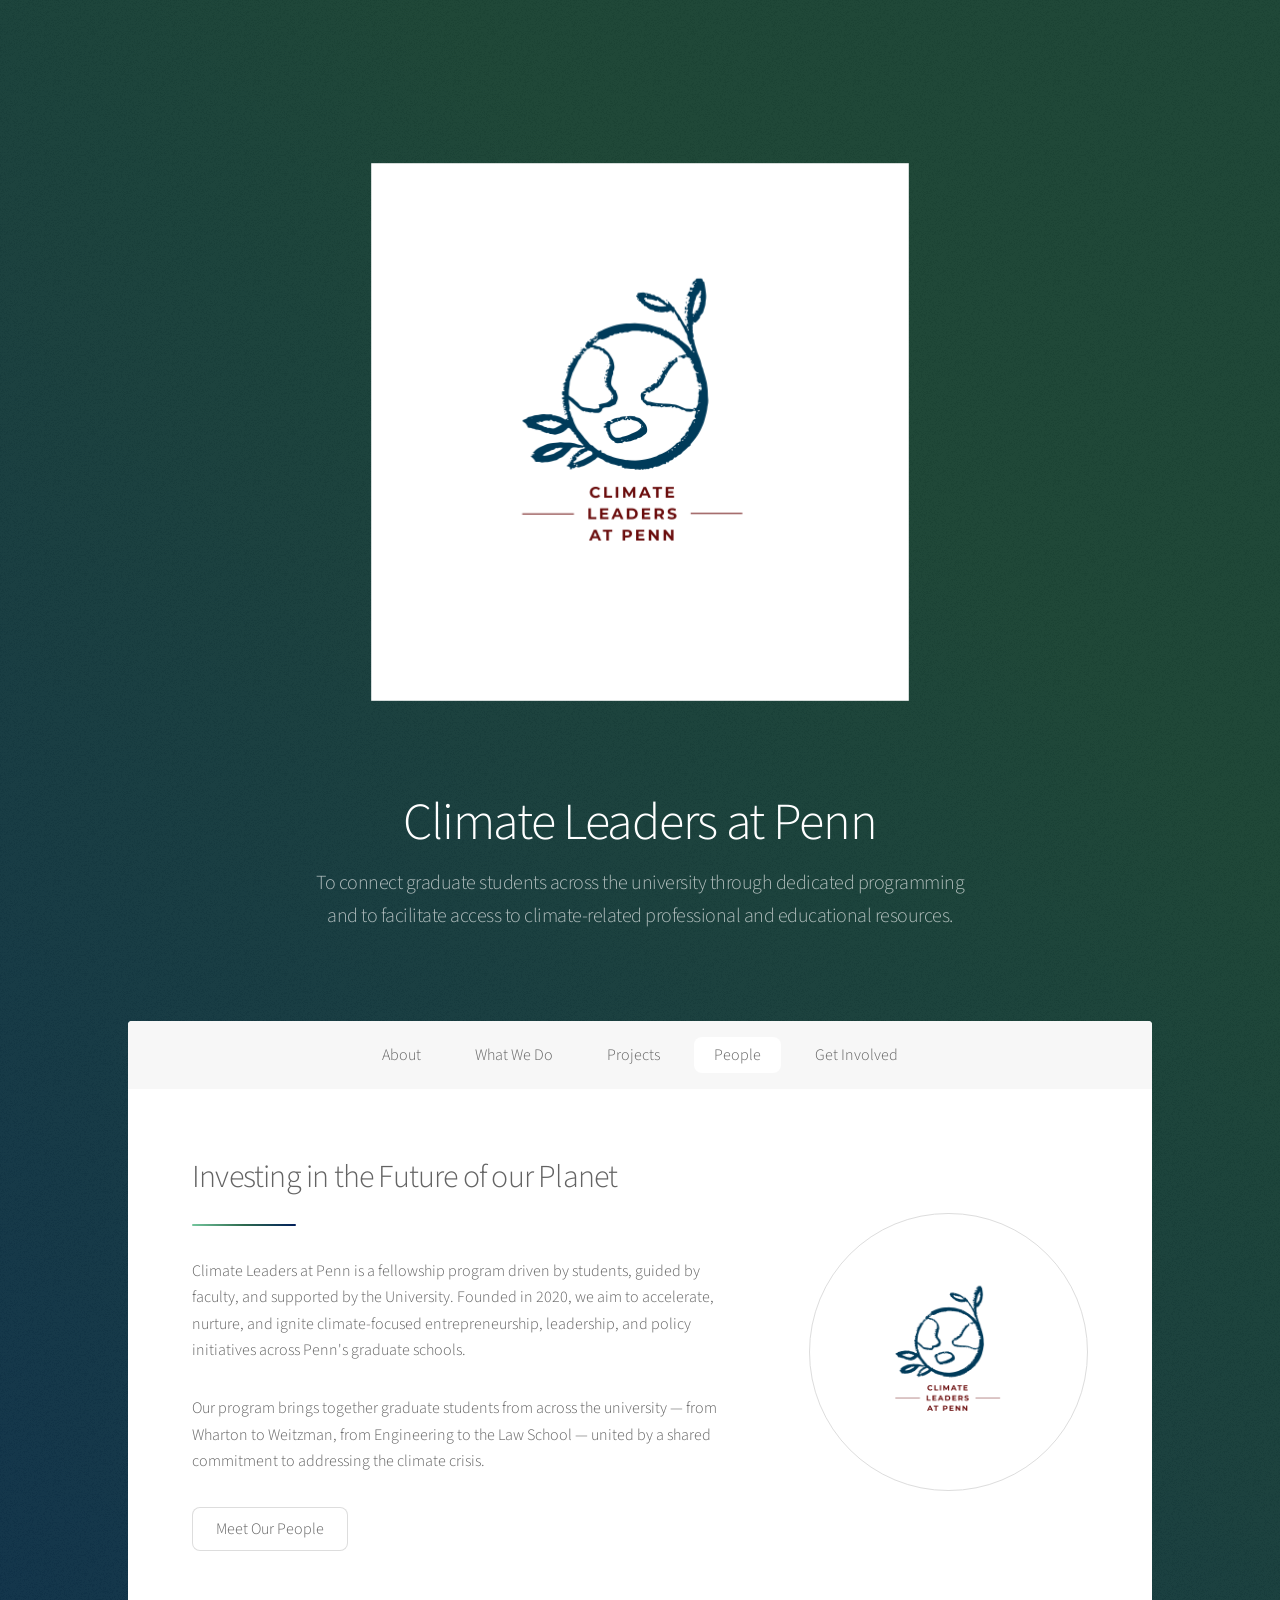
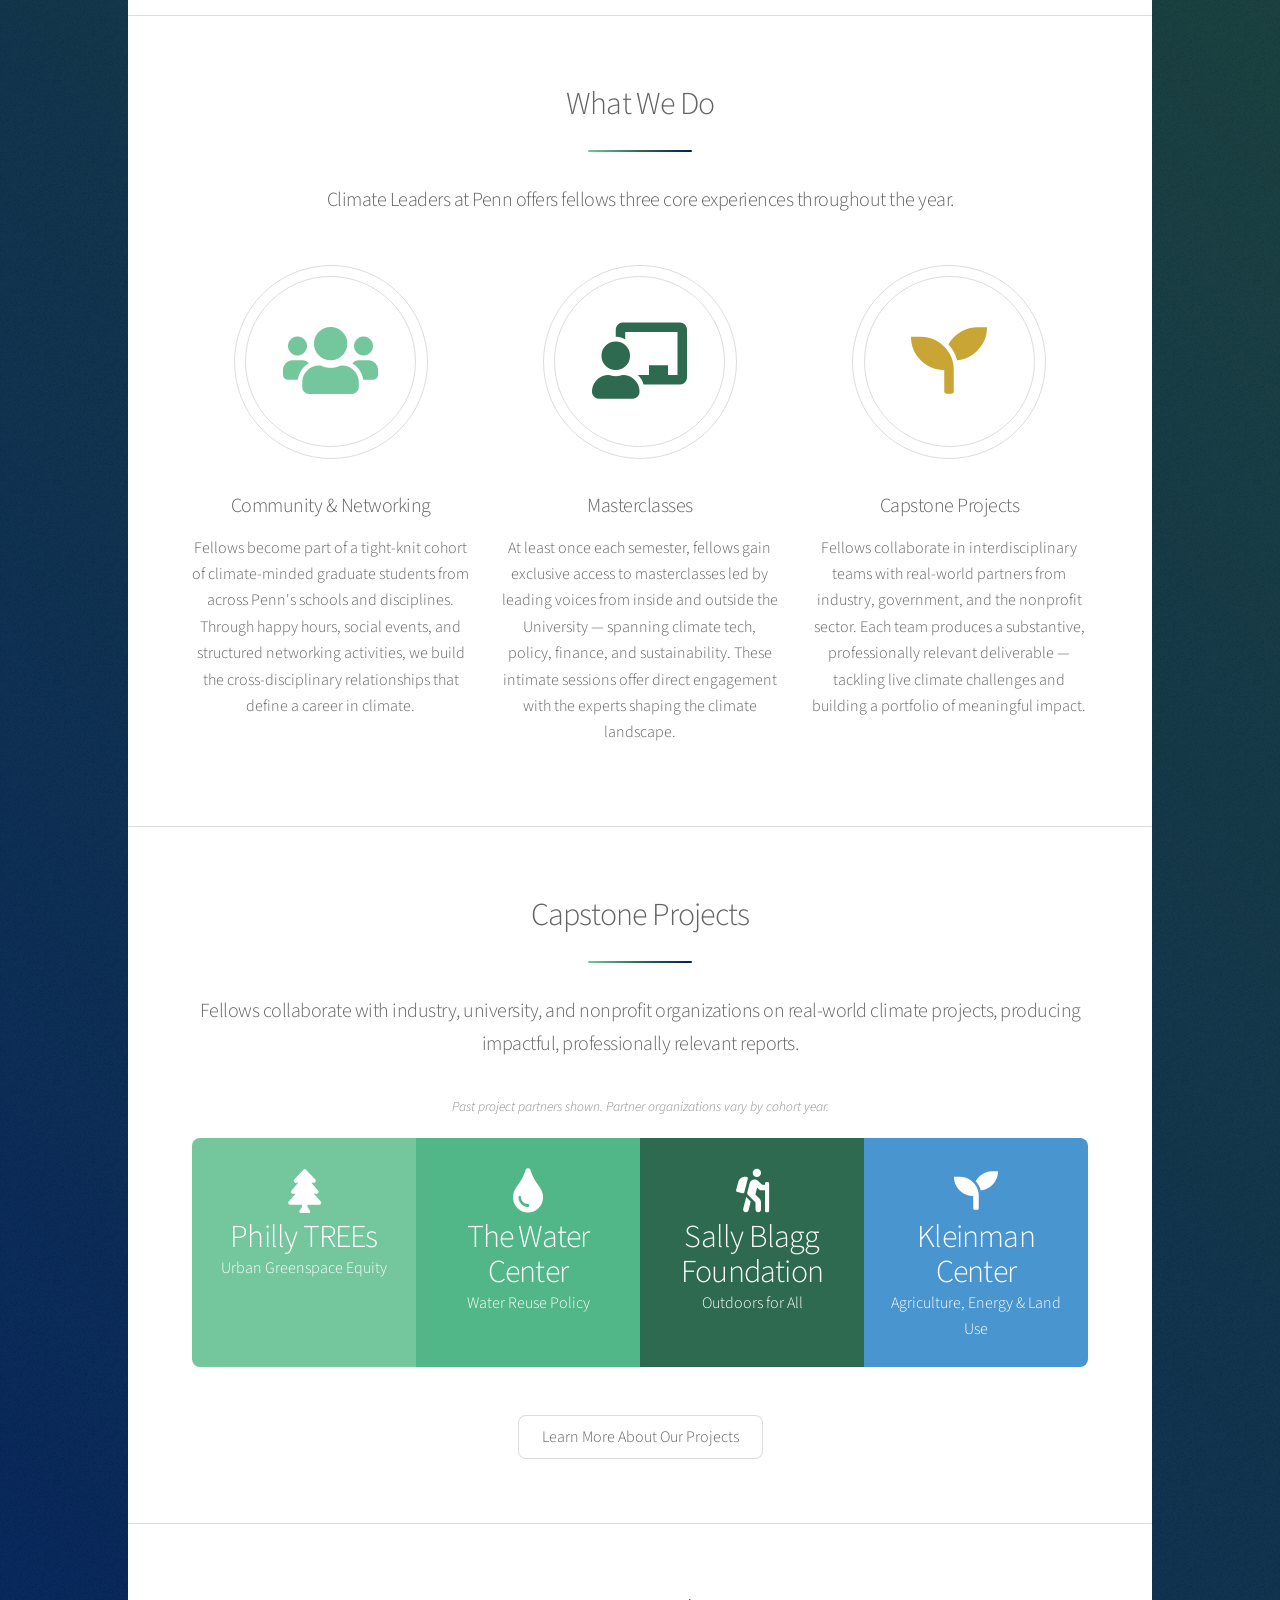
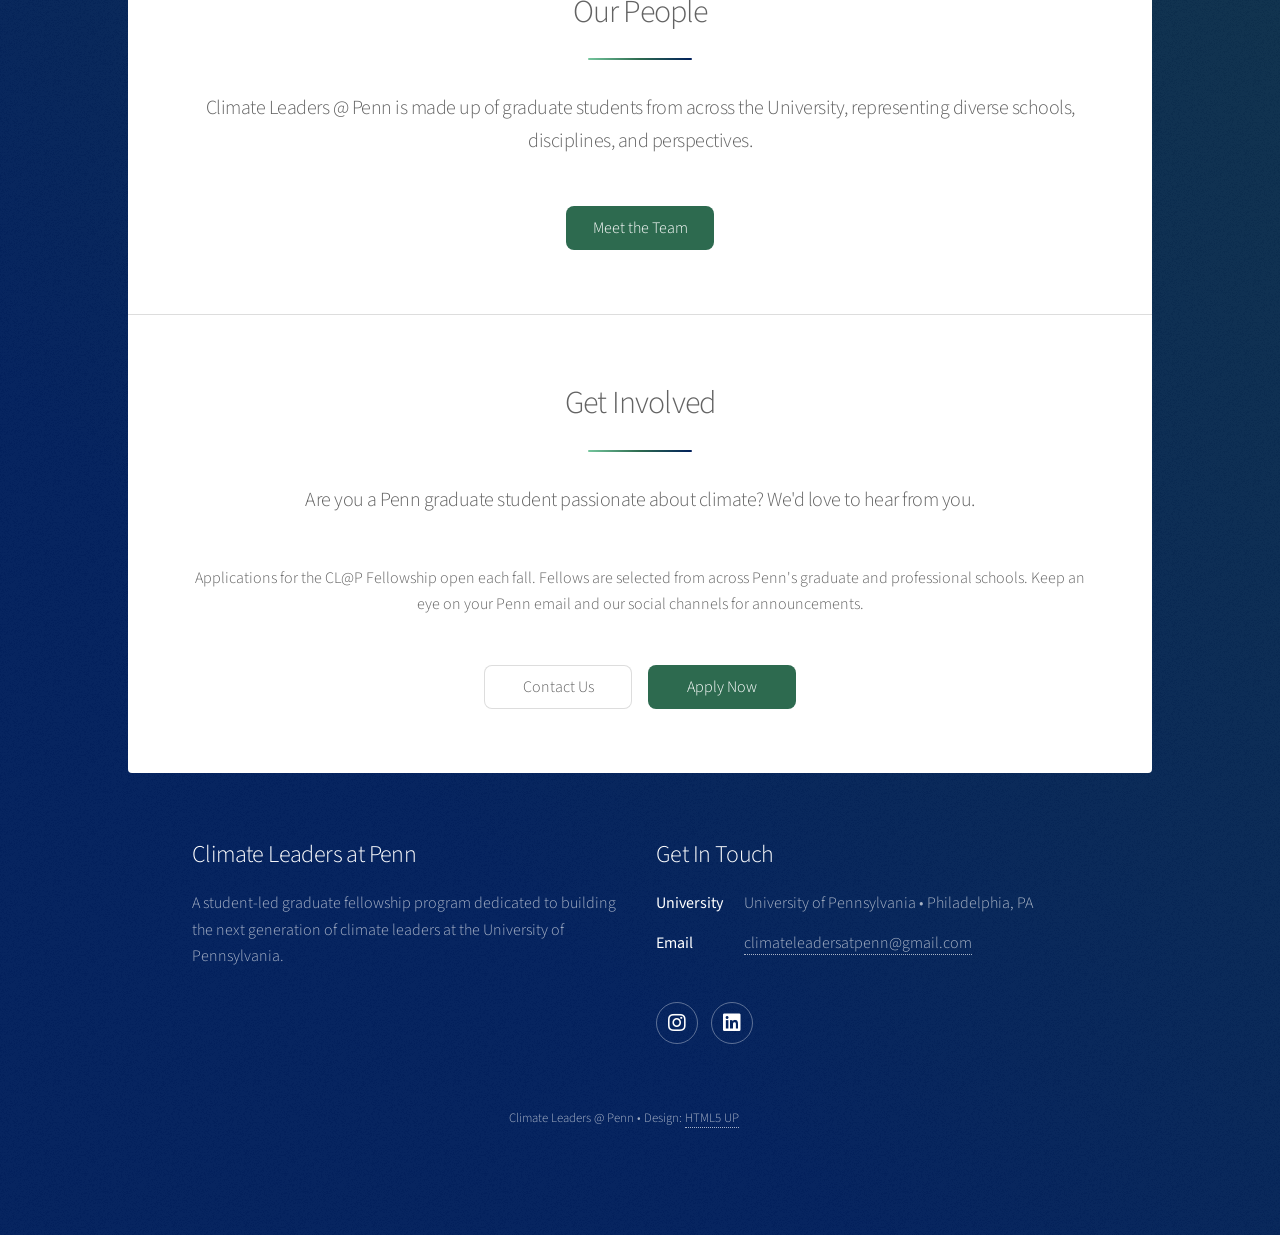
<file: index.html>
<!DOCTYPE HTML>
<html>
	<head>
		<title>Climate Leaders @ Penn</title>
		<meta charset="utf-8" />
		<meta name="viewport" content="width=device-width, initial-scale=1, user-scalable=no" />

		<!-- Favicon -->
		<link rel="icon" type="image/png" href="images/logos/Logo_Climate%20Leaders%20at%20Penn%20%281%29.png" />

		<!-- Open Graph (social sharing preview) -->
		<meta property="og:title" content="Climate Leaders @ Penn" />
		<meta property="og:description" content="A student-led graduate fellowship program dedicated to building the next generation of climate leaders at the University of Pennsylvania." />
		<meta property="og:image" content="images/logos/Logo_Climate%20Leaders%20at%20Penn%20%281%29.png" />
		<meta property="og:type" content="website" />
		<!-- TODO: add your live URL below when the site is deployed -->
		<!-- <meta property="og:url" content="https://yoursite.com" /> -->

		<link rel="stylesheet" href="assets/css/main.css" />
		<noscript><link rel="stylesheet" href="assets/css/noscript.css" /></noscript>
	</head>
	<body class="is-preload">

		<!-- Wrapper -->
		<div id="wrapper">

			<!-- Header -->
			<header id="header" class="alt">
				<span class="logo"><img src="images/logos/Logo_Climate Leaders at Penn (1).png" alt="Climate Leaders @ Penn Logo" style="width: 80%; height: 80%; object-fit: contain; border-radius: 0; transform: scale(0.80);"/></span>
				<h1>Climate Leaders at Penn</h1>
				<p>To connect graduate students across the university through dedicated programming<br />
				and to facilitate access to climate-related professional and educational resources.</p>
			</header>

			<!-- Nav -->
			<nav id="nav">
				<ul>
					<li><a href="#about" class="active">About</a></li>
					<li><a href="#what-we-do">What We Do</a></li>
					<li><a href="#projects">Projects</a></li>
					<li><a href="#people">People</a></li>
					<li><a href="#get-involved">Get Involved</a></li>
				</ul>
			</nav>

			<!-- Main -->
			<div id="main">

				<!-- About -->
				<section id="about" class="main">
					<div class="spotlight">
						<div class="content">
							<header class="major">
								<h2>Investing in the Future of our Planet</h2>
							</header>
							<p>Climate Leaders at Penn is a fellowship program driven by students, guided by faculty, 
							and supported by the University. Founded in 2020, we aim to accelerate, nurture, and 
							ignite climate-focused entrepreneurship, leadership, and policy initiatives across 
							Penn's graduate schools.</p>
							<p>Our program brings together graduate students from across the university — from 
							Wharton to Weitzman, from Engineering to the Law School — united by a shared 
							commitment to addressing the climate crisis.</p>
							<ul class="actions">
								<li><a href="people.html" class="button">Meet Our People</a></li>
							</ul>
						</div>
						<span class="image"><img src="/images/logos/Transparent_Logo_Penn Climate Leaders.png" alt="" /></span>
					</div>
				</section>

				<!-- What We Do -->
				<section id="what-we-do" class="main special">
					<header class="major">
						<h2>What We Do</h2>
						<p>Climate Leaders at Penn offers fellows three core experiences throughout the year.</p>
					</header>
					<ul class="features">
						<li>
							<span class="icon solid major style1 fa-users"></span>
							<h3>Community & Networking</h3>
							<p>Fellows become part of a tight-knit cohort of climate-minded graduate students 
							from across Penn's schools and disciplines. Through happy hours, social events, 
							and structured networking activities, we build the cross-disciplinary relationships 
							that define a career in climate.</p>
						</li>
						<li>
							<span class="icon solid major style3 fa-chalkboard-teacher"></span>
							<h3>Masterclasses</h3>
							<p>At least once each semester, fellows gain exclusive access to masterclasses 
							led by leading voices from inside and outside the University — spanning climate 
							tech, policy, finance, and sustainability. These intimate sessions offer direct 
							engagement with the experts shaping the climate landscape.</p>
						</li>
						<li>
							<span class="icon solid major style5 fa-seedling"></span>
							<h3>Capstone Projects</h3>
							<p>Fellows collaborate in interdisciplinary teams with real-world partners from 
							industry, government, and the nonprofit sector. Each team produces a substantive, 
							professionally relevant deliverable — tackling live climate challenges and building 
							a portfolio of meaningful impact.</p>
						</li>
					</ul>
				</section>

				<!-- Projects -->
				<section id="projects" class="main special">
					<header class="major">
						<h2>Capstone Projects</h2>
						<p>Fellows collaborate with industry, university, and nonprofit organizations 
						on real-world climate projects, producing impactful, professionally relevant reports.</p>
					</header>
					<p style="text-align: center; font-size: 0.85em; color: #888; font-style: italic; margin-top: -1em; margin-bottom: 1.5em;">
						Past project partners shown. Partner organizations vary by cohort year.
					</p>
					<ul class="statistics">
						<li class="style1">
							<span class="icon solid fa-tree"></span>
							<strong>Philly TREEs</strong> Urban Greenspace Equity
						</li>
						<li class="style2">
							<span class="icon solid fa-tint"></span>
							<strong>The Water Center</strong> Water Reuse Policy
						</li>
						<li class="style3">
							<span class="icon solid fa-hiking"></span>
							<strong>Sally Blagg Foundation</strong> Outdoors for All
						</li>
						<li class="style4">
							<span class="icon solid fa-seedling"></span>
							<strong>Kleinman Center</strong> Agriculture, Energy & Land Use
						</li>
					</ul>
					
					<footer class="major">
						<ul class="actions special">
							<li><a href="projects.html" class="button">Learn More About Our Projects</a></li>
						</ul>
					</footer>
				</section>

				<!-- People -->
				<section id="people" class="main special">
					<header class="major">
						<h2>Our People</h2>
						<p>Climate Leaders @ Penn is made up of graduate students from across the University, 
						representing diverse schools, disciplines, and perspectives.</p>
					</header>
					<footer class="major">
						<ul class="actions special">
							<li><a href="people.html" class="button primary">Meet the Team</a></li>
						</ul>
					</footer>
				</section>

				<!-- Get Involved -->
				<section id="get-involved" class="main special">
					<header class="major">
						<h2>Get Involved</h2>
						<p>Are you a Penn graduate student passionate about climate? We'd love to hear from you.</p>
					</header>
					<p>Applications for the CL@P Fellowship open each fall. Fellows are selected from 
					across Penn's graduate and professional schools. Keep an eye on your Penn email 
					and our social channels for announcements.</p>
					<footer class="major">
						<ul class="actions special">
							<li><a href="mailto:climateleadersatpenn@gmail.com" class="button">Contact Us</a></li>
							<li><a href="https://docs.google.com/forms/d/e/1FAIpQLScOTftXTuz4ESFOkREMDlf5i7E2rI-2eneLniFfNboWiPlpFA/viewform?usp=header" class="button primary" target="_blank">Apply Now</a></li>
						</ul>
					</footer>
				</section>

			</div>

			<!-- Footer -->
			<footer id="footer">
				<section>
					<h2>Climate Leaders at Penn</h2>
					<p>A student-led graduate fellowship program dedicated to building 
					the next generation of climate leaders at the University of Pennsylvania.</p>
				</section>
				<section>
					<h2>Get In Touch</h2>
					<dl class="alt">
						<dt>University</dt>
						<dd>University of Pennsylvania &bull; Philadelphia, PA</dd>
						<dt>Email</dt>
						<dd><a href="mailto:climateleadersatpenn@gmail.com">climateleadersatpenn@gmail.com</a></dd>
					</dl>
					<ul class="icons">
						<li><a href="https://www.instagram.com/climateleadersatpenn/" class="icon brands fa-instagram alt"><span class="label">Instagram</span></a></li>
						<li><a href="https://www.linkedin.com/company/climate-leaders-penn/" class="icon brands fa-linkedin alt"><span class="label">LinkedIn</span></a></li>
					</ul>
				</section>
				<p class="copyright">Climate Leaders @ Penn &bull; Design: <a href="https://html5up.net">HTML5 UP</a></p>
			</footer>

		</div>

		<!-- Scripts -->
		<script src="assets/js/jquery.min.js"></script>
		<script src="assets/js/jquery.scrollex.min.js"></script>
		<script src="assets/js/jquery.scrolly.min.js"></script>
		<script src="assets/js/browser.min.js"></script>
		<script src="assets/js/breakpoints.min.js"></script>
		<script src="assets/js/util.js"></script>
		<script src="assets/js/main.js"></script>

	</body>
</html>
</file>
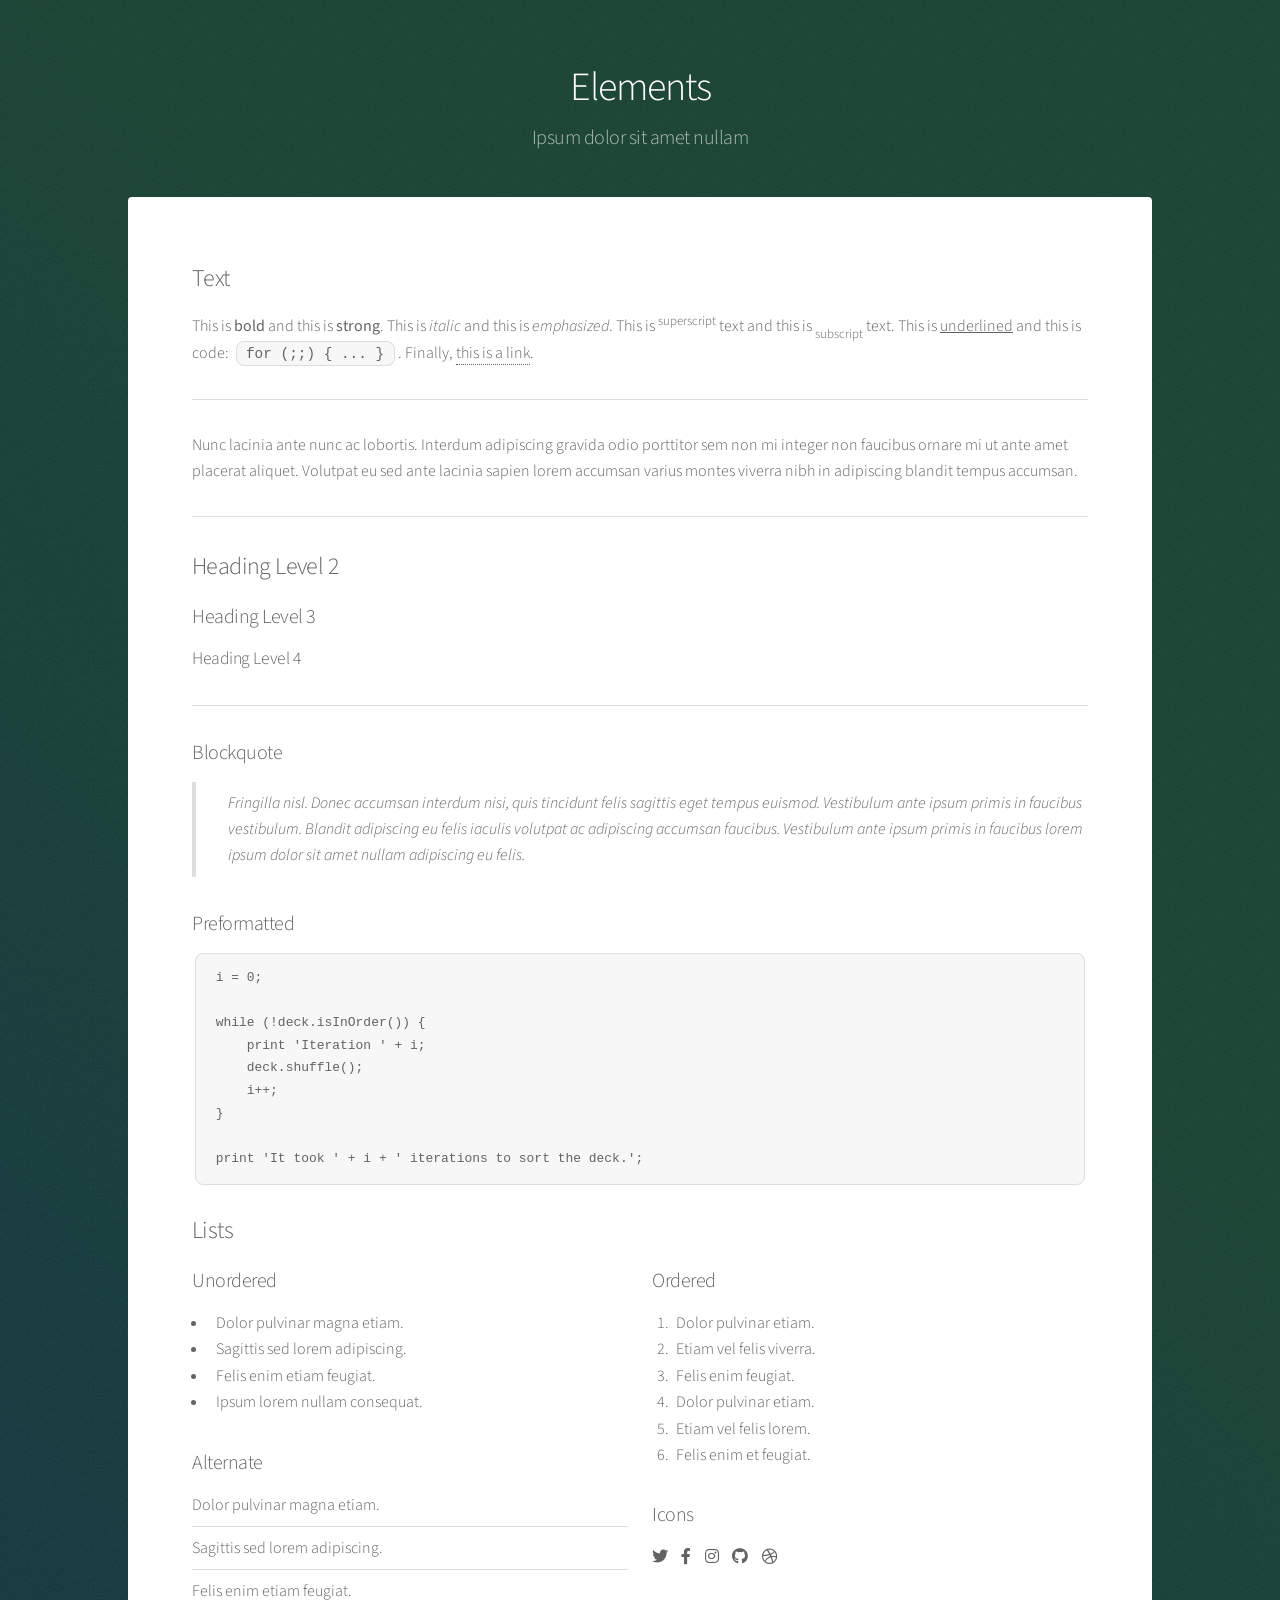
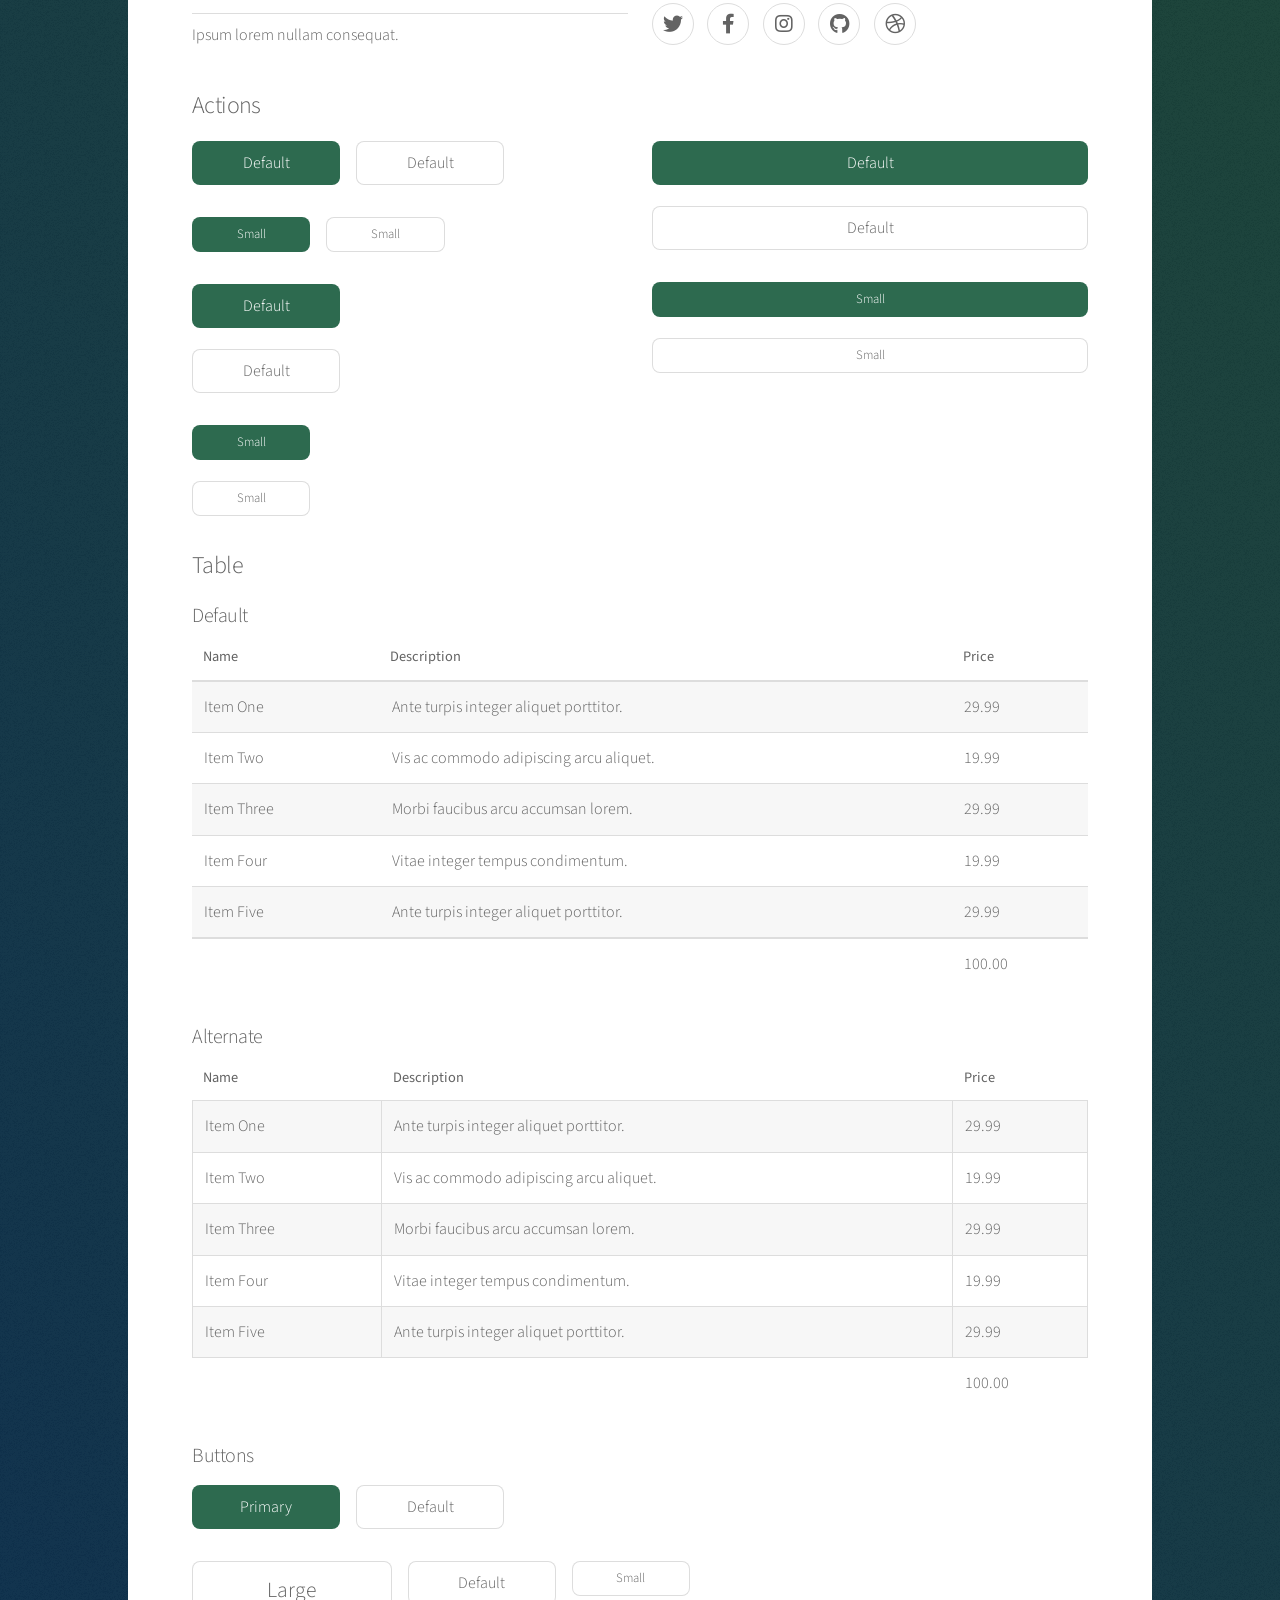
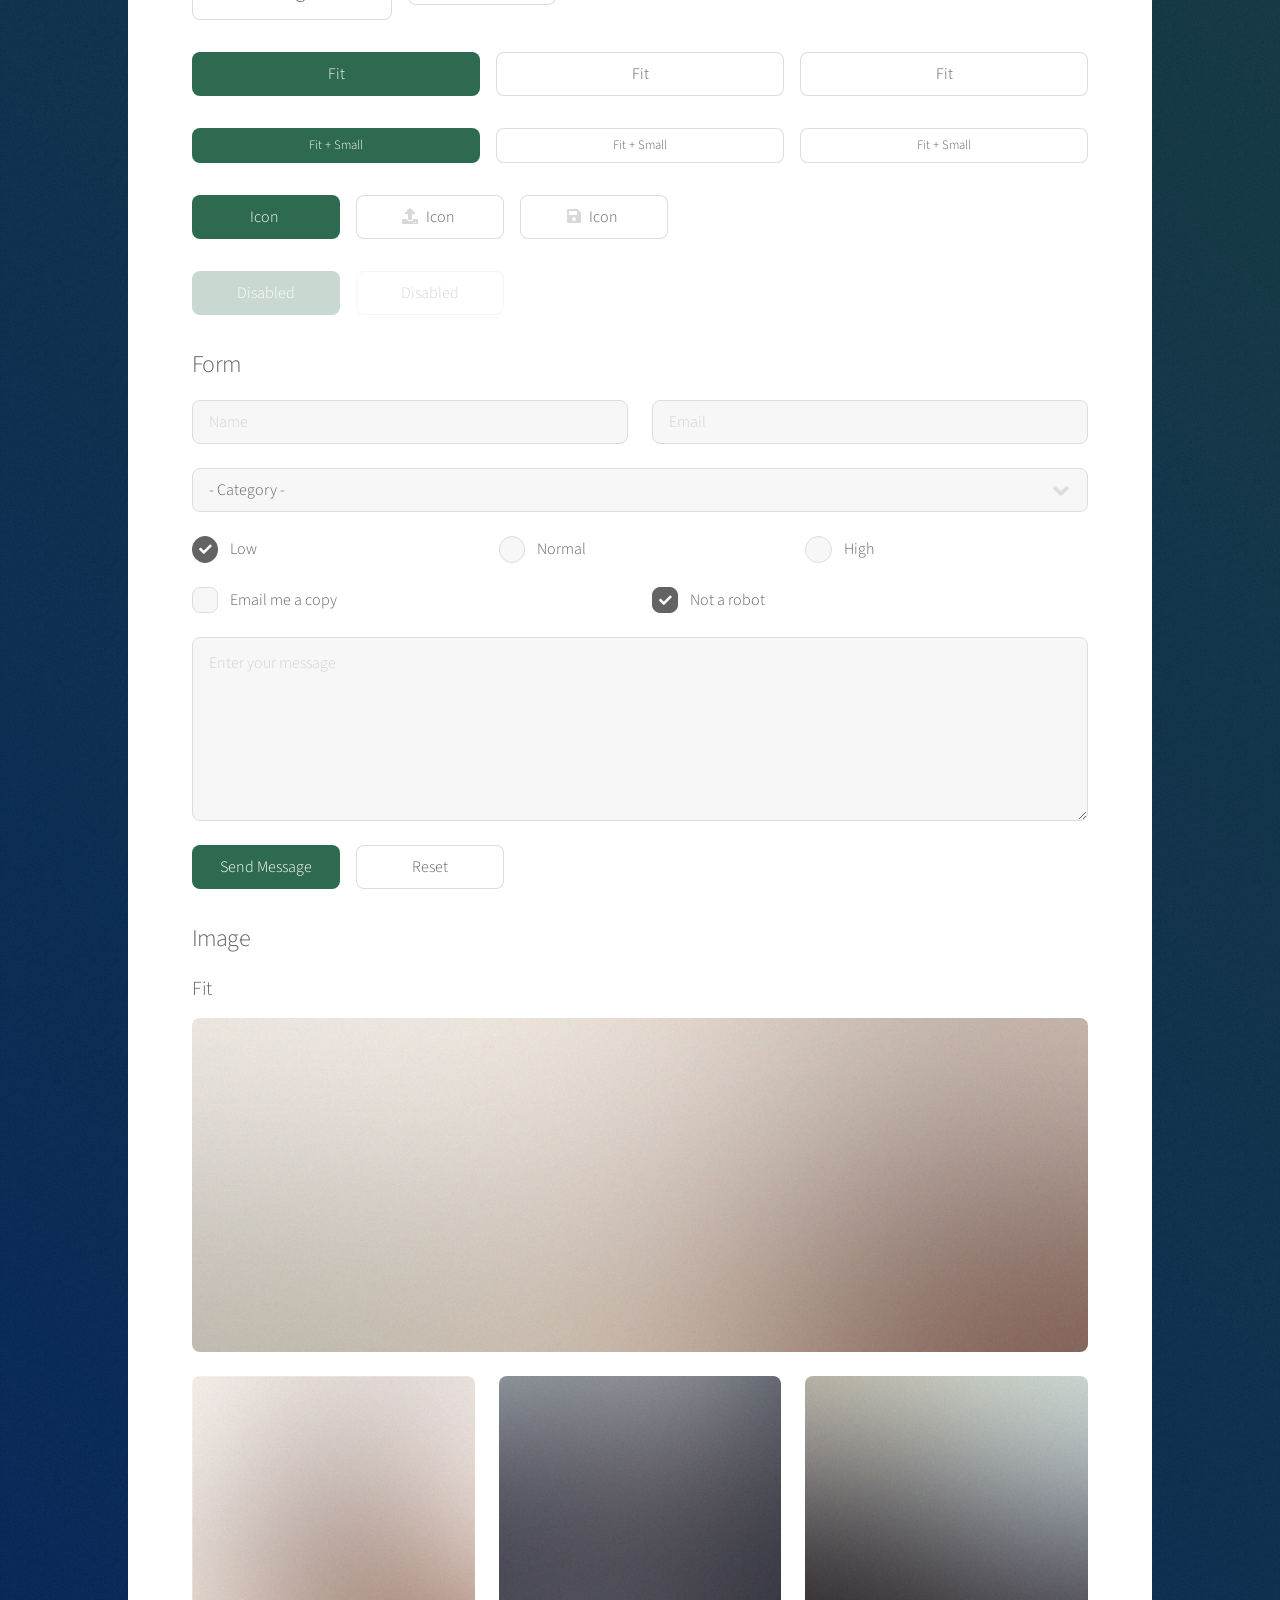
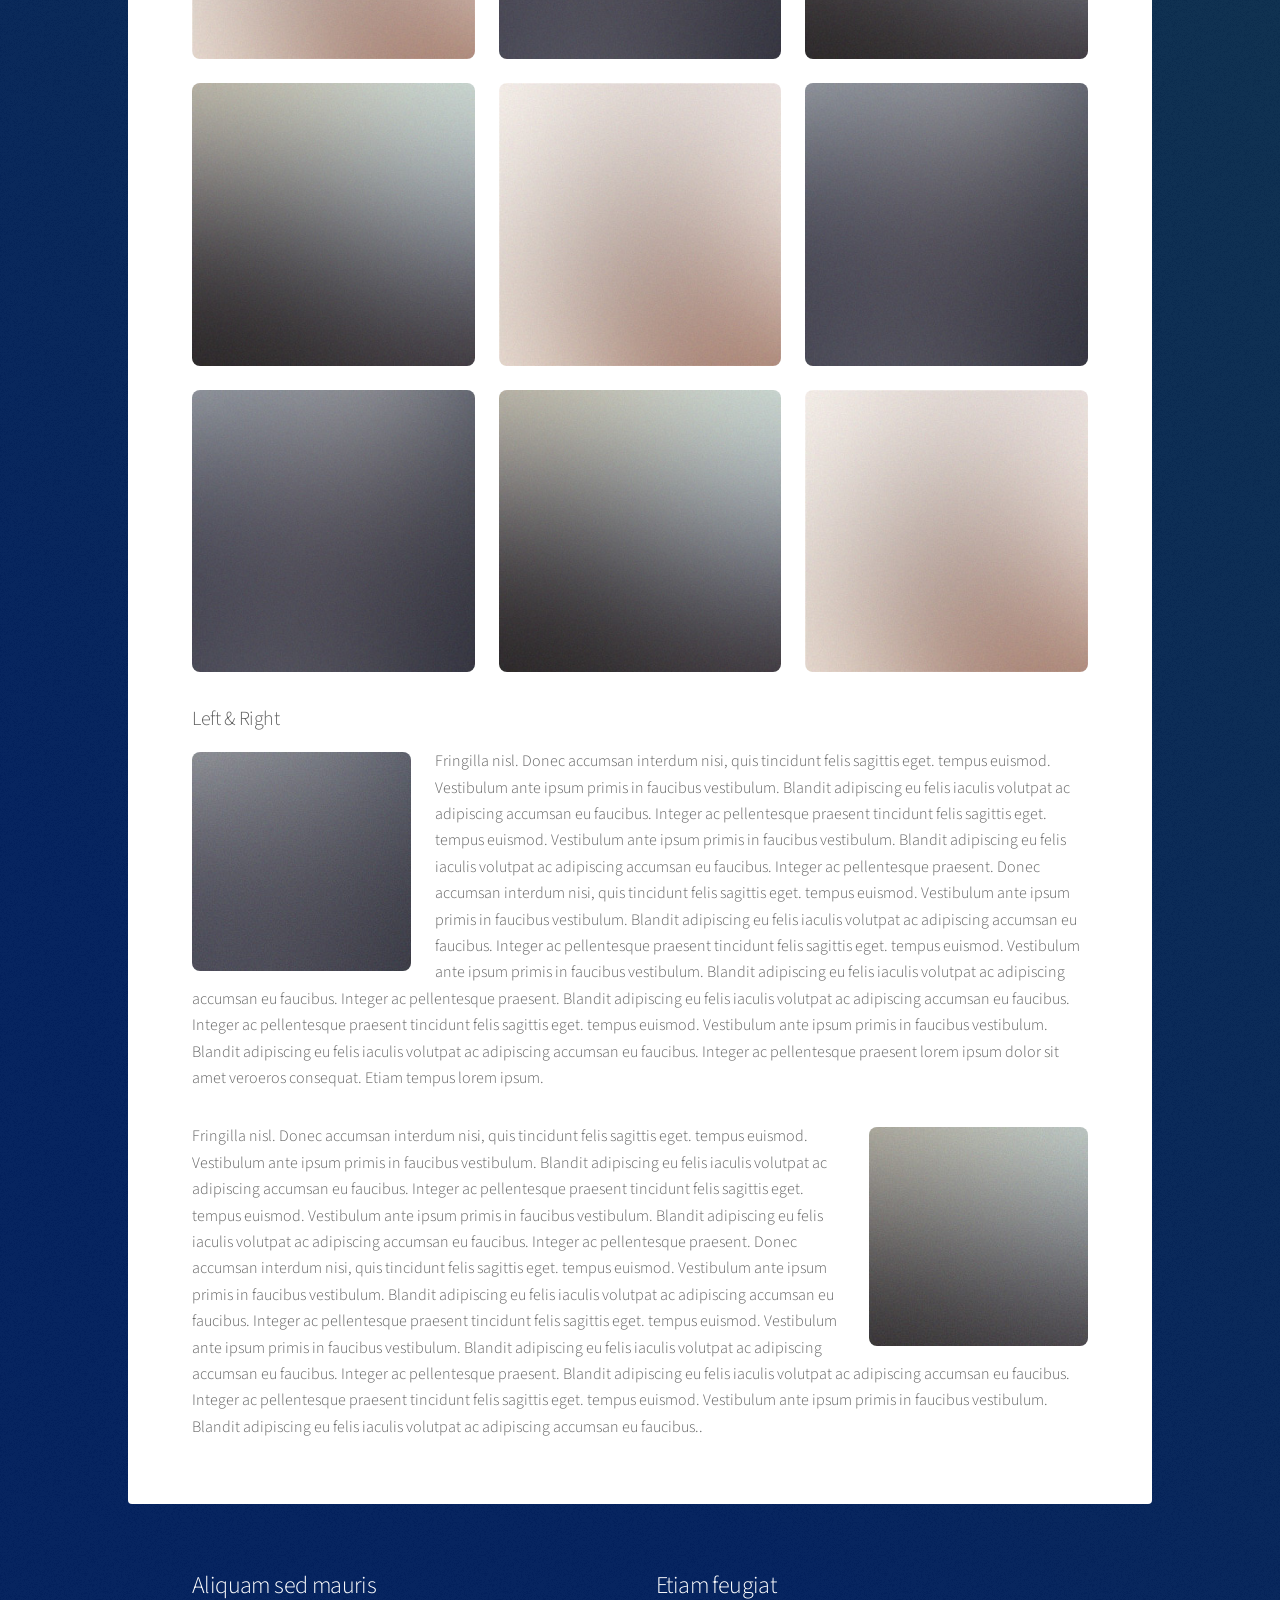
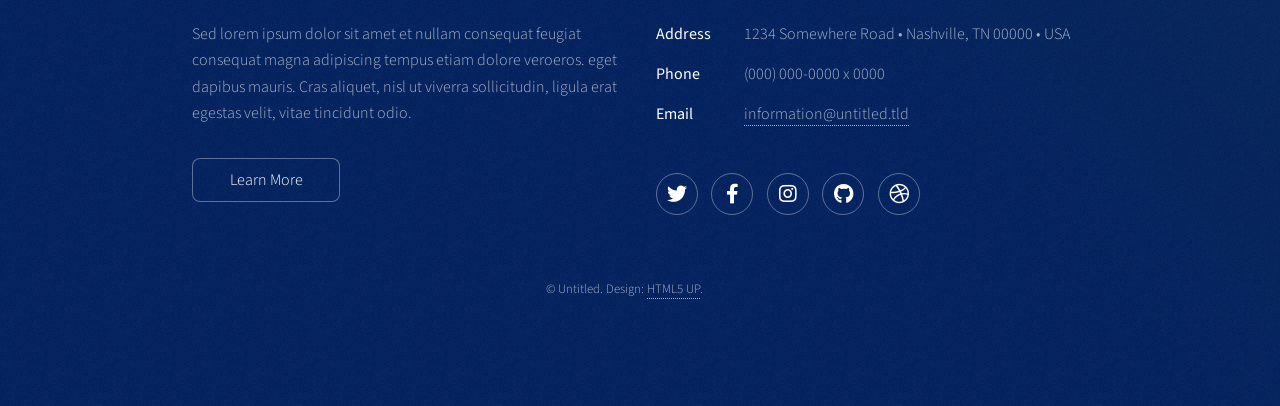
<file: elements.html>
<!DOCTYPE HTML>
<!--
	Stellar by HTML5 UP
	html5up.net | @ajlkn
	Free for personal and commercial use under the CCA 3.0 license (html5up.net/license)
-->
<html>
	<head>
		<title>Elements - Stellar by HTML5 UP</title>
		<meta charset="utf-8" />
		<meta name="viewport" content="width=device-width, initial-scale=1, user-scalable=no" />
		<link rel="stylesheet" href="assets/css/main.css" />
		<noscript><link rel="stylesheet" href="assets/css/noscript.css" /></noscript>
	</head>
	<body class="is-preload">

		<!-- Wrapper -->
			<div id="wrapper">

				<!-- Header -->
					<header id="header">
						<h1>Elements</h1>
						<p>Ipsum dolor sit amet nullam</p>
					</header>

				<!-- Main -->
					<div id="main">

						<!-- Content -->
							<section id="content" class="main">

								<!-- Text -->
									<section>
										<h2>Text</h2>
										<p>This is <b>bold</b> and this is <strong>strong</strong>. This is <i>italic</i> and this is <em>emphasized</em>.
										This is <sup>superscript</sup> text and this is <sub>subscript</sub> text.
										This is <u>underlined</u> and this is code: <code>for (;;) { ... }</code>. Finally, <a href="#">this is a link</a>.</p>
										<hr />
										<p>Nunc lacinia ante nunc ac lobortis. Interdum adipiscing gravida odio porttitor sem non mi integer non faucibus ornare mi ut ante amet placerat aliquet. Volutpat eu sed ante lacinia sapien lorem accumsan varius montes viverra nibh in adipiscing blandit tempus accumsan.</p>
										<hr />
										<h2>Heading Level 2</h2>
										<h3>Heading Level 3</h3>
										<h4>Heading Level 4</h4>
										<hr />
										<h3>Blockquote</h3>
										<blockquote>Fringilla nisl. Donec accumsan interdum nisi, quis tincidunt felis sagittis eget tempus euismod. Vestibulum ante ipsum primis in faucibus vestibulum. Blandit adipiscing eu felis iaculis volutpat ac adipiscing accumsan faucibus. Vestibulum ante ipsum primis in faucibus lorem ipsum dolor sit amet nullam adipiscing eu felis.</blockquote>
										<h3>Preformatted</h3>
										<pre><code>i = 0;

while (!deck.isInOrder()) {
    print 'Iteration ' + i;
    deck.shuffle();
    i++;
}

print 'It took ' + i + ' iterations to sort the deck.';</code></pre>
									</section>

								<!-- Lists -->
									<section>
										<h2>Lists</h2>
										<div class="row">
											<div class="col-6 col-12-medium">
												<h3>Unordered</h3>
												<ul>
													<li>Dolor pulvinar magna etiam.</li>
													<li>Sagittis sed lorem adipiscing.</li>
													<li>Felis enim etiam feugiat.</li>
													<li>Ipsum lorem nullam consequat.</li>
												</ul>
												<h3>Alternate</h3>
												<ul class="alt">
													<li>Dolor pulvinar magna etiam.</li>
													<li>Sagittis sed lorem adipiscing.</li>
													<li>Felis enim etiam feugiat.</li>
													<li>Ipsum lorem nullam consequat.</li>
												</ul>
											</div>
											<div class="col-6 col-12-medium">
												<h3>Ordered</h3>
												<ol>
													<li>Dolor pulvinar etiam.</li>
													<li>Etiam vel felis viverra.</li>
													<li>Felis enim feugiat.</li>
													<li>Dolor pulvinar etiam.</li>
													<li>Etiam vel felis lorem.</li>
													<li>Felis enim et feugiat.</li>
												</ol>
												<h3>Icons</h3>
												<ul class="icons">
													<li><a href="#" class="icon brands fa-twitter"><span class="label">Twitter</span></a></li>
													<li><a href="#" class="icon brands fa-facebook-f"><span class="label">Facebook</span></a></li>
													<li><a href="#" class="icon brands fa-instagram"><span class="label">Instagram</span></a></li>
													<li><a href="#" class="icon brands fa-github"><span class="label">GitHub</span></a></li>
													<li><a href="#" class="icon brands fa-dribbble"><span class="label">Dribbble</span></a></li>
												</ul>
												<ul class="icons">
													<li><a href="#" class="icon brands alt fa-twitter"><span class="label">Twitter</span></a></li>
													<li><a href="#" class="icon brands alt fa-facebook-f"><span class="label">Facebook</span></a></li>
													<li><a href="#" class="icon brands alt fa-instagram"><span class="label">Instagram</span></a></li>
													<li><a href="#" class="icon brands alt fa-github"><span class="label">GitHub</span></a></li>
													<li><a href="#" class="icon brands alt fa-dribbble"><span class="label">Dribbble</span></a></li>
												</ul>
											</div>
										</div>
										<h2>Actions</h2>
										<div class="row">
											<div class="col-6 col-12-medium">
												<ul class="actions">
													<li><a href="#" class="button primary">Default</a></li>
													<li><a href="#" class="button">Default</a></li>
												</ul>
												<ul class="actions small">
													<li><a href="#" class="button primary small">Small</a></li>
													<li><a href="#" class="button small">Small</a></li>
												</ul>
												<ul class="actions stacked">
													<li><a href="#" class="button primary">Default</a></li>
													<li><a href="#" class="button">Default</a></li>
												</ul>
												<ul class="actions stacked">
													<li><a href="#" class="button primary small">Small</a></li>
													<li><a href="#" class="button small">Small</a></li>
												</ul>
											</div>
											<div class="col-6 col-12-medium">
												<ul class="actions stacked">
													<li><a href="#" class="button primary fit">Default</a></li>
													<li><a href="#" class="button fit">Default</a></li>
												</ul>
												<ul class="actions stacked">
													<li><a href="#" class="button primary small fit">Small</a></li>
													<li><a href="#" class="button small fit">Small</a></li>
												</ul>
											</div>
										</div>
									</section>

								<!-- Table -->
									<section>
										<h2>Table</h2>
										<h3>Default</h3>
										<div class="table-wrapper">
											<table>
												<thead>
													<tr>
														<th>Name</th>
														<th>Description</th>
														<th>Price</th>
													</tr>
												</thead>
												<tbody>
													<tr>
														<td>Item One</td>
														<td>Ante turpis integer aliquet porttitor.</td>
														<td>29.99</td>
													</tr>
													<tr>
														<td>Item Two</td>
														<td>Vis ac commodo adipiscing arcu aliquet.</td>
														<td>19.99</td>
													</tr>
													<tr>
														<td>Item Three</td>
														<td> Morbi faucibus arcu accumsan lorem.</td>
														<td>29.99</td>
													</tr>
													<tr>
														<td>Item Four</td>
														<td>Vitae integer tempus condimentum.</td>
														<td>19.99</td>
													</tr>
													<tr>
														<td>Item Five</td>
														<td>Ante turpis integer aliquet porttitor.</td>
														<td>29.99</td>
													</tr>
												</tbody>
												<tfoot>
													<tr>
														<td colspan="2"></td>
														<td>100.00</td>
													</tr>
												</tfoot>
											</table>
										</div>

										<h3>Alternate</h3>
										<div class="table-wrapper">
											<table class="alt">
												<thead>
													<tr>
														<th>Name</th>
														<th>Description</th>
														<th>Price</th>
													</tr>
												</thead>
												<tbody>
													<tr>
														<td>Item One</td>
														<td>Ante turpis integer aliquet porttitor.</td>
														<td>29.99</td>
													</tr>
													<tr>
														<td>Item Two</td>
														<td>Vis ac commodo adipiscing arcu aliquet.</td>
														<td>19.99</td>
													</tr>
													<tr>
														<td>Item Three</td>
														<td> Morbi faucibus arcu accumsan lorem.</td>
														<td>29.99</td>
													</tr>
													<tr>
														<td>Item Four</td>
														<td>Vitae integer tempus condimentum.</td>
														<td>19.99</td>
													</tr>
													<tr>
														<td>Item Five</td>
														<td>Ante turpis integer aliquet porttitor.</td>
														<td>29.99</td>
													</tr>
												</tbody>
												<tfoot>
													<tr>
														<td colspan="2"></td>
														<td>100.00</td>
													</tr>
												</tfoot>
											</table>
										</div>
									</section>

								<!-- Buttons -->
									<section>
										<h3>Buttons</h3>
										<ul class="actions">
											<li><a href="#" class="button primary">Primary</a></li>
											<li><a href="#" class="button">Default</a></li>
										</ul>
										<ul class="actions">
											<li><a href="#" class="button large">Large</a></li>
											<li><a href="#" class="button">Default</a></li>
											<li><a href="#" class="button small">Small</a></li>
										</ul>
										<ul class="actions fit">
											<li><a href="#" class="button primary fit">Fit</a></li>
											<li><a href="#" class="button fit">Fit</a></li>
											<li><a href="#" class="button fit">Fit</a></li>
										</ul>
										<ul class="actions fit small">
											<li><a href="#" class="button primary fit small">Fit + Small</a></li>
											<li><a href="#" class="button fit small">Fit + Small</a></li>
											<li><a href="#" class="button fit small">Fit + Small</a></li>
										</ul>
										<ul class="actions">
											<li><a href="#" class="button primary icon solidfa-download">Icon</a></li>
											<li><a href="#" class="button icon solid fa-upload">Icon</a></li>
											<li><a href="#" class="button icon solid fa-save">Icon</a></li>
										</ul>
										<ul class="actions">
											<li><span class="button primary disabled">Disabled</span></li>
											<li><span class="button disabled">Disabled</span></li>
										</ul>
									</section>

								<!-- Form -->
									<section>
										<h2>Form</h2>
										<form method="post" action="#">
											<div class="row gtr-uniform">
												<div class="col-6 col-12-xsmall">
													<input type="text" name="demo-name" id="demo-name" value="" placeholder="Name" />
												</div>
												<div class="col-6 col-12-xsmall">
													<input type="email" name="demo-email" id="demo-email" value="" placeholder="Email" />
												</div>
												<div class="col-12">
													<select name="demo-category" id="demo-category">
														<option value="">- Category -</option>
														<option value="1">Manufacturing</option>
														<option value="1">Shipping</option>
														<option value="1">Administration</option>
														<option value="1">Human Resources</option>
													</select>
												</div>
												<div class="col-4 col-12-small">
													<input type="radio" id="demo-priority-low" name="demo-priority" checked>
													<label for="demo-priority-low">Low</label>
												</div>
												<div class="col-4 col-12-small">
													<input type="radio" id="demo-priority-normal" name="demo-priority">
													<label for="demo-priority-normal">Normal</label>
												</div>
												<div class="col-4 col-12-small">
													<input type="radio" id="demo-priority-high" name="demo-priority">
													<label for="demo-priority-high">High</label>
												</div>
												<div class="col-6 col-12-small">
													<input type="checkbox" id="demo-copy" name="demo-copy">
													<label for="demo-copy">Email me a copy</label>
												</div>
												<div class="col-6 col-12-small">
													<input type="checkbox" id="demo-human" name="demo-human" checked>
													<label for="demo-human">Not a robot</label>
												</div>
												<div class="col-12">
													<textarea name="demo-message" id="demo-message" placeholder="Enter your message" rows="6"></textarea>
												</div>
												<div class="col-12">
													<ul class="actions">
														<li><input type="submit" value="Send Message" class="primary" /></li>
														<li><input type="reset" value="Reset" /></li>
													</ul>
												</div>
											</div>
										</form>
									</section>

								<!-- Image -->
									<section>
										<h2>Image</h2>
										<h3>Fit</h3>
										<div class="box alt">
											<div class="row gtr-uniform">
												<div class="col-12"><span class="image fit"><img src="images/pic04.jpg" alt="" /></span></div>
												<div class="col-4"><span class="image fit"><img src="images/pic01.jpg" alt="" /></span></div>
												<div class="col-4"><span class="image fit"><img src="images/pic02.jpg" alt="" /></span></div>
												<div class="col-4"><span class="image fit"><img src="images/pic03.jpg" alt="" /></span></div>
												<div class="col-4"><span class="image fit"><img src="images/pic03.jpg" alt="" /></span></div>
												<div class="col-4"><span class="image fit"><img src="images/pic01.jpg" alt="" /></span></div>
												<div class="col-4"><span class="image fit"><img src="images/pic02.jpg" alt="" /></span></div>
												<div class="col-4"><span class="image fit"><img src="images/pic02.jpg" alt="" /></span></div>
												<div class="col-4"><span class="image fit"><img src="images/pic03.jpg" alt="" /></span></div>
												<div class="col-4"><span class="image fit"><img src="images/pic01.jpg" alt="" /></span></div>
											</div>
										</div>
										<h3>Left &amp; Right</h3>
										<p><span class="image left"><img src="images/pic05.jpg" alt="" /></span>Fringilla nisl. Donec accumsan interdum nisi, quis tincidunt felis sagittis eget. tempus euismod. Vestibulum ante ipsum primis in faucibus vestibulum. Blandit adipiscing eu felis iaculis volutpat ac adipiscing accumsan eu faucibus. Integer ac pellentesque praesent tincidunt felis sagittis eget. tempus euismod. Vestibulum ante ipsum primis in faucibus vestibulum. Blandit adipiscing eu felis iaculis volutpat ac adipiscing accumsan eu faucibus. Integer ac pellentesque praesent. Donec accumsan interdum nisi, quis tincidunt felis sagittis eget. tempus euismod. Vestibulum ante ipsum primis in faucibus vestibulum. Blandit adipiscing eu felis iaculis volutpat ac adipiscing accumsan eu faucibus. Integer ac pellentesque praesent tincidunt felis sagittis eget. tempus euismod. Vestibulum ante ipsum primis in faucibus vestibulum. Blandit adipiscing eu felis iaculis volutpat ac adipiscing accumsan eu faucibus. Integer ac pellentesque praesent. Blandit adipiscing eu felis iaculis volutpat ac adipiscing accumsan eu faucibus. Integer ac pellentesque praesent tincidunt felis sagittis eget. tempus euismod. Vestibulum ante ipsum primis in faucibus vestibulum. Blandit adipiscing eu felis iaculis volutpat ac adipiscing accumsan eu faucibus. Integer ac pellentesque praesent lorem ipsum dolor sit amet veroeros consequat. Etiam tempus lorem ipsum.</p>
										<p><span class="image right"><img src="images/pic06.jpg" alt="" /></span>Fringilla nisl. Donec accumsan interdum nisi, quis tincidunt felis sagittis eget. tempus euismod. Vestibulum ante ipsum primis in faucibus vestibulum. Blandit adipiscing eu felis iaculis volutpat ac adipiscing accumsan eu faucibus. Integer ac pellentesque praesent tincidunt felis sagittis eget. tempus euismod. Vestibulum ante ipsum primis in faucibus vestibulum. Blandit adipiscing eu felis iaculis volutpat ac adipiscing accumsan eu faucibus. Integer ac pellentesque praesent. Donec accumsan interdum nisi, quis tincidunt felis sagittis eget. tempus euismod. Vestibulum ante ipsum primis in faucibus vestibulum. Blandit adipiscing eu felis iaculis volutpat ac adipiscing accumsan eu faucibus. Integer ac pellentesque praesent tincidunt felis sagittis eget. tempus euismod. Vestibulum ante ipsum primis in faucibus vestibulum. Blandit adipiscing eu felis iaculis volutpat ac adipiscing accumsan eu faucibus. Integer ac pellentesque praesent. Blandit adipiscing eu felis iaculis volutpat ac adipiscing accumsan eu faucibus. Integer ac pellentesque praesent tincidunt felis sagittis eget. tempus euismod. Vestibulum ante ipsum primis in faucibus vestibulum. Blandit adipiscing eu felis iaculis volutpat ac adipiscing accumsan eu faucibus..</p>
									</section>

							</section>

					</div>

				<!-- Footer -->
					<footer id="footer">
						<section>
							<h2>Aliquam sed mauris</h2>
							<p>Sed lorem ipsum dolor sit amet et nullam consequat feugiat consequat magna adipiscing tempus etiam dolore veroeros. eget dapibus mauris. Cras aliquet, nisl ut viverra sollicitudin, ligula erat egestas velit, vitae tincidunt odio.</p>
							<ul class="actions">
								<li><a href="#" class="button">Learn More</a></li>
							</ul>
						</section>
						<section>
							<h2>Etiam feugiat</h2>
							<dl class="alt">
								<dt>Address</dt>
								<dd>1234 Somewhere Road &bull; Nashville, TN 00000 &bull; USA</dd>
								<dt>Phone</dt>
								<dd>(000) 000-0000 x 0000</dd>
								<dt>Email</dt>
								<dd><a href="#">information@untitled.tld</a></dd>
							</dl>
							<ul class="icons">
								<li><a href="#" class="icon brands fa-twitter alt"><span class="label">Twitter</span></a></li>
								<li><a href="#" class="icon brands fa-facebook-f alt"><span class="label">Facebook</span></a></li>
								<li><a href="#" class="icon brands fa-instagram alt"><span class="label">Instagram</span></a></li>
								<li><a href="#" class="icon brands fa-github alt"><span class="label">GitHub</span></a></li>
								<li><a href="#" class="icon brands fa-dribbble alt"><span class="label">Dribbble</span></a></li>
							</ul>
						</section>
						<p class="copyright">&copy; Untitled. Design: <a href="https://html5up.net">HTML5 UP</a>.</p>
					</footer>

			</div>

		<!-- Scripts -->
			<script src="assets/js/jquery.min.js"></script>
			<script src="assets/js/jquery.scrollex.min.js"></script>
			<script src="assets/js/jquery.scrolly.min.js"></script>
			<script src="assets/js/browser.min.js"></script>
			<script src="assets/js/breakpoints.min.js"></script>
			<script src="assets/js/util.js"></script>
			<script src="assets/js/main.js"></script>

	</body>
</html>
</file>
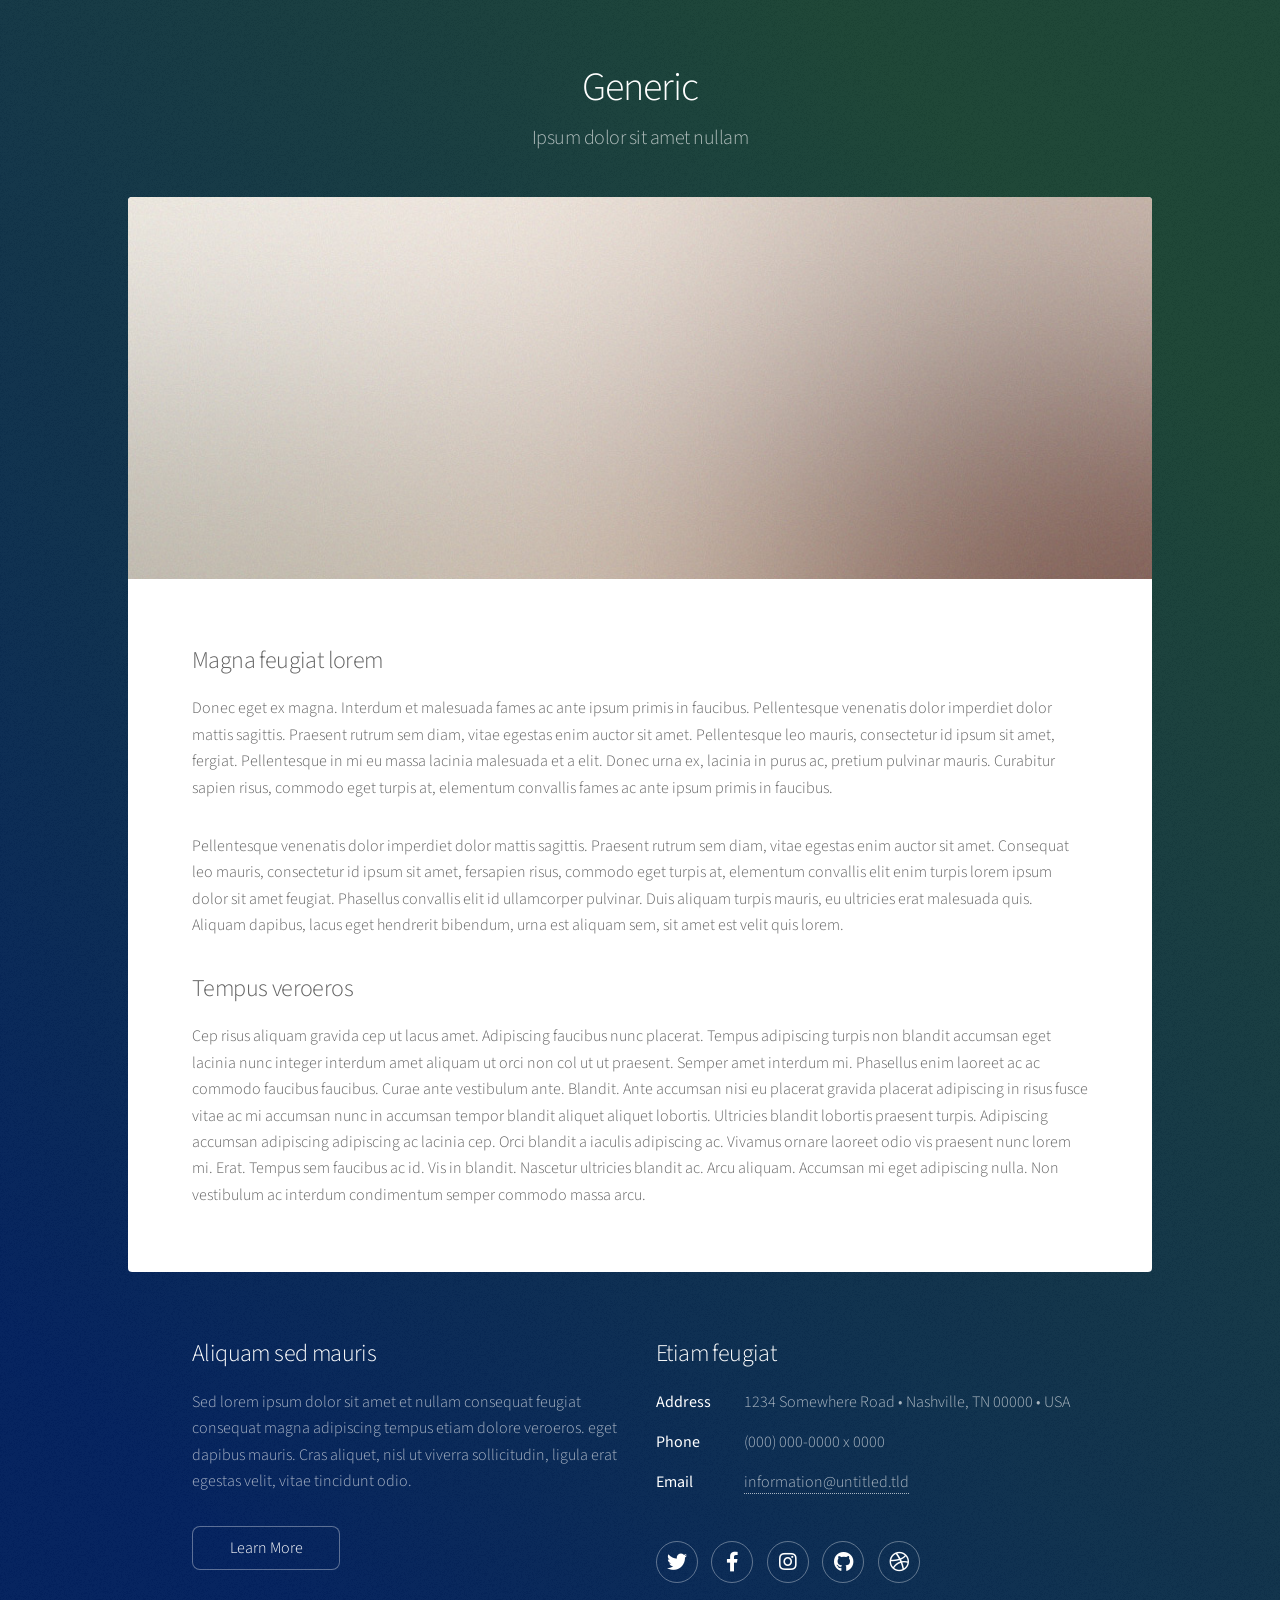
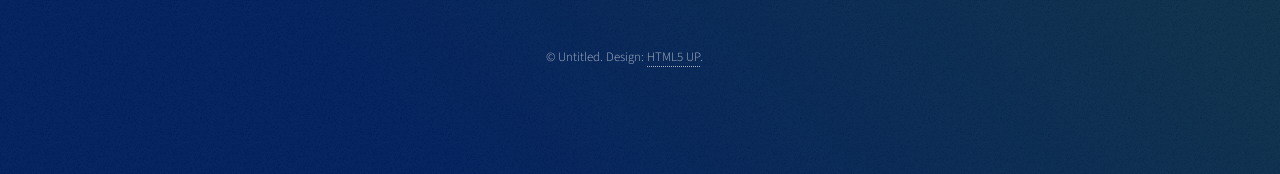
<file: generic.html>
<!DOCTYPE HTML>
<!--
	Stellar by HTML5 UP
	html5up.net | @ajlkn
	Free for personal and commercial use under the CCA 3.0 license (html5up.net/license)
-->
<html>
	<head>
		<title>Generic - Stellar by HTML5 UP</title>
		<meta charset="utf-8" />
		<meta name="viewport" content="width=device-width, initial-scale=1, user-scalable=no" />
		<link rel="stylesheet" href="assets/css/main.css" />
		<noscript><link rel="stylesheet" href="assets/css/noscript.css" /></noscript>
	</head>
	<body class="is-preload">

		<!-- Wrapper -->
			<div id="wrapper">

				<!-- Header -->
					<header id="header">
						<h1>Generic</h1>
						<p>Ipsum dolor sit amet nullam</p>
					</header>

				<!-- Main -->
					<div id="main">

						<!-- Content -->
							<section id="content" class="main">
								<span class="image main"><img src="images/pic04.jpg" alt="" /></span>
								<h2>Magna feugiat lorem</h2>
								<p>Donec eget ex magna. Interdum et malesuada fames ac ante ipsum primis in faucibus. Pellentesque venenatis dolor imperdiet dolor mattis sagittis. Praesent rutrum sem diam, vitae egestas enim auctor sit amet. Pellentesque leo mauris, consectetur id ipsum sit amet, fergiat. Pellentesque in mi eu massa lacinia malesuada et a elit. Donec urna ex, lacinia in purus ac, pretium pulvinar mauris. Curabitur sapien risus, commodo eget turpis at, elementum convallis fames ac ante ipsum primis in faucibus.</p>
								<p>Pellentesque venenatis dolor imperdiet dolor mattis sagittis. Praesent rutrum sem diam, vitae egestas enim auctor sit amet. Consequat leo mauris, consectetur id ipsum sit amet, fersapien risus, commodo eget turpis at, elementum convallis elit enim turpis lorem ipsum dolor sit amet feugiat. Phasellus convallis elit id ullamcorper pulvinar. Duis aliquam turpis mauris, eu ultricies erat malesuada quis. Aliquam dapibus, lacus eget hendrerit bibendum, urna est aliquam sem, sit amet est velit quis lorem.</p>
								<h2>Tempus veroeros</h2>
								<p>Cep risus aliquam gravida cep ut lacus amet. Adipiscing faucibus nunc placerat. Tempus adipiscing turpis non blandit accumsan eget lacinia nunc integer interdum amet aliquam ut orci non col ut ut praesent. Semper amet interdum mi. Phasellus enim laoreet ac ac commodo faucibus faucibus. Curae ante vestibulum ante. Blandit. Ante accumsan nisi eu placerat gravida placerat adipiscing in risus fusce vitae ac mi accumsan nunc in accumsan tempor blandit aliquet aliquet lobortis. Ultricies blandit lobortis praesent turpis. Adipiscing accumsan adipiscing adipiscing ac lacinia cep. Orci blandit a iaculis adipiscing ac. Vivamus ornare laoreet odio vis praesent nunc lorem mi. Erat. Tempus sem faucibus ac id. Vis in blandit. Nascetur ultricies blandit ac. Arcu aliquam. Accumsan mi eget adipiscing nulla. Non vestibulum ac interdum condimentum semper commodo massa arcu.</p>
							</section>

					</div>

				<!-- Footer -->
					<footer id="footer">
						<section>
							<h2>Aliquam sed mauris</h2>
							<p>Sed lorem ipsum dolor sit amet et nullam consequat feugiat consequat magna adipiscing tempus etiam dolore veroeros. eget dapibus mauris. Cras aliquet, nisl ut viverra sollicitudin, ligula erat egestas velit, vitae tincidunt odio.</p>
							<ul class="actions">
								<li><a href="#" class="button">Learn More</a></li>
							</ul>
						</section>
						<section>
							<h2>Etiam feugiat</h2>
							<dl class="alt">
								<dt>Address</dt>
								<dd>1234 Somewhere Road &bull; Nashville, TN 00000 &bull; USA</dd>
								<dt>Phone</dt>
								<dd>(000) 000-0000 x 0000</dd>
								<dt>Email</dt>
								<dd><a href="#">information@untitled.tld</a></dd>
							</dl>
							<ul class="icons">
								<li><a href="#" class="icon brands fa-twitter alt"><span class="label">Twitter</span></a></li>
								<li><a href="#" class="icon brands fa-facebook-f alt"><span class="label">Facebook</span></a></li>
								<li><a href="#" class="icon brands fa-instagram alt"><span class="label">Instagram</span></a></li>
								<li><a href="#" class="icon brands fa-github alt"><span class="label">GitHub</span></a></li>
								<li><a href="#" class="icon brands fa-dribbble alt"><span class="label">Dribbble</span></a></li>
							</ul>
						</section>
						<p class="copyright">&copy; Untitled. Design: <a href="https://html5up.net">HTML5 UP</a>.</p>
					</footer>

			</div>

		<!-- Scripts -->
			<script src="assets/js/jquery.min.js"></script>
			<script src="assets/js/jquery.scrollex.min.js"></script>
			<script src="assets/js/jquery.scrolly.min.js"></script>
			<script src="assets/js/browser.min.js"></script>
			<script src="assets/js/breakpoints.min.js"></script>
			<script src="assets/js/util.js"></script>
			<script src="assets/js/main.js"></script>

	</body>
</html>
</file>
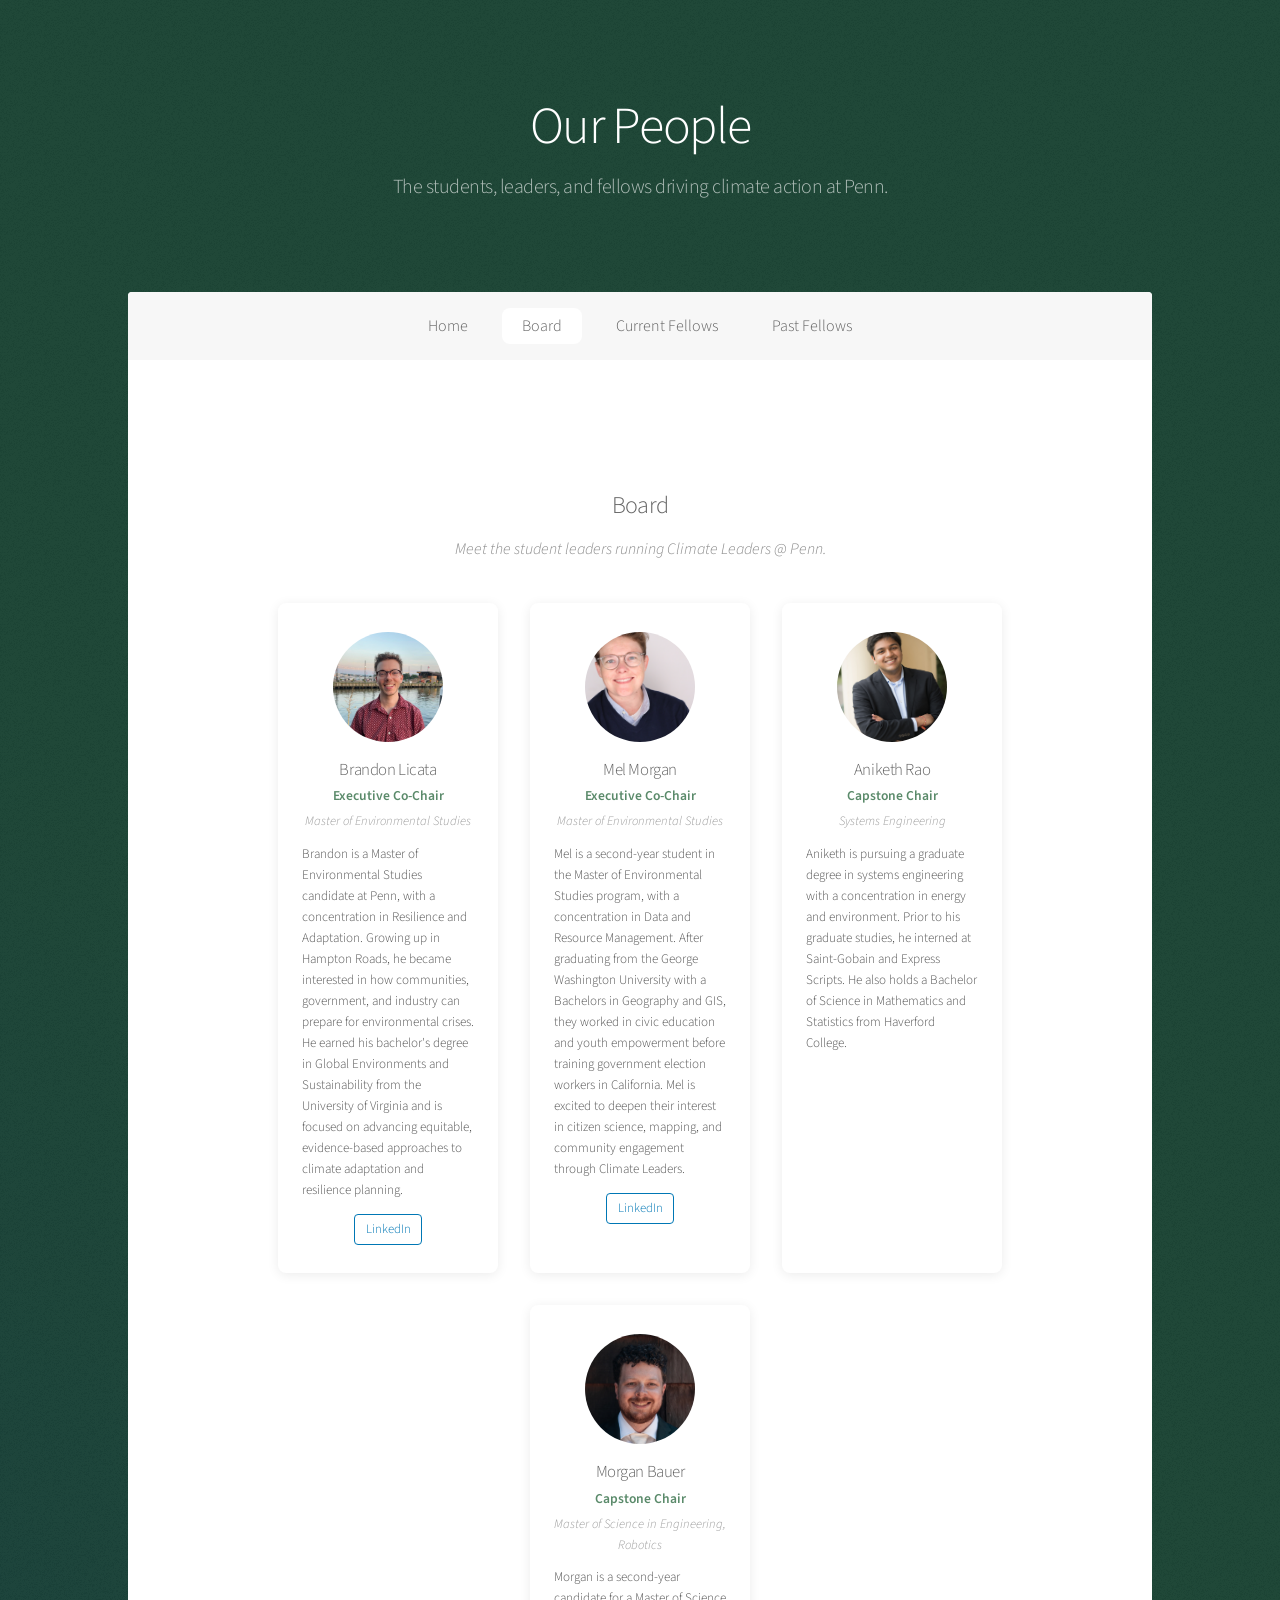
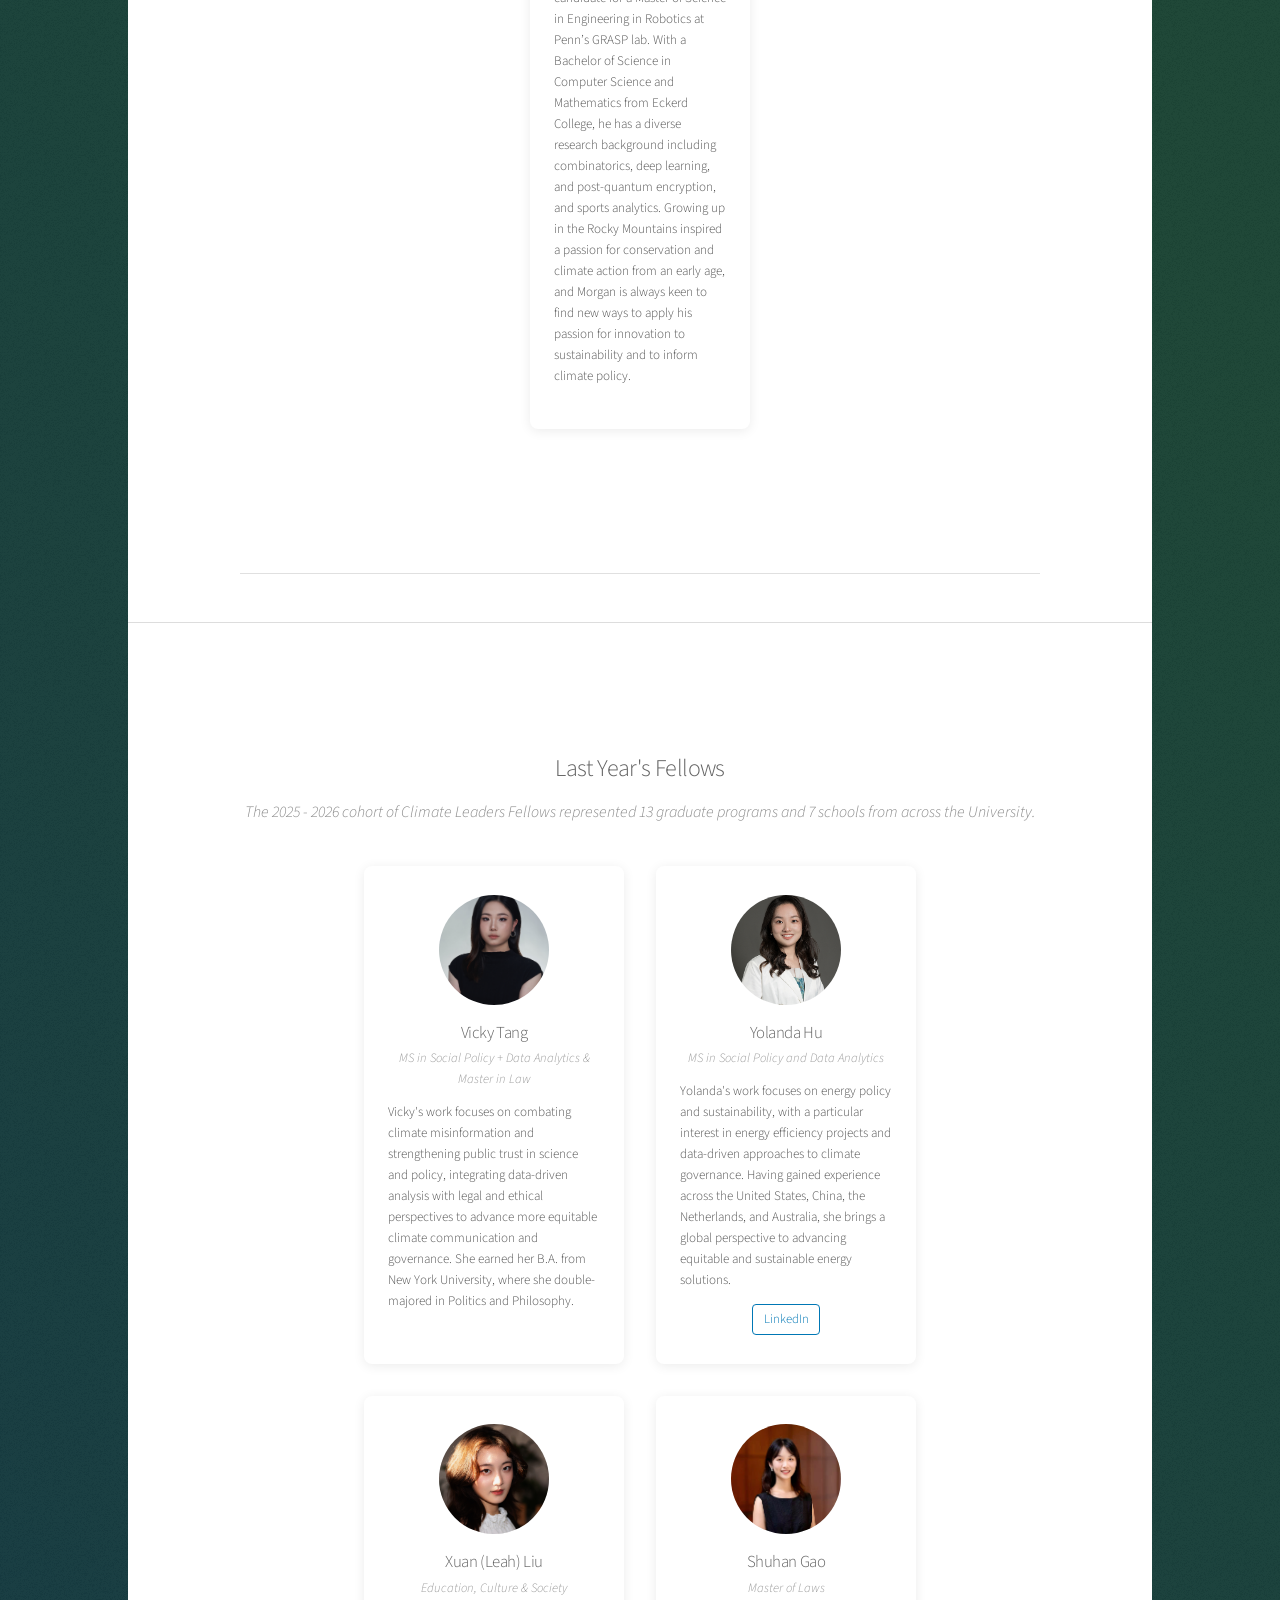
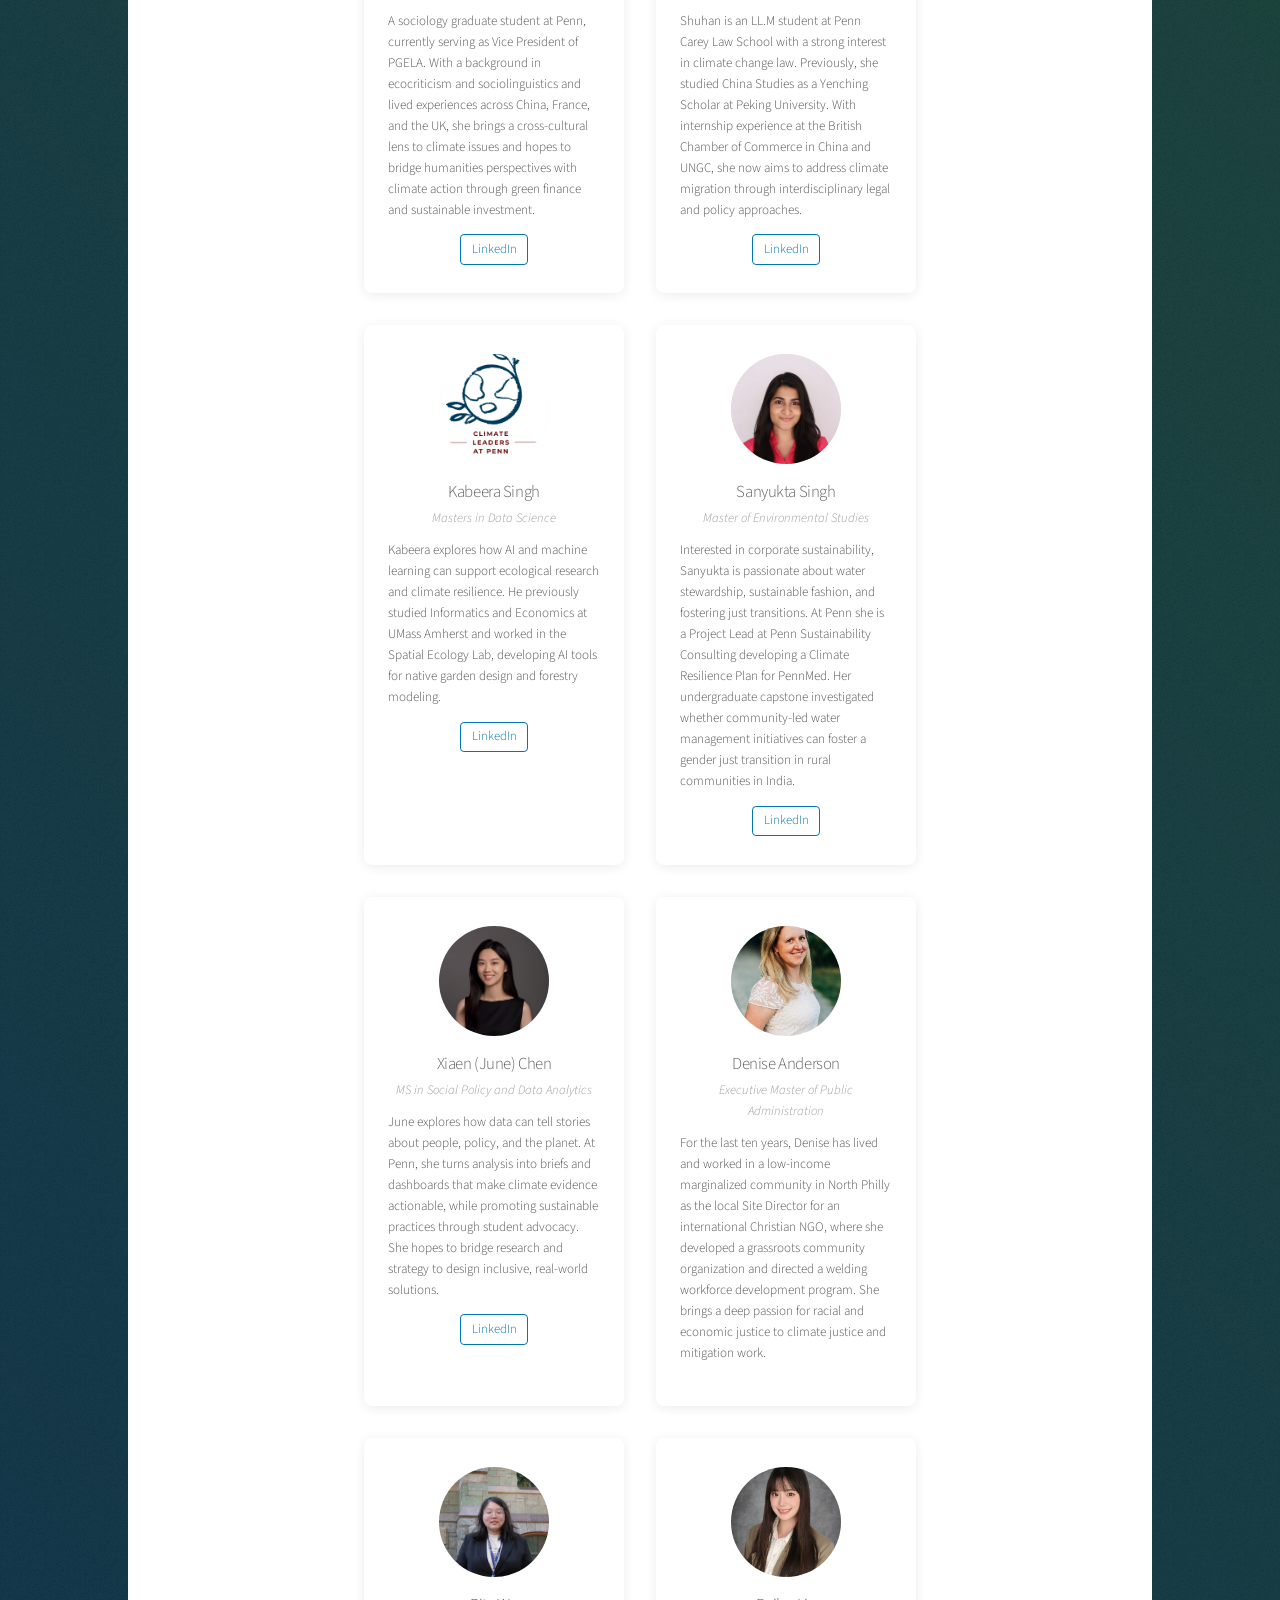
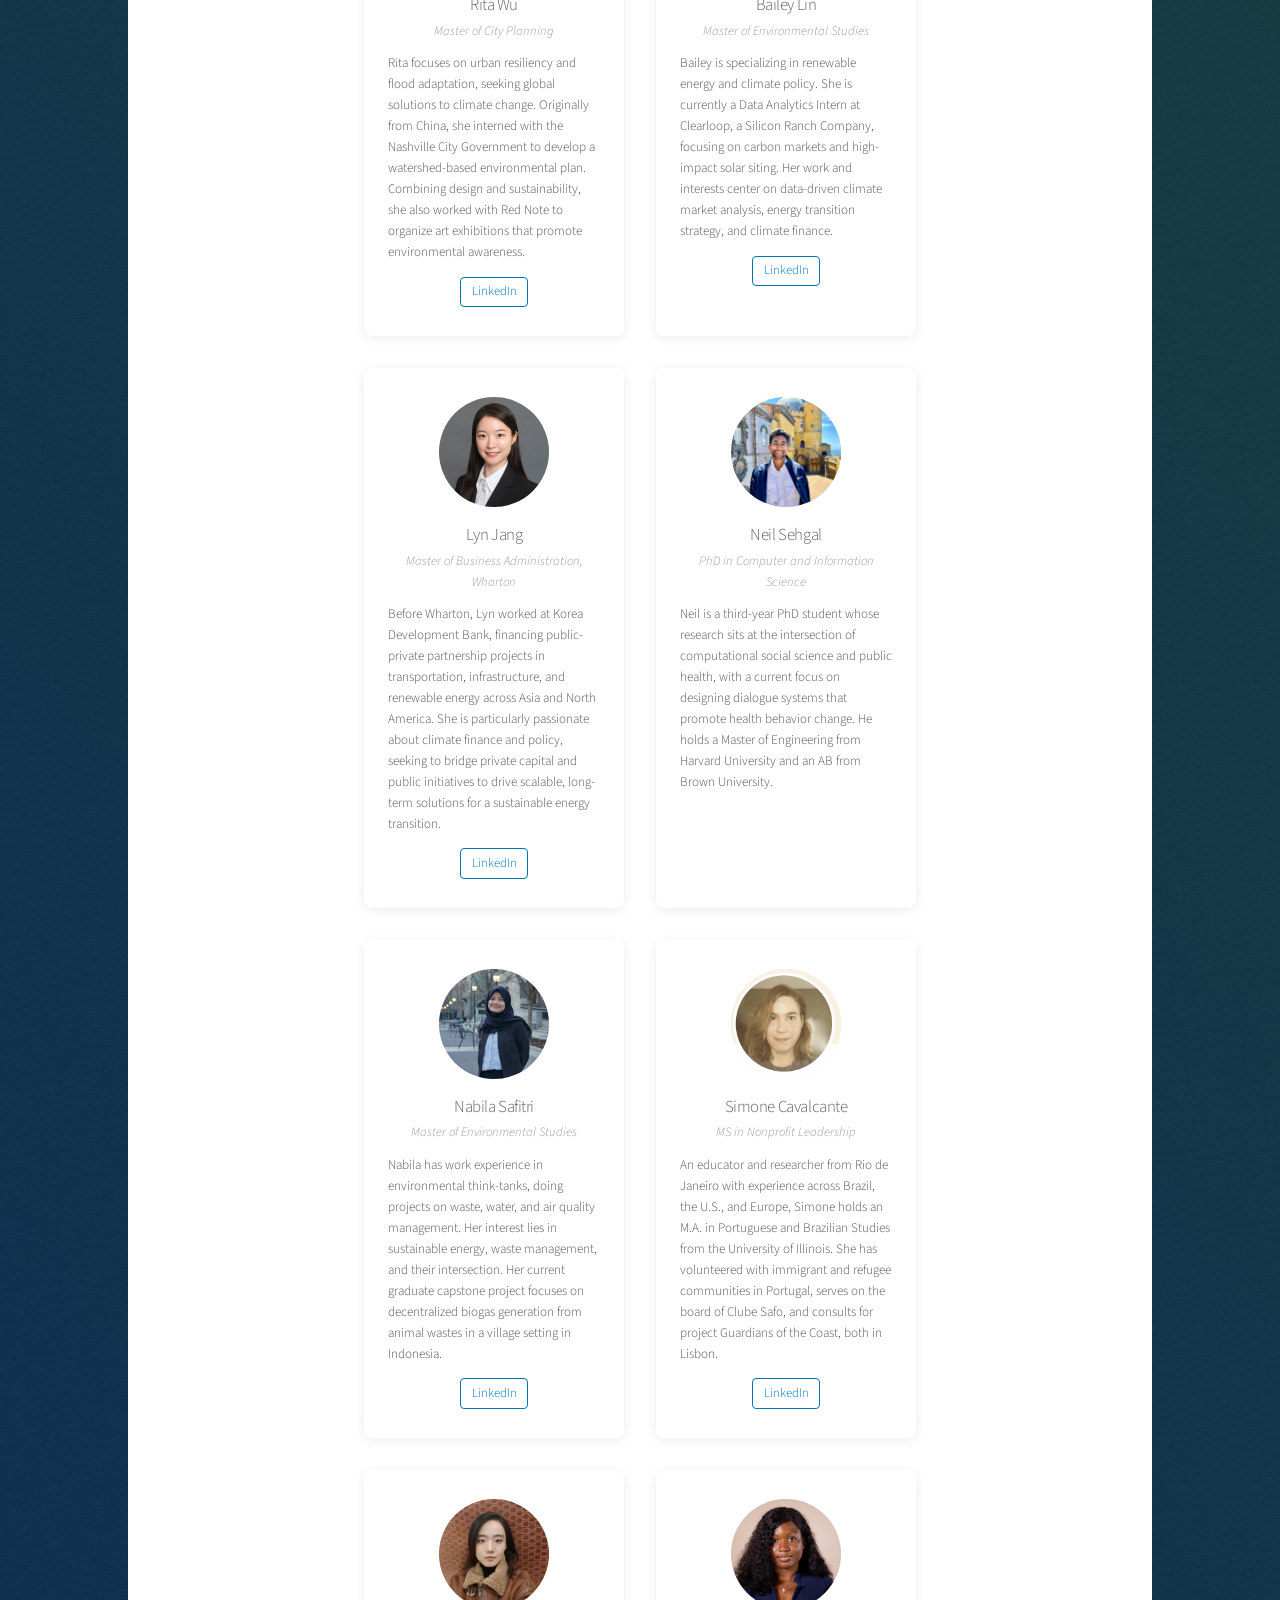
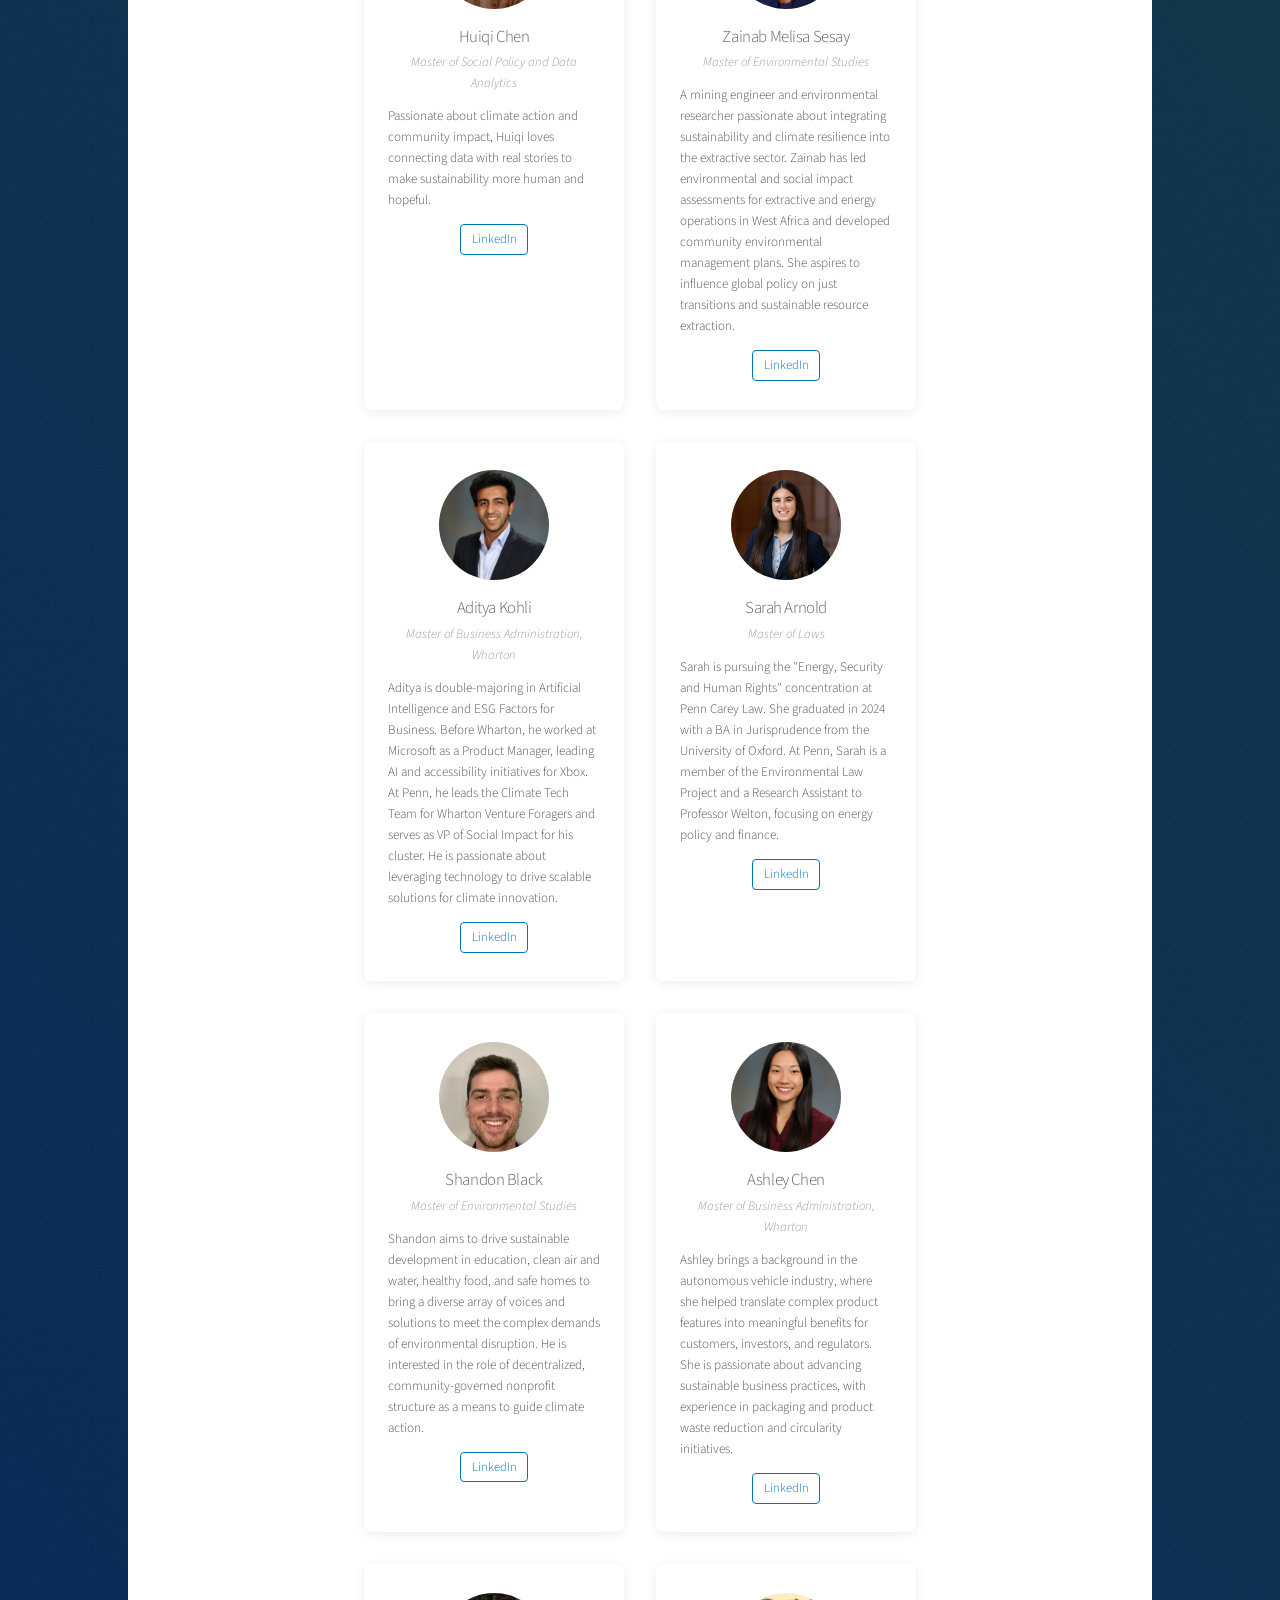
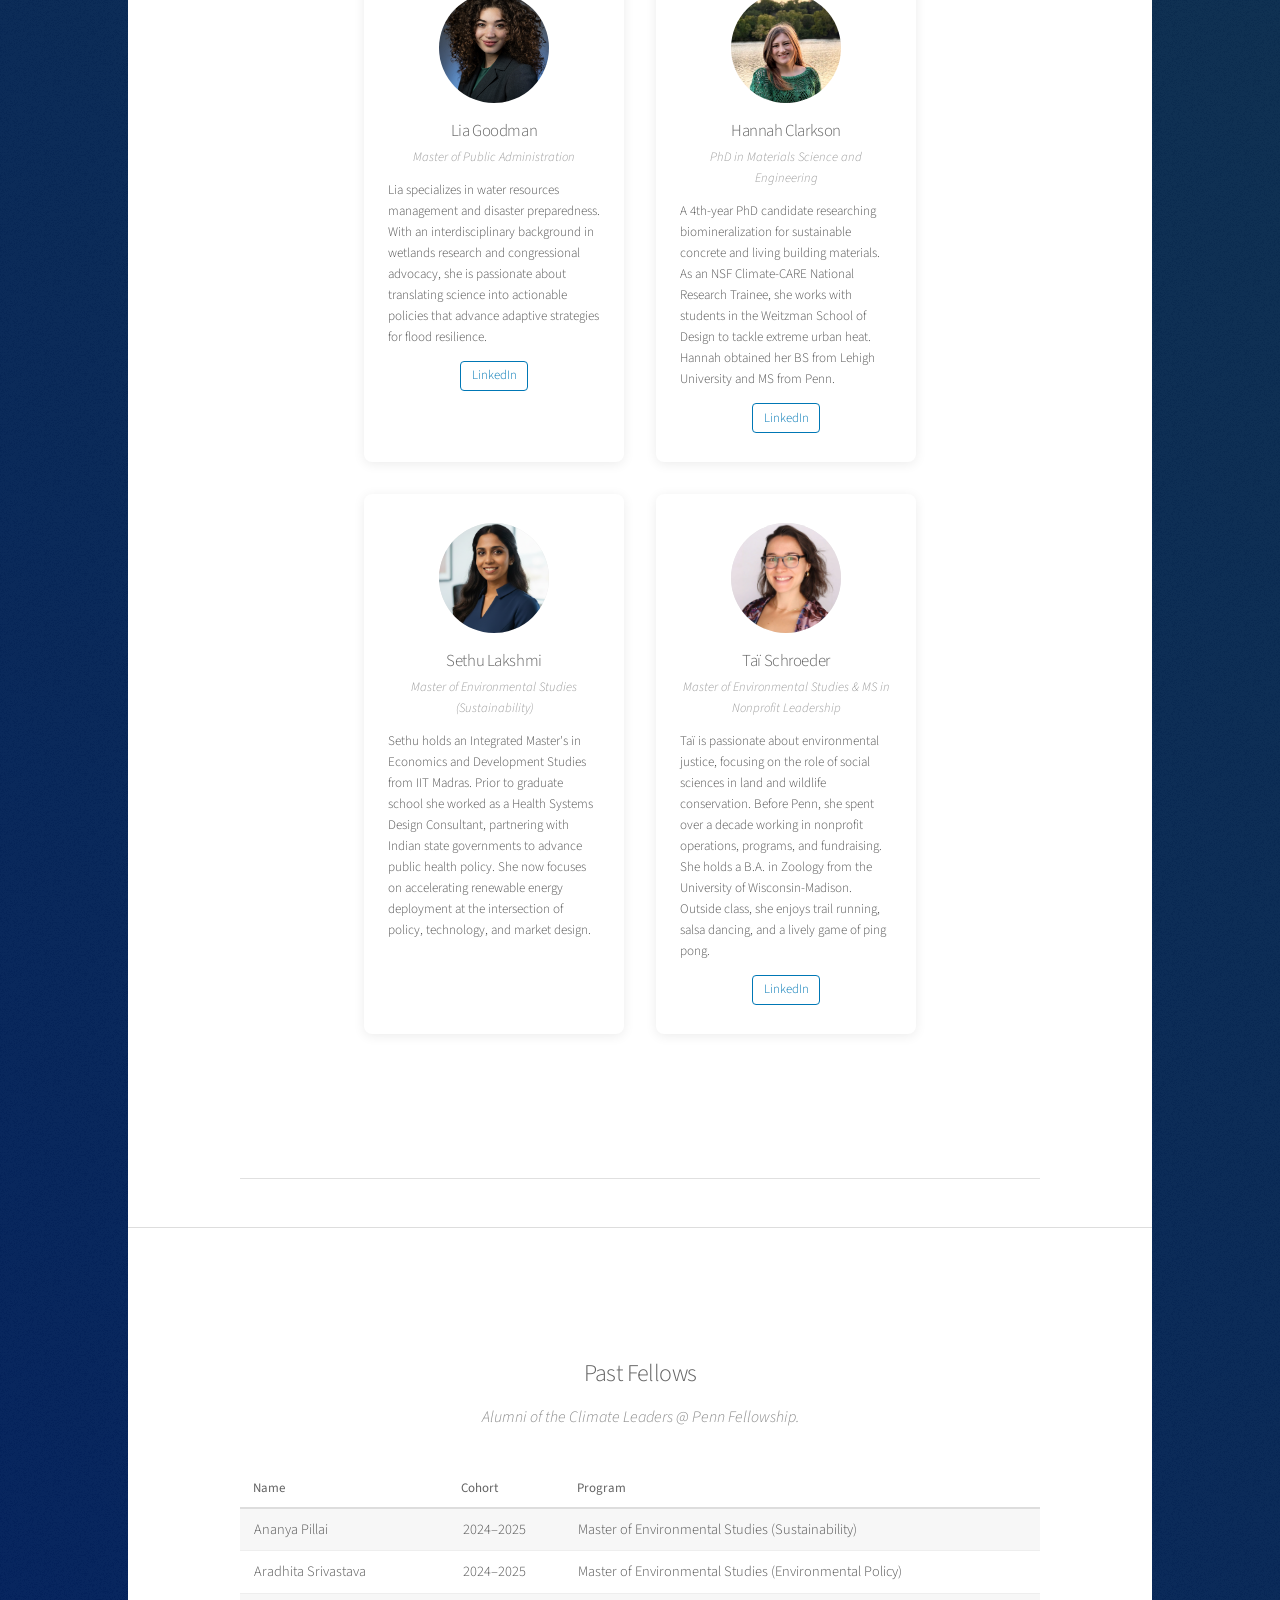
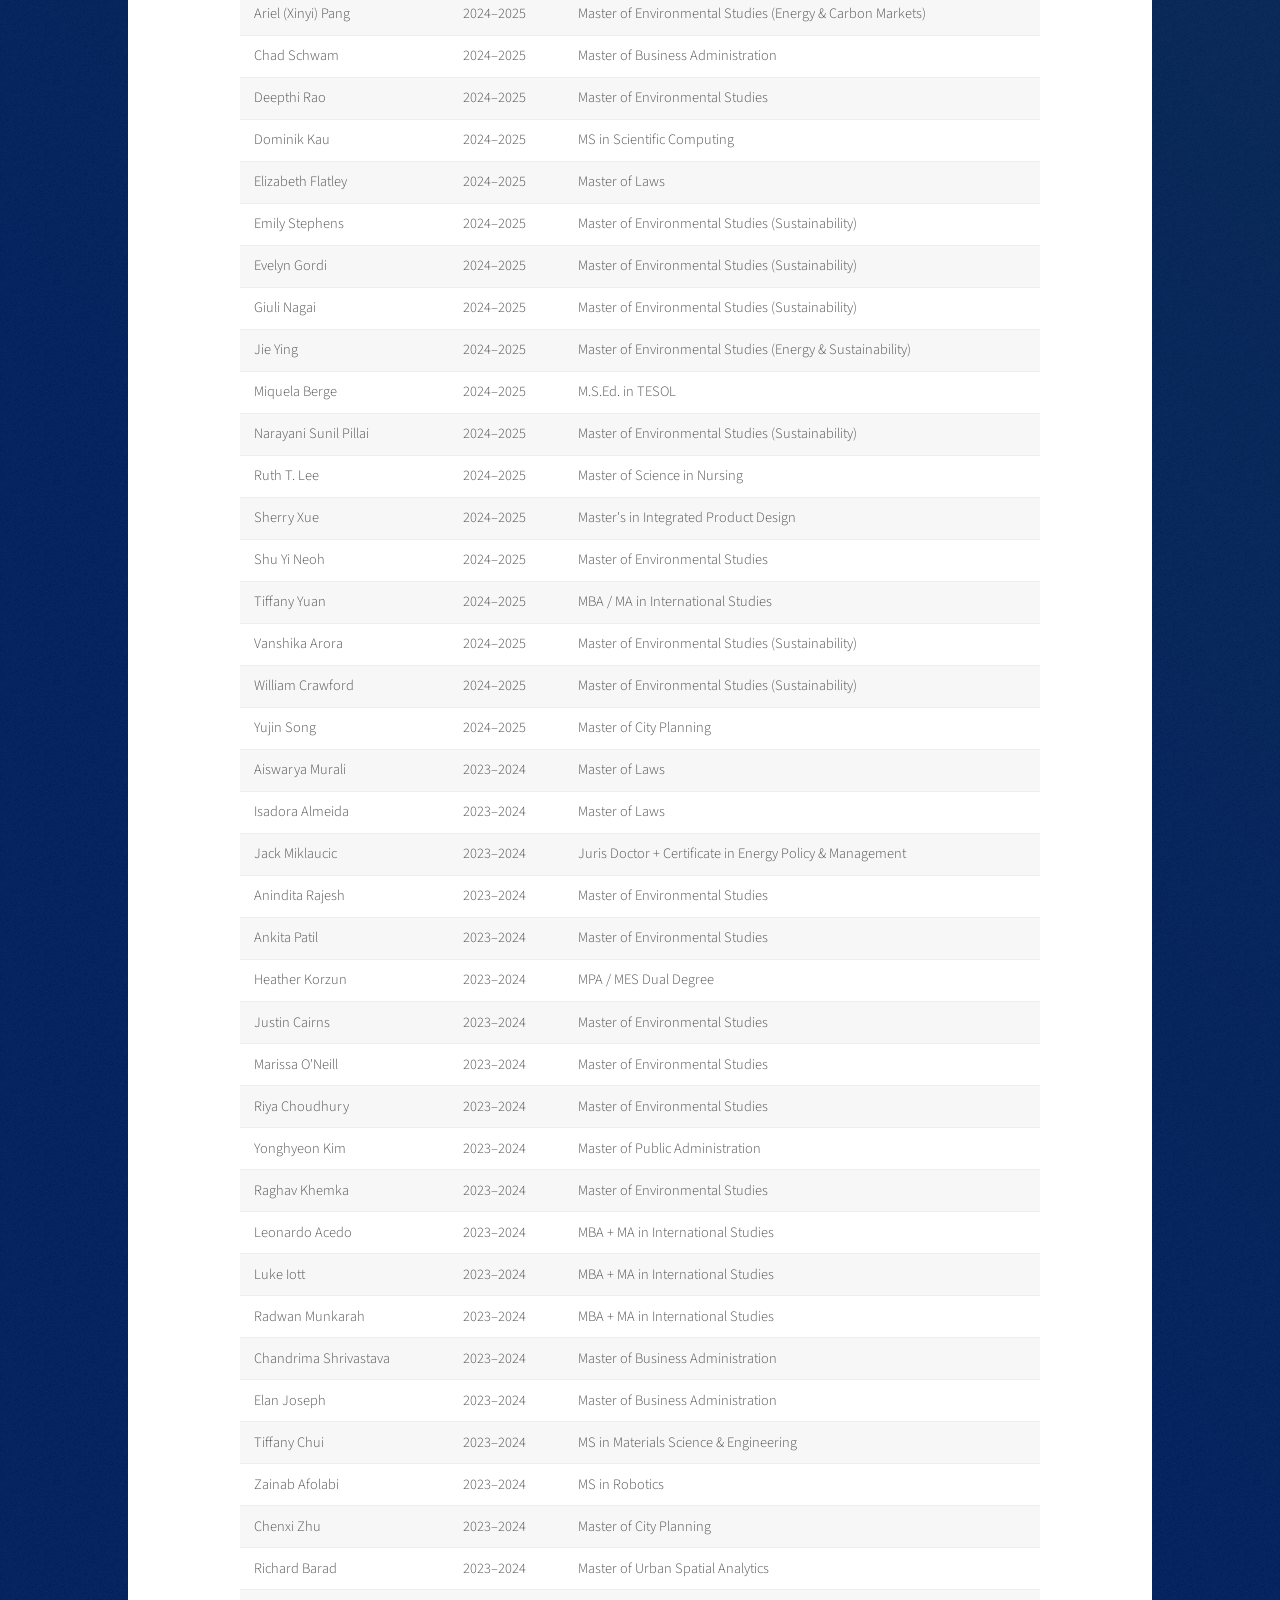
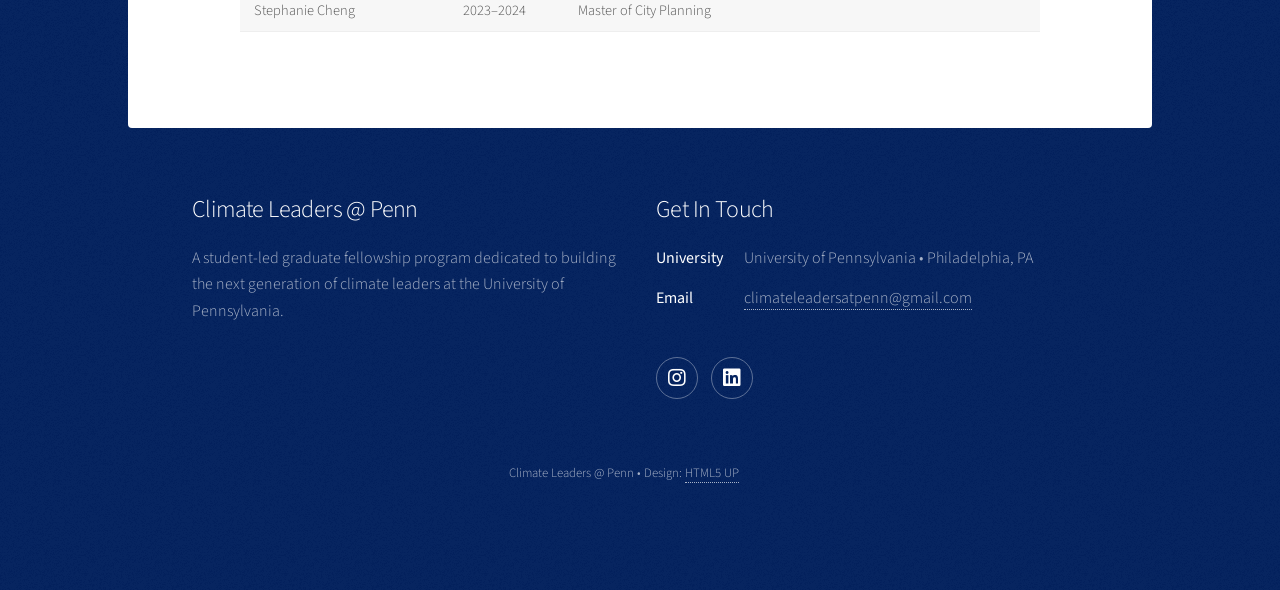
<file: people.html>
<!DOCTYPE HTML>
<html>
	<head>
		<title>People | Climate Leaders @ Penn</title>
		<meta charset="utf-8" />
		<meta name="viewport" content="width=device-width, initial-scale=1, user-scalable=no" />
		<link rel="stylesheet" href="assets/css/main.css" />
		<noscript><link rel="stylesheet" href="assets/css/noscript.css" /></noscript>
		<style>
			/* ================================================
			   PEOPLE PAGE STYLES
			   These styles can be moved to assets/css/main.css
			   ================================================ */

			/* Section headers */
			.people-section {
				padding: 4em 2em;
				max-width: 1200px;
				margin: 0 auto;
			}

			.people-section h2 {
				text-align: center;
				margin-bottom: 0.5em;
			}

			.people-section .section-subtitle {
				text-align: center;
				color: #888;
				margin-bottom: 2.5em;
				font-style: italic;
			}

			/* Card grid */
			.card-grid {
				display: flex;
				flex-wrap: wrap;
				gap: 2em;
				justify-content: center;
				margin: 0 auto;
			}

			/* Individual card */
			.person-card {
				background: #fff;
				border-radius: 8px;
				box-shadow: 0 2px 12px rgba(0,0,0,0.08);
				padding: 1.8em 1.5em;
				width: 260px;
				text-align: center;
				transition: transform 0.2s ease, box-shadow 0.2s ease;
			}

			.person-card:hover {
				transform: translateY(-4px);
				box-shadow: 0 6px 20px rgba(0,0,0,0.12);
			}

			/* Board cards slightly larger */
			.board-card {
				width: 220px;
			}

			/* Photo circle */
			.person-card .photo-wrap {
				width: 110px;
				height: 110px;
				border-radius: 50%;
				overflow: hidden;
				margin: 0 auto 1em;
				background: #e8e8e8;
				display: flex;
				align-items: center;
				justify-content: center;
			}

			.person-card .photo-wrap img {
				width: 100%;
				height: 100%;
				object-fit: cover;
			}

			/* Placeholder icon when no photo */
			.person-card .photo-wrap .placeholder-icon {
				font-size: 2.5em;
				color: #bbb;
			}

			/* Card text */
			.person-card h3 {
				margin: 0 0 0.15em;
				font-size: 1.05em;
			}

			.person-card .role {
				font-size: 0.85em;
				color: #5a8a6a;
				font-weight: 600;
				margin-bottom: 0.25em;
			}

			.person-card .program {
				font-size: 0.8em;
				color: #999;
				margin-bottom: 0.9em;
				font-style: italic;
			}

			.person-card .bio {
				font-size: 0.82em;
				text-align: left;
				line-height: 1.6;
				color: #555;
				margin-bottom: 1em;
			}

			.person-card .linkedin-btn {
				display: inline-block;
				font-size: 0.8em;
				color: #0077b5;
				text-decoration: none;
				border: 1px solid #0077b5;
				border-radius: 4px;
				padding: 0.3em 0.8em;
				transition: background 0.2s, color 0.2s;
			}

			.person-card .linkedin-btn:hover {
				background: #0077b5;
				color: #fff;
			}

			/* Divider between sections */
			.section-divider {
				border: none;
				border-top: 1px solid #e0e0e0;
				margin: 3em auto;
				max-width: 800px;
			}

			/* Past fellows table */
			.past-fellows-table {
				max-width: 800px;
				margin: 0 auto;
				width: 100%;
				border-collapse: collapse;
				font-size: 0.9em;
			}

			.past-fellows-table th {
				text-align: left;
				border-bottom: 2px solid #ddd;
				padding: 0.6em 1em;
				color: #444;
			}

			.past-fellows-table td {
				padding: 0.6em 1em;
				border-bottom: 1px solid #eee;
				color: #555;
			}

			.past-fellows-table tr:hover td {
				background: #f9f9f9;
			}

			/* Responsive */
			@media (max-width: 768px) {
				.person-card, .board-card {
					width: 90%;
					max-width: 320px;
				}
			}
		</style>
	</head>
	<body class="is-preload">

		<!-- Wrapper -->
		<div id="wrapper">

			<!-- Header -->
			<header id="header" class="alt">
				<h1>Our People</h1>
				<p>The students, leaders, and fellows driving climate action at Penn.</p>
			</header>

			<!-- Nav -->
			<nav id="nav">
				<ul>
					<li><a href="index.html">Home</a></li>
					<li><a href="#board" class="active">Board</a></li>
					<li><a href="#fellows">Current Fellows</a></li>
					<li><a href="#past-fellows">Past Fellows</a></li>
				</ul>
			</nav>

			<!-- Main -->
			<div id="main">

				<!-- =====================
				     BOARD SECTION
				     ===================== -->
				<section id="board" class="main">
					<div class="people-section">
						<h2>Board</h2>
						<p class="section-subtitle">Meet the student leaders running Climate Leaders @ Penn.</p>

						<div class="card-grid">

							<!-- =============================
							     BOARD CARD TEMPLATE
							     To add a board member, copy one
							     card block below and update the
							     name, role, program, bio, and
							     LinkedIn URL.
							     ============================= -->

							<!-- Brandon Licata -->
							<div class="person-card board-card">
								<div class="photo-wrap">
									<img src="images/people/Brandon-Licata.jpg" alt="Brandon Licata">
								</div>
								<h3>Brandon Licata</h3>
								<div class="role">Executive Co-Chair</div>
								<div class="program">Master of Environmental Studies</div>
								<p class="bio">Brandon is a Master of Environmental Studies candidate at Penn, with a concentration in Resilience and Adaptation. Growing up in Hampton Roads, he became interested in how communities, government, and industry can prepare for environmental crises. He earned his bachelor's degree in Global Environments and Sustainability from the University of Virginia and is focused on advancing equitable, evidence-based approaches to climate adaptation and resilience planning.</p>
								<a href="https://www.linkedin.com/in/brandon-licata-1a7171161" class="linkedin-btn" target="_blank">LinkedIn</a>
							</div>

                            <!-- Mel Morgan -->
							<div class="person-card board-card">
								<div class="photo-wrap">
									 <img src="images/people/Mel-Morgan.jpg" alt="Mel Morgan">
								</div>
								<h3>Mel Morgan</h3>
								<div class="role">Executive Co-Chair</div>
								<div class="program">Master of Environmental Studies</div>
								<p class="bio">Mel is a second-year student in the Master of Environmental Studies program, with a concentration in Data and Resource Management. After graduating from the George Washington University with a Bachelors in Geography and GIS, they worked in civic education and youth empowerment before training government election workers in California. Mel is excited to deepen their interest in citizen science, mapping, and community engagement through Climate Leaders.</p>
								<a href="https://www.linkedin.com/in/melmorgan1313/" class="linkedin-btn" target="_blank">LinkedIn</a>
							</div>

							<!-- Aniketh Rao -->
							<div class="person-card board-card">
								<div class="photo-wrap">
									<img src="images/people/Aniketh-Rao.jpg" alt="Aniketh Rao">
								</div>
								<h3>Aniketh Rao</h3>
								<div class="role">Capstone Chair</div>
								<div class="program">Systems Engineering</div>
								<p class="bio">Aniketh is pursuing a graduate degree in systems engineering with a concentration in energy and environment. Prior to his graduate studies, he interned at Saint-Gobain and Express Scripts. He also holds a Bachelor of Science in Mathematics and Statistics from Haverford College.</p>
								<!-- No LinkedIn provided -->
							</div>

							<!-- Morgan Bauer -->
							<div class="person-card board-card">
								<div class="photo-wrap">
									<img src="images/people/Morgan-Bauer.jpg" alt="Morgan Bauer">
								</div>
								<h3>Morgan Bauer</h3>
								<div class="role">Capstone Chair</div>
								<!-- TODO: Add program -->
								<div class="program">Master of Science in Engineering, Robotics</div>
								<!-- TODO: Add bio -->
								<p class="bio">Morgan is a second-year candidate for a Master of Science in Engineering in Robotics at Penn’s GRASP lab. With a Bachelor of Science in Computer Science and Mathematics from Eckerd College, he has a diverse research background including combinatorics, deep learning, and post-quantum encryption, and sports analytics. Growing up in the Rocky Mountains inspired a passion for conservation and climate action from an early age, and Morgan is always keen to find new ways to apply his passion for innovation to sustainability and to inform climate policy.</p>
								<!-- TODO: Add LinkedIn if available -->
							</div>

						</div>
					</div>
				</section>

				<hr class="section-divider">

				<!-- =====================
				     CURRENT FELLOWS
				     ===================== -->
				<section id="fellows" class="main">
					<div class="people-section">
						<h2>Last Year's Fellows</h2>
						<p class="section-subtitle">The 2025 - 2026 cohort of Climate Leaders Fellows represented 13 graduate programs and 7 schools from across the University.</p>

						<div class="card-grid">

							<!-- =============================
							     FELLOW CARD TEMPLATE
							     To add a fellow, copy one card
							     block and update the fields.
							     To remove a fellow, delete the
							     entire card block.
							     ============================= -->

							<!-- Vicky Tang -->
							<div class="person-card">
								<div class="photo-wrap">
									<img src="images/people/Vicky-Tang.jpg" alt="Vicky Tang">
								</div>
								<h3>Vicky Tang</h3>
								<div class="program">MS in Social Policy + Data Analytics & Master in Law</div>
								<p class="bio">Vicky's work focuses on combating climate misinformation and strengthening public trust in science and policy, integrating data-driven analysis with legal and ethical perspectives to advance more equitable climate communication and governance. She earned her B.A. from New York University, where she double-majored in Politics and Philosophy.</p>
								<!-- No LinkedIn provided -->
							</div>

							

							<!-- Yolanda Hu -->
							<div class="person-card">
								<div class="photo-wrap">
									<img src="images/people/Yolanda-Hu.jpg" alt="Yolanda Hu">
								</div>
								<h3>Yolanda Hu</h3>
								<div class="program">MS in Social Policy and Data Analytics</div>
								<p class="bio">Yolanda's work focuses on energy policy and sustainability, with a particular interest in energy efficiency projects and data-driven approaches to climate governance. Having gained experience across the United States, China, the Netherlands, and Australia, she brings a global perspective to advancing equitable and sustainable energy solutions.</p>
								<a href="https://www.linkedin.com/in/chenyue-yolanda-hu/" class="linkedin-btn" target="_blank">LinkedIn</a>
							</div>

							<!-- Xuan Liu -->
							<div class="person-card">
								<div class="photo-wrap">
									<img src="images/people/Xuan-Liu.jpg" alt="Xuan Liu">
								</div>
								<h3>Xuan (Leah) Liu</h3>
								<div class="program">Education, Culture & Society</div>
								<p class="bio">A sociology graduate student at Penn, currently serving as Vice President of PGELA. With a background in ecocriticism and sociolinguistics and lived experiences across China, France, and the UK, she brings a cross-cultural lens to climate issues and hopes to bridge humanities perspectives with climate action through green finance and sustainable investment.</p>
								<a href="https://www.linkedin.com/in/xuan-leah-liu" class="linkedin-btn" target="_blank">LinkedIn</a>
							</div>

							<!-- Shuhan Gao -->
							<div class="person-card">
								<div class="photo-wrap">
									<img src="images/people/Shuhan-Gao.jpg" alt="Shuhan Gao">
								</div>
								<h3>Shuhan Gao</h3>
								<div class="program">Master of Laws</div>
								<p class="bio">Shuhan is an LL.M student at Penn Carey Law School with a strong interest in climate change law. Previously, she studied China Studies as a Yenching Scholar at Peking University. With internship experience at the British Chamber of Commerce in China and UNGC, she now aims to address climate migration through interdisciplinary legal and policy approaches.</p>
								<a href="https://www.linkedin.com/in/shuhan-gao/" class="linkedin-btn" target="_blank">LinkedIn</a>
							</div>

							<!-- Kabeera Singh -->
							<div class="person-card">
                                <div class="photo-wrap" style="background: #f5f5f5; box-sizing: border-box; overflow: hidden;">
                                    <img src="images/logos/Logo_Climate Leaders at Penn (1).png" alt="Climate Leaders @ Penn" style="width: 100%; height: 100%; object-fit: contain; border-radius: 0; transform: scale(2.0);">
                                </div>
                                <h3>Kabeera Singh</h3>
							<div class="program">Masters in Data Science</div>
							<p class="bio">Kabeera explores how AI and machine learning can support ecological research and climate resilience. He previously studied Informatics and Economics at UMass Amherst and worked in the Spatial Ecology Lab, developing AI tools for native garden design and forestry modeling.</p>
							<a href="https://www.linkedin.com/in/kabeera-singh-879918209/" class="linkedin-btn" target="_blank">LinkedIn</a>
    						</div>

							<!-- Sanyukta Singh -->
							<div class="person-card">
								<div class="photo-wrap">
									<img src="images/people/Sanyukta-Singh.jpg" alt="Sanyukta Singh">
								</div>
								<h3>Sanyukta Singh</h3>
								<div class="program">Master of Environmental Studies</div>
								<p class="bio">Interested in corporate sustainability, Sanyukta is passionate about water stewardship, sustainable fashion, and fostering just transitions. At Penn she is a Project Lead at Penn Sustainability Consulting developing a Climate Resilience Plan for PennMed. Her undergraduate capstone investigated whether community-led water management initiatives can foster a gender just transition in rural communities in India.</p>
								<a href="https://www.linkedin.com/in/sanyukta-singh14" class="linkedin-btn" target="_blank">LinkedIn</a>
							</div>

							<!-- Xiaen (June) Chen -->
							<div class="person-card">
								<div class="photo-wrap">
									<img src="images/people/Xiaen-Chen.jpg" alt="Xiaen Chen">
								</div>
								<h3>Xiaen (June) Chen</h3>
								<div class="program">MS in Social Policy and Data Analytics</div>
								<p class="bio">June explores how data can tell stories about people, policy, and the planet. At Penn, she turns analysis into briefs and dashboards that make climate evidence actionable, while promoting sustainable practices through student advocacy. She hopes to bridge research and strategy to design inclusive, real-world solutions.</p>
								<a href="https://www.linkedin.com/in/xiaen-chen-476a12283/" class="linkedin-btn" target="_blank">LinkedIn</a>
							</div>

							<!-- Denise Anderson -->
							<div class="person-card">
								<div class="photo-wrap">
									<img src="images/people/Denise-Anderson.jpg" alt="Denise Anderson">
								</div>
								<h3>Denise Anderson</h3>
								<div class="program">Executive Master of Public Administration</div>
								<p class="bio">For the last ten years, Denise has lived and worked in a low-income marginalized community in North Philly as the local Site Director for an international Christian NGO, where she developed a grassroots community organization and directed a welding workforce development program. She brings a deep passion for racial and economic justice to climate justice and mitigation work.</p>
								<!-- No LinkedIn provided -->
							</div>

							<!-- Rita Wu -->
							<div class="person-card">
								<div class="photo-wrap">
									<img src="images/people/Rita-Wu.jpg" alt="Rita Wu">
								</div>
								<h3>Rita Wu</h3>
								<div class="program">Master of City Planning</div>
								<p class="bio">Rita focuses on urban resiliency and flood adaptation, seeking global solutions to climate change. Originally from China, she interned with the Nashville City Government to develop a watershed-based environmental plan. Combining design and sustainability, she also worked with Red Note to organize art exhibitions that promote environmental awareness.</p>
								<a href="https://www.linkedin.com/in/sirui-rita-wu-8976a1261/" class="linkedin-btn" target="_blank">LinkedIn</a>
							</div>

							<!-- Bailey Lin -->
							<div class="person-card">
								<div class="photo-wrap">
									<img src="images/people/Xinying-Lin.jpg" alt="Bailey Lin">
								</div>
								<h3>Bailey Lin</h3>
								<div class="program">Master of Environmental Studies</div>
								<p class="bio">Bailey is specializing in renewable energy and climate policy. She is currently a Data Analytics Intern at Clearloop, a Silicon Ranch Company, focusing on carbon markets and high-impact solar siting. Her work and interests center on data-driven climate market analysis, energy transition strategy, and climate finance.</p>
								<a href="https://www.linkedin.com/in/baileylin/" class="linkedin-btn" target="_blank">LinkedIn</a>
							</div>

							<!-- Lyn Jang -->
							<div class="person-card">
								<div class="photo-wrap">
									<img src="images/people/Lyn-Jang.jpg" alt="Lyn Jang">
								</div>
								<h3>Lyn Jang</h3>
								<div class="program">Master of Business Administration, Wharton</div>
								<p class="bio">Before Wharton, Lyn worked at Korea Development Bank, financing public-private partnership projects in transportation, infrastructure, and renewable energy across Asia and North America. She is particularly passionate about climate finance and policy, seeking to bridge private capital and public initiatives to drive scalable, long-term solutions for a sustainable energy transition.</p>
								<a href="https://www.linkedin.com/in/lyn-jang-9a34a9142/" class="linkedin-btn" target="_blank">LinkedIn</a>
							</div>

							<!-- Neil Sehgal -->
							<div class="person-card">
								<div class="photo-wrap">
									<img src="images/people/Neil-Sehgal.jpg" alt="Neil Sehgal">
								</div>
								<h3>Neil Sehgal</h3>
								<div class="program">PhD in Computer and Information Science</div>
								<p class="bio">Neil is a third-year PhD student whose research sits at the intersection of computational social science and public health, with a current focus on designing dialogue systems that promote health behavior change. He holds a Master of Engineering from Harvard University and an AB from Brown University.</p>
								<!-- No LinkedIn provided -->
							</div>

							<!-- Nabila Safitri -->
							<div class="person-card">
								<div class="photo-wrap">
									<img src="images/people/Nabila-Safitri.jpg" alt="Nabila Safitri">
								</div>
								<h3>Nabila Safitri</h3>
								<div class="program">Master of Environmental Studies</div>
								<p class="bio">Nabila has work experience in environmental think-tanks, doing projects on waste, water, and air quality management. Her interest lies in sustainable energy, waste management, and their intersection. Her current graduate capstone project focuses on decentralized biogas generation from animal wastes in a village setting in Indonesia.</p>
								<a href="https://www.linkedin.com/in/nabila-safitri13/" class="linkedin-btn" target="_blank">LinkedIn</a>
							</div>

							<!-- Simone Cavalcante -->
							<div class="person-card">
								<div class="photo-wrap">
									<img src="images/people/Simone-Cavalcante.jpg" alt="Simone Cavalcante">
								</div>
								<h3>Simone Cavalcante</h3>
								<div class="program">MS in Nonprofit Leadership</div>
								<p class="bio">An educator and researcher from Rio de Janeiro with experience across Brazil, the U.S., and Europe, Simone holds an M.A. in Portuguese and Brazilian Studies from the University of Illinois. She has volunteered with immigrant and refugee communities in Portugal, serves on the board of Clube Safo, and consults for project Guardians of the Coast, both in Lisbon.</p>
								<a href="https://www.linkedin.com/in/simone-cavalcante-8328b6198" class="linkedin-btn" target="_blank">LinkedIn</a>
							</div>

							<!-- Huiqi Chen -->
							<div class="person-card">
								<div class="photo-wrap">
									<img src="images/people/Huiqi-Chen.jpg" alt="Huiqi Chen">
								</div>
								<h3>Huiqi Chen</h3>
								<div class="program">Master of Social Policy and Data Analytics</div>
								<p class="bio">Passionate about climate action and community impact, Huiqi loves connecting data with real stories to make sustainability more human and hopeful.</p>
								<a href="https://www.linkedin.com/in/huiqi-chen-7a5bb024a" class="linkedin-btn" target="_blank">LinkedIn</a>
							</div>

							<!-- Zainab Sesay -->
							<div class="person-card">
								<div class="photo-wrap">
									<img src="images/people/Zainab-Sesay.jpg" alt="Zainab Sesay">
								</div>
								<h3>Zainab Melisa Sesay</h3>
								<div class="program">Master of Environmental Studies</div>
								<p class="bio">A mining engineer and environmental researcher passionate about integrating sustainability and climate resilience into the extractive sector. Zainab has led environmental and social impact assessments for extractive and energy operations in West Africa and developed community environmental management plans. She aspires to influence global policy on just transitions and sustainable resource extraction.</p>
								<a href="https://www.linkedin.com/in/zainab-melisa-sesay-gmslie-a4095825a" class="linkedin-btn" target="_blank">LinkedIn</a>
							</div>

							<!-- Aditya Kohli -->
							<div class="person-card">
								<div class="photo-wrap">
									<img src="images/people/Aditya-Kohli.jpg" alt="Aditya Kohli">
								</div>
								<h3>Aditya Kohli</h3>
								<div class="program">Master of Business Administration, Wharton</div>
								<p class="bio">Aditya is double-majoring in Artificial Intelligence and ESG Factors for Business. Before Wharton, he worked at Microsoft as a Product Manager, leading AI and accessibility initiatives for Xbox. At Penn, he leads the Climate Tech Team for Wharton Venture Foragers and serves as VP of Social Impact for his cluster. He is passionate about leveraging technology to drive scalable solutions for climate innovation.</p>
								<a href="https://www.linkedin.com/in/aditya-kohli-64a918137/" class="linkedin-btn" target="_blank">LinkedIn</a>
							</div>

							<!-- Sarah Arnold -->
							<div class="person-card">
								<div class="photo-wrap">
									<img src="images/people/Sarah-Arnold.jpg" alt="Sarah Arnold">
								</div>
								<h3>Sarah Arnold</h3>
								<div class="program">Master of Laws</div>
								<p class="bio">Sarah is pursuing the "Energy, Security and Human Rights" concentration at Penn Carey Law. She graduated in 2024 with a BA in Jurisprudence from the University of Oxford. At Penn, Sarah is a member of the Environmental Law Project and a Research Assistant to Professor Welton, focusing on energy policy and finance.</p>
								<a href="https://www.linkedin.com/in/saraharnold032" class="linkedin-btn" target="_blank">LinkedIn</a>
							</div>

							<!-- Shandon Black -->
							<div class="person-card">
								<div class="photo-wrap">
									<img src="images/people/Shandon-Black.jpg" alt="Shandon Black">
								</div>
								<h3>Shandon Black</h3>
								<div class="program">Master of Environmental Studies</div>
								<p class="bio">Shandon aims to drive sustainable development in education, clean air and water, healthy food, and safe homes to bring a diverse array of voices and solutions to meet the complex demands of environmental disruption. He is interested in the role of decentralized, community-governed nonprofit structure as a means to guide climate action.</p>
								<a href="https://www.linkedin.com/in/shandon-black" class="linkedin-btn" target="_blank">LinkedIn</a>
							</div>

							<!-- Ashley Chen -->
							<div class="person-card">
								<div class="photo-wrap">
									<img src="images/people/Ashley-Chen.jpg" alt="Ashley Chen">
								</div>
								<h3>Ashley Chen</h3>
								<div class="program">Master of Business Administration, Wharton</div>
								<p class="bio">Ashley brings a background in the autonomous vehicle industry, where she helped translate complex product features into meaningful benefits for customers, investors, and regulators. She is passionate about advancing sustainable business practices, with experience in packaging and product waste reduction and circularity initiatives.</p>
								<a href="https://www.linkedin.com/in/chenash/" class="linkedin-btn" target="_blank">LinkedIn</a>
							</div>

							<!-- Lia Goodman -->
							<div class="person-card">
								<div class="photo-wrap">
									<img src="images/people/Lia-Goodman.jpg" alt="Lia Goodman">
								</div>
								<h3>Lia Goodman</h3>
								<div class="program">Master of Public Administration</div>
								<p class="bio">Lia specializes in water resources management and disaster preparedness. With an interdisciplinary background in wetlands research and congressional advocacy, she is passionate about translating science into actionable policies that advance adaptive strategies for flood resilience.</p>
								<a href="https://www.linkedin.com/in/liagoodman/" class="linkedin-btn" target="_blank">LinkedIn</a>
							</div>

							<!-- Hannah Clarkson -->
							<div class="person-card">
								<div class="photo-wrap">
									<img src="images/people/Hannah-Clarkson.jpg" alt="Hannah Clarkson">
								</div>
								<h3>Hannah Clarkson</h3>
								<div class="program">PhD in Materials Science and Engineering</div>
								<p class="bio">A 4th-year PhD candidate researching biomineralization for sustainable concrete and living building materials. As an NSF Climate-CARE National Research Trainee, she works with students in the Weitzman School of Design to tackle extreme urban heat. Hannah obtained her BS from Lehigh University and MS from Penn.</p>
								<a href="https://www.linkedin.com/in/hannah-clarkson-75a54818b/" class="linkedin-btn" target="_blank">LinkedIn</a>
							</div>

							<!-- Sethu Lakshmi -->
							<div class="person-card">
								<div class="photo-wrap">
									<img src="images/people/Sethu-Lakshmi.jpg" alt="Sethu Lakshmi">
								</div>
								<h3>Sethu Lakshmi</h3>
								<div class="program">Master of Environmental Studies (Sustainability)</div>
								<p class="bio">Sethu holds an Integrated Master's in Economics and Development Studies from IIT Madras. Prior to graduate school she worked as a Health Systems Design Consultant, partnering with Indian state governments to advance public health policy. She now focuses on accelerating renewable energy deployment at the intersection of policy, technology, and market design.</p>
								<!-- No LinkedIn provided -->
							</div>
<!-- Taï Schroeder -->
							<div class="person-card">
								<div class="photo-wrap">
									<img src="images/people/Tai-Schroeder.jpg" alt="Taï Schroeder">
								</div>
								<h3>Taï Schroeder</h3>
								<div class="program">Master of Environmental Studies & MS in Nonprofit Leadership</div>
								<p class="bio">Taï is passionate about environmental justice, focusing on the role of social sciences in land and wildlife conservation. Before Penn, she spent over a decade working in nonprofit operations, programs, and fundraising. She holds a B.A. in Zoology from the University of Wisconsin-Madison. Outside class, she enjoys trail running, salsa dancing, and a lively game of ping pong.</p>
								<a href="https://www.linkedin.com/in/taischroeder/" class="linkedin-btn" target="_blank">LinkedIn</a>
							</div>
						</div>
					</div>
				</section>

				<hr class="section-divider">

				<!-- =====================
     PAST FELLOWS
     ===================== -->
<section id="past-fellows" class="main">
    <div class="people-section">
        <h2>Past Fellows</h2>
        <p class="section-subtitle">Alumni of the Climate Leaders @ Penn Fellowship.</p>

        <table class="past-fellows-table">
            <thead>
                <tr>
                    <th>Name</th>
                    <th>Cohort</th>
                    <th>Program</th>
                </tr>
            </thead>
            <tbody>

                
                <tr>
                    <td>Ananya Pillai</td>
                    <td>2024–2025</td>
                    <td>Master of Environmental Studies (Sustainability)</td>
                </tr>
                <tr>
                    <td>Aradhita Srivastava</td>
                    <td>2024–2025</td>
                    <td>Master of Environmental Studies (Environmental Policy)</td>
                </tr>
                <tr>
                    <td>Ariel (Xinyi) Pang</td>
                    <td>2024–2025</td>
                    <td>Master of Environmental Studies (Energy &amp; Carbon Markets)</td>
                </tr>
                <tr>
                    <td>Chad Schwam</td>
                    <td>2024–2025</td>
                    <td>Master of Business Administration</td>
                </tr>
                <tr>
                    <td>Deepthi Rao</td>
                    <td>2024–2025</td>
                    <td>Master of Environmental Studies</td>
                </tr>
                <tr>
                    <td>Dominik Kau</td>
                    <td>2024–2025</td>
                    <td>MS in Scientific Computing</td>
                </tr>
                <tr>
                    <td>Elizabeth Flatley</td>
                    <td>2024–2025</td>
                    <td>Master of Laws</td>
                </tr>
                <tr>
                    <td>Emily Stephens</td>
                    <td>2024–2025</td>
                    <td>Master of Environmental Studies (Sustainability)</td>
                </tr>
                <tr>
                    <td>Evelyn Gordi</td>
                    <td>2024–2025</td>
                    <td>Master of Environmental Studies (Sustainability)</td>
                </tr>
                <tr>
                    <td>Giuli Nagai</td>
                    <td>2024–2025</td>
                    <td>Master of Environmental Studies (Sustainability)</td>
                </tr>
                <tr>
                    <td>Jie Ying</td>
                    <td>2024–2025</td>
                    <td>Master of Environmental Studies (Energy &amp; Sustainability)</td>
                </tr>
                <tr>
                    <td>Miquela Berge</td>
                    <td>2024–2025</td>
                    <td>M.S.Ed. in TESOL</td>
                </tr>
                <tr>
                    <td>Narayani Sunil Pillai</td>
                    <td>2024–2025</td>
                    <td>Master of Environmental Studies (Sustainability)</td>
                </tr>
                <tr>
                    <td>Ruth T. Lee</td>
                    <td>2024–2025</td>
                    <td>Master of Science in Nursing</td>
                </tr>
                <tr>
                    <td>Sherry Xue</td>
                    <td>2024–2025</td>
                    <td>Master's in Integrated Product Design</td>
                </tr>
                <tr>
                    <td>Shu Yi Neoh</td>
                    <td>2024–2025</td>
                    <td>Master of Environmental Studies</td>
                </tr>
                <tr>
                    <td>Tiffany Yuan</td>
                    <td>2024–2025</td>
                    <td>MBA / MA in International Studies</td>
                </tr>
                <tr>
                    <td>Vanshika Arora</td>
                    <td>2024–2025</td>
                    <td>Master of Environmental Studies (Sustainability)</td>
                </tr>
                <tr>
                    <td>William Crawford</td>
                    <td>2024–2025</td>
                    <td>Master of Environmental Studies (Sustainability)</td>
                </tr>
                <tr>
                    <td>Yujin Song</td>
                    <td>2024–2025</td>
                    <td>Master of City Planning</td>
                </tr>

                
                <tr>
                    <td>Aiswarya Murali</td>
                    <td>2023–2024</td>
                    <td>Master of Laws</td>
                </tr>
                <tr>
                    <td>Isadora Almeida</td>
                    <td>2023–2024</td>
                    <td>Master of Laws</td>
                </tr>
                <tr>
                    <td>Jack Miklaucic</td>
                    <td>2023–2024</td>
                    <td>Juris Doctor + Certificate in Energy Policy &amp; Management</td>
                </tr>
                <tr>
                    <td>Anindita Rajesh</td>
                    <td>2023–2024</td>
                    <td>Master of Environmental Studies</td>
                </tr>
                <tr>
                    <td>Ankita Patil</td>
                    <td>2023–2024</td>
                    <td>Master of Environmental Studies</td>
                </tr>
                <tr>
                    <td>Heather Korzun</td>
                    <td>2023–2024</td>
                    <td>MPA / MES Dual Degree</td>
                </tr>
                <tr>
                    <td>Justin Cairns</td>
                    <td>2023–2024</td>
                    <td>Master of Environmental Studies</td>
                </tr>
                <tr>
                    <td>Marissa O'Neill</td>
                    <td>2023–2024</td>
                    <td>Master of Environmental Studies</td>
                </tr>
                <tr>
                    <td>Riya Choudhury</td>
                    <td>2023–2024</td>
                    <td>Master of Environmental Studies</td>
                </tr>
                <tr>
                    <td>Yonghyeon Kim</td>
                    <td>2023–2024</td>
                    <td>Master of Public Administration</td>
                </tr>
                <tr>
                    <td>Raghav Khemka</td>
                    <td>2023–2024</td>
                    <td>Master of Environmental Studies</td>
                </tr>
                <tr>
                    <td>Leonardo Acedo</td>
                    <td>2023–2024</td>
                    <td>MBA + MA in International Studies</td>
                </tr>
                <tr>
                    <td>Luke Iott</td>
                    <td>2023–2024</td>
                    <td>MBA + MA in International Studies</td>
                </tr>
                <tr>
                    <td>Radwan Munkarah</td>
                    <td>2023–2024</td>
                    <td>MBA + MA in International Studies</td>
                </tr>
                <tr>
                    <td>Chandrima Shrivastava</td>
                    <td>2023–2024</td>
                    <td>Master of Business Administration</td>
                </tr>
                <tr>
                    <td>Elan Joseph</td>
                    <td>2023–2024</td>
                    <td>Master of Business Administration</td>
                </tr>
                <tr>
                    <td>Tiffany Chui</td>
                    <td>2023–2024</td>
                    <td>MS in Materials Science &amp; Engineering</td>
                </tr>
                <tr>
                    <td>Zainab Afolabi</td>
                    <td>2023–2024</td>
                    <td>MS in Robotics</td>
                </tr>
                <tr>
                    <td>Chenxi Zhu</td>
                    <td>2023–2024</td>
                    <td>Master of City Planning</td>
                </tr>
                <tr>
                    <td>Richard Barad</td>
                    <td>2023–2024</td>
                    <td>Master of Urban Spatial Analytics</td>
                </tr>
                <tr>
                    <td>Stephanie Cheng</td>
                    <td>2023–2024</td>
                    <td>Master of City Planning</td>
                </tr>

            </tbody>
        </table>

    </div>
</section>

			</div>

			<!-- Footer -->
			<footer id="footer">
				<section>
					<h2>Climate Leaders @ Penn</h2>
					<p>A student-led graduate fellowship program dedicated to building 
					the next generation of climate leaders at the University of Pennsylvania.</p>
				</section>
				<section>
					<h2>Get In Touch</h2>
					<dl class="alt">
						<dt>University</dt>
						<dd>University of Pennsylvania &bull; Philadelphia, PA</dd>
						<dt>Email</dt>
						<dd><a href="mailto:climateleadersatpenn@gmail.com">climateleadersatpenn@gmail.com</a></dd>
					</dl>
					<ul class="icons">
						<li><a href="https://www.instagram.com/climateleadersatpenn/" class="icon brands fa-instagram alt"><span class="label">Instagram</span></a></li>
                        <li><a href="https://www.linkedin.com/company/climate-leaders-penn/" class="icon brands fa-linkedin alt"><span class="label">LinkedIn</span></a></li>
					</ul>
				</section>
				<p class="copyright">Climate Leaders @ Penn &bull; Design: <a href="https://html5up.net">HTML5 UP</a></p>
			</footer>

		</div>

		<!-- Scripts -->
		<script src="assets/js/jquery.min.js"></script>
		<script src="assets/js/jquery.scrollex.min.js"></script>
		<script src="assets/js/jquery.scrolly.min.js"></script>
		<script src="assets/js/browser.min.js"></script>
		<script src="assets/js/breakpoints.min.js"></script>
		<script src="assets/js/util.js"></script>
		<script src="assets/js/main.js"></script>

	</body>
</html>
</file>
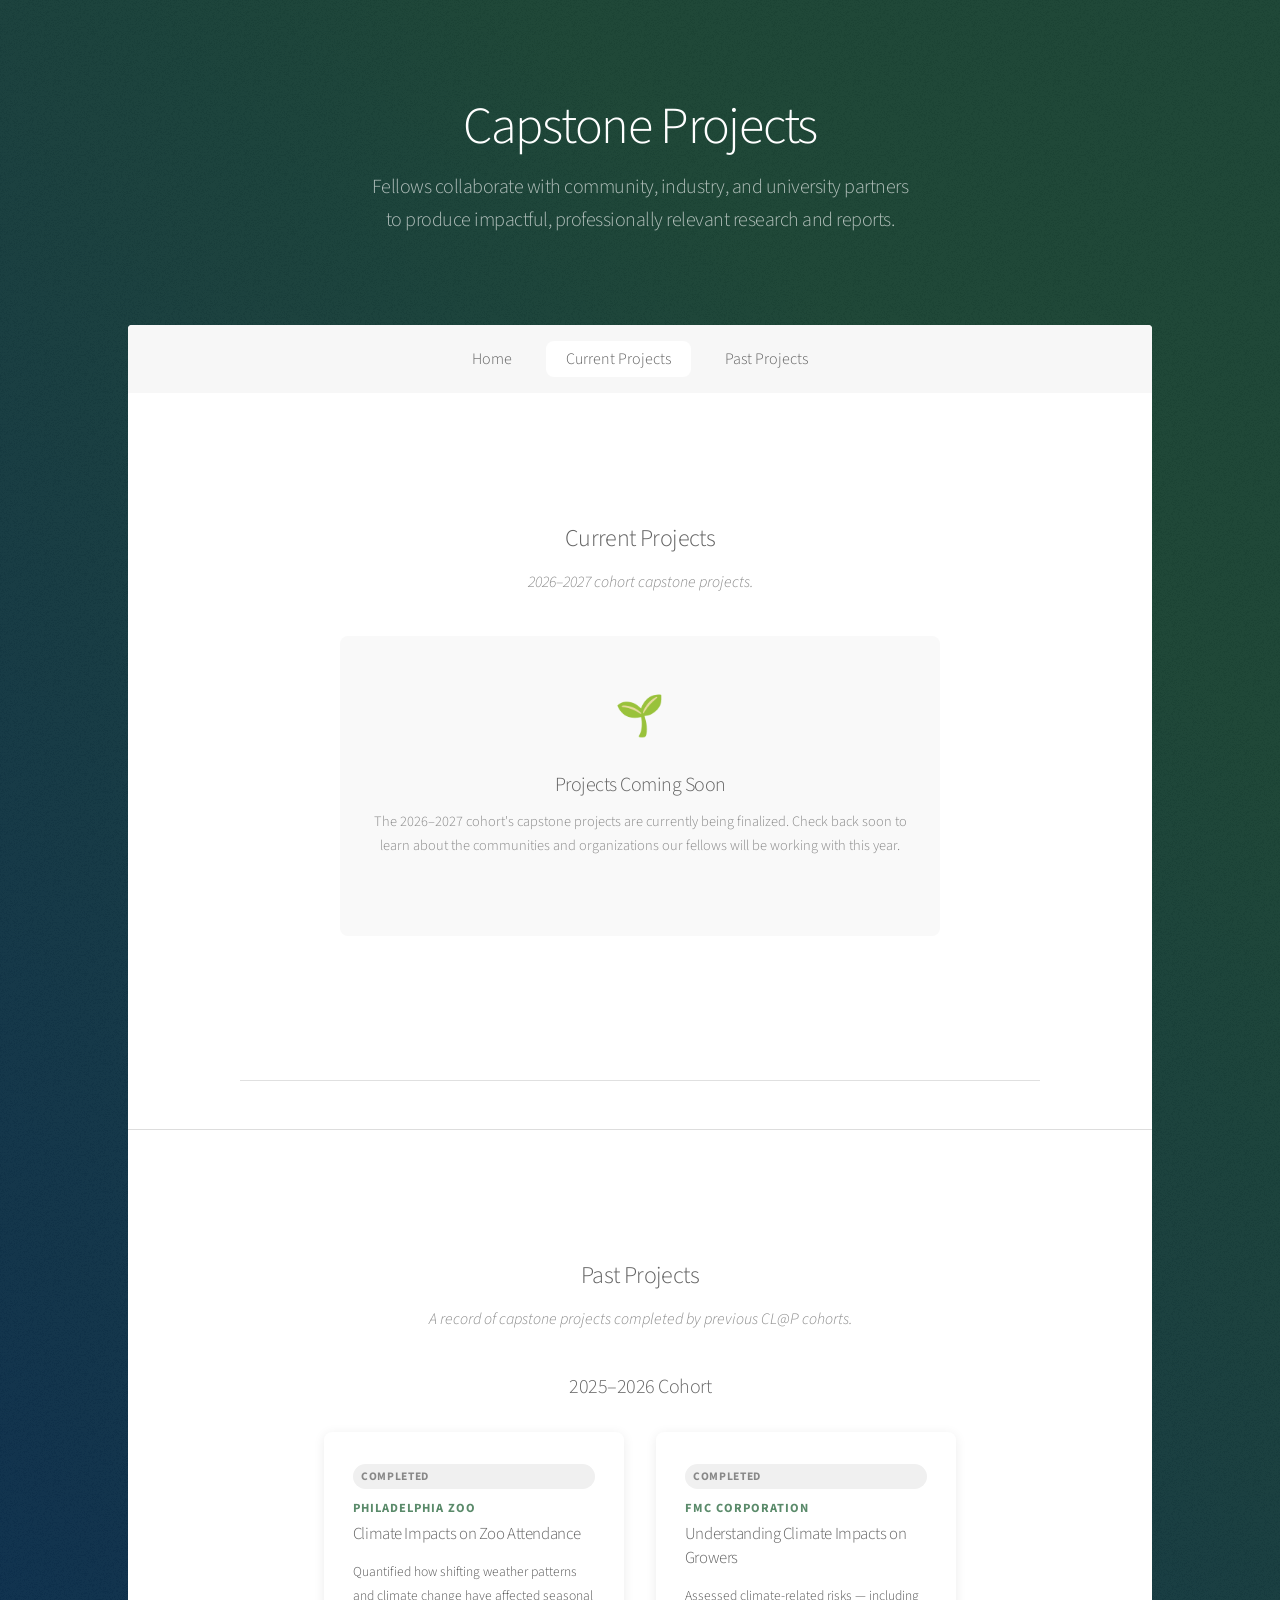
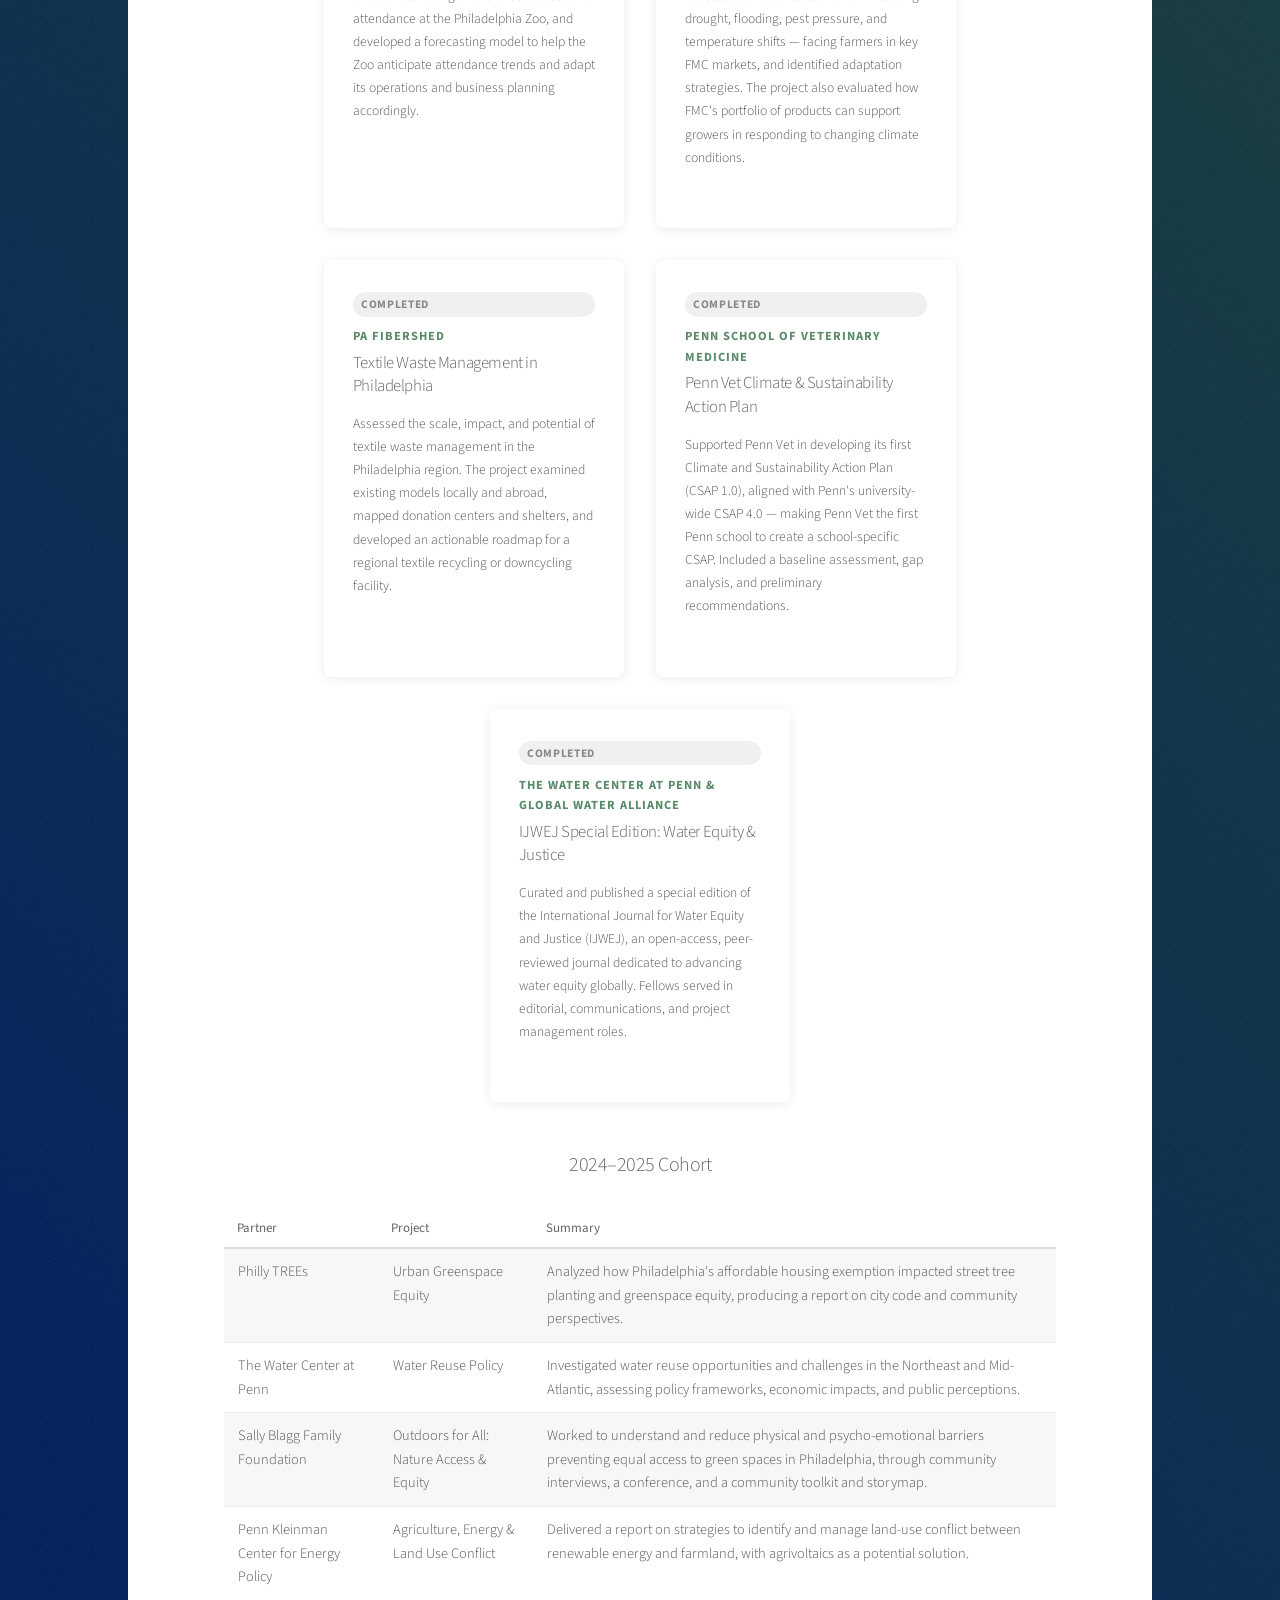
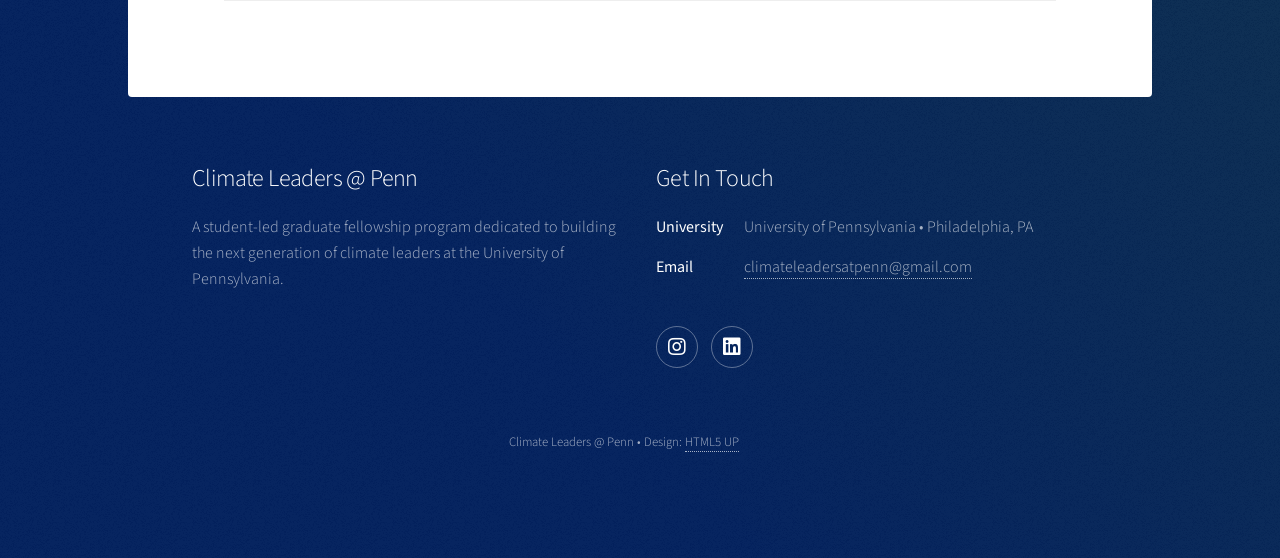
<file: projects.html>
<!DOCTYPE HTML>
<html>
	<head>
		<title>Projects | Climate Leaders @ Penn</title>
		<meta charset="utf-8" />
		<meta name="viewport" content="width=device-width, initial-scale=1, user-scalable=no" />
		<link rel="stylesheet" href="assets/css/main.css" />
		<noscript><link rel="stylesheet" href="assets/css/noscript.css" /></noscript>
		<style>
			/* ================================================
			   PROJECTS PAGE STYLES
			   ================================================ */

			.projects-section {
				padding: 4em 2em;
				max-width: 1100px;
				margin: 0 auto;
			}

			.projects-section h2 {
				text-align: center;
				margin-bottom: 0.5em;
			}

			.projects-section .section-subtitle {
				text-align: center;
				color: #888;
				margin-bottom: 2.5em;
				font-style: italic;
			}

			/* Coming soon box */
			.coming-soon {
				text-align: center;
				padding: 3em 2em;
				background: #f9f9f9;
				border-radius: 8px;
				max-width: 600px;
				margin: 0 auto;
				color: #888;
			}

			.coming-soon .icon {
				font-size: 2.5em;
				margin-bottom: 0.5em;
				display: block;
			}

			.coming-soon h3 {
				color: #666;
				margin-bottom: 0.5em;
			}

			.coming-soon p {
				font-size: 0.9em;
				line-height: 1.7;
			}

			/* Project card grid */
			.project-grid {
				display: flex;
				flex-wrap: wrap;
				gap: 2em;
				justify-content: center;
			}

			/* Individual project card */
			.project-card {
				background: #fff;
				border-radius: 8px;
				box-shadow: 0 2px 12px rgba(0,0,0,0.08);
				padding: 2em 1.8em;
				width: 300px;
				transition: transform 0.2s ease, box-shadow 0.2s ease;
				display: flex;
				flex-direction: column;
			}

			.project-card:hover {
				transform: translateY(-4px);
				box-shadow: 0 6px 20px rgba(0,0,0,0.12);
			}

			/* Partner label */
			.project-card .partner {
				font-size: 0.78em;
				font-weight: 700;
				text-transform: uppercase;
				letter-spacing: 0.08em;
				color: #5a8a6a;
				margin-bottom: 0.4em;
			}

			.project-card h3 {
				font-size: 1.05em;
				margin: 0 0 0.8em;
				line-height: 1.4;
			}

			.project-card p {
				font-size: 0.85em;
				color: #555;
				line-height: 1.7;
				flex-grow: 1;
			}

			/* Status badge */
			.badge {
				display: inline-block;
				font-size: 0.72em;
				font-weight: 700;
				text-transform: uppercase;
				letter-spacing: 0.06em;
				padding: 0.25em 0.7em;
				border-radius: 20px;
				margin-bottom: 0.8em;
			}

			.badge-completed {
				background: #f0f0f0;
				color: #888;
			}

			/* Section divider */
			.section-divider {
				border: none;
				border-top: 1px solid #e0e0e0;
				margin: 3em auto;
				max-width: 800px;
			}

			/* Past projects table */
			.past-projects-table {
				max-width: 900px;
				margin: 0 auto;
				width: 100%;
				border-collapse: collapse;
				font-size: 0.9em;
			}

			.past-projects-table th {
				text-align: left;
				border-bottom: 2px solid #ddd;
				padding: 0.6em 1em;
				color: #444;
			}

			.past-projects-table td {
				padding: 0.75em 1em;
				border-bottom: 1px solid #eee;
				color: #555;
				vertical-align: top;
			}

			.past-projects-table tr:hover td {
				background: #f9f9f9;
			}

			/* Responsive */
			@media (max-width: 768px) {
				.project-card {
					width: 90%;
					max-width: 360px;
				}
			}
		</style>
	</head>
	<body class="is-preload">

		<!-- Wrapper -->
		<div id="wrapper">

			<!-- Header -->
			<header id="header" class="alt">
				<h1>Capstone Projects</h1>
				<p>Fellows collaborate with community, industry, and university partners<br />
				to produce impactful, professionally relevant research and reports.</p>
			</header>

			<!-- Nav -->
			<nav id="nav">
				<ul>
					<li><a href="index.html">Home</a></li>
					<li><a href="#current" class="active">Current Projects</a></li>
					<li><a href="#past">Past Projects</a></li>
				</ul>
			</nav>

			<!-- Main -->
			<div id="main">

				<!-- =====================
				     CURRENT PROJECTS
				     ===================== -->
				<section id="current" class="main">
					<div class="projects-section">
						<h2>Current Projects</h2>
						<p class="section-subtitle">2026–2027 cohort capstone projects.</p>

						<!-- TODO: Replace coming-soon block with project cards when 2026-2027 projects are finalized.
						     Copy a project card from the 2025-2026 section below as your template. -->
						<div class="coming-soon">
							<span class="icon">🌱</span>
							<h3>Projects Coming Soon</h3>
							<p>The 2026–2027 cohort's capstone projects are currently being finalized.
							Check back soon to learn about the communities and organizations our
							fellows will be working with this year.</p>
						</div>

					</div>
				</section>

				<hr class="section-divider">

				<!-- =====================
				     2025-2026 PROJECTS
				     ===================== -->
				<section id="past" class="main">
					<div class="projects-section">
						<h2>Past Projects</h2>
						<p class="section-subtitle">A record of capstone projects completed by previous CL@P cohorts.</p>

						<!-- 2025-2026 Cards -->
						<h3 style="text-align:center; margin-bottom: 1.5em; color: #666;">2025–2026 Cohort</h3>
						<div class="project-grid" style="margin-bottom: 3em;">

							<!-- =============================
							     PROJECT CARD TEMPLATE
							     To add a project, copy one card
							     block and update the fields.
							     ============================= -->

							<!-- Philadelphia Zoo -->
							<div class="project-card">
								<span class="badge badge-completed">Completed</span>
								<div class="partner">Philadelphia Zoo</div>
								<h3>Climate Impacts on Zoo Attendance</h3>
								<p>Quantified how shifting weather patterns and climate change have affected seasonal attendance at the Philadelphia Zoo, and developed a forecasting model to help the Zoo anticipate attendance trends and adapt its operations and business planning accordingly.</p>
							</div>

							<!-- FMC -->
							<div class="project-card">
								<span class="badge badge-completed">Completed</span>
								<div class="partner">FMC Corporation</div>
								<h3>Understanding Climate Impacts on Growers</h3>
								<p>Assessed climate-related risks — including drought, flooding, pest pressure, and temperature shifts — facing farmers in key FMC markets, and identified adaptation strategies. The project also evaluated how FMC's portfolio of products can support growers in responding to changing climate conditions.</p>
							</div>

							<!-- PA Fibershed -->
							<div class="project-card">
								<span class="badge badge-completed">Completed</span>
								<div class="partner">PA Fibershed</div>
								<h3>Textile Waste Management in Philadelphia</h3>
								<p>Assessed the scale, impact, and potential of textile waste management in the Philadelphia region. The project examined existing models locally and abroad, mapped donation centers and shelters, and developed an actionable roadmap for a regional textile recycling or downcycling facility.</p>
							</div>

							<!-- Penn Vet -->
							<div class="project-card">
								<span class="badge badge-completed">Completed</span>
								<div class="partner">Penn School of Veterinary Medicine</div>
								<h3>Penn Vet Climate & Sustainability Action Plan</h3>
								<p>Supported Penn Vet in developing its first Climate and Sustainability Action Plan (CSAP 1.0), aligned with Penn's university-wide CSAP 4.0 — making Penn Vet the first Penn school to create a school-specific CSAP. Included a baseline assessment, gap analysis, and preliminary recommendations.</p>
							</div>

							<!-- IJWEJ -->
							<div class="project-card">
								<span class="badge badge-completed">Completed</span>
								<div class="partner">The Water Center at Penn & Global Water Alliance</div>
								<h3>IJWEJ Special Edition: Water Equity & Justice</h3>
								<p>Curated and published a special edition of the International Journal for Water Equity and Justice (IJWEJ), an open-access, peer-reviewed journal dedicated to advancing water equity globally. Fellows served in editorial, communications, and project management roles.</p>
							</div>

						</div>

						<!-- 2024-2025 Table -->
						<h3 style="text-align:center; margin-bottom: 1.5em; color: #666;">2024–2025 Cohort</h3>
						<table class="past-projects-table">
							<thead>
								<tr>
									<th>Partner</th>
									<th>Project</th>
									<th>Summary</th>
								</tr>
							</thead>
							<tbody>
								<tr>
									<td>Philly TREEs</td>
									<td>Urban Greenspace Equity</td>
									<td>Analyzed how Philadelphia's affordable housing exemption impacted street tree planting and greenspace equity, producing a report on city code and community perspectives.</td>
								</tr>
								<tr>
									<td>The Water Center at Penn</td>
									<td>Water Reuse Policy</td>
									<td>Investigated water reuse opportunities and challenges in the Northeast and Mid-Atlantic, assessing policy frameworks, economic impacts, and public perceptions.</td>
								</tr>
								<tr>
									<td>Sally Blagg Family Foundation</td>
									<td>Outdoors for All: Nature Access & Equity</td>
									<td>Worked to understand and reduce physical and psycho-emotional barriers preventing equal access to green spaces in Philadelphia, through community interviews, a conference, and a community toolkit and storymap.</td>
								</tr>
								<tr>
									<td>Penn Kleinman Center for Energy Policy</td>
									<td>Agriculture, Energy & Land Use Conflict</td>
									<td>Delivered a report on strategies to identify and manage land-use conflict between renewable energy and farmland, with agrivoltaics as a potential solution.</td>
								</tr>
								<!-- TODO: Add projects from earlier cohorts (2021-2022, 2022-2023, 2023-2024) if available -->
							</tbody>
						</table>

					</div>
				</section>

			</div>

			<!-- Footer -->
			<footer id="footer">
				<section>
					<h2>Climate Leaders @ Penn</h2>
					<p>A student-led graduate fellowship program dedicated to building
					the next generation of climate leaders at the University of Pennsylvania.</p>
				</section>
				<section>
					<h2>Get In Touch</h2>
					<dl class="alt">
						<dt>University</dt>
						<dd>University of Pennsylvania &bull; Philadelphia, PA</dd>
						<dt>Email</dt>
						<dd><a href="mailto:climateleadersatpenn@gmail.com">climateleadersatpenn@gmail.com</a></dd>
					</dl>
					<ul class="icons">
						<li><a href="https://www.instagram.com/climateleadersatpenn/" class="icon brands fa-instagram alt"><span class="label">Instagram</span></a></li>
                        <li><a href="https://www.linkedin.com/company/climate-leaders-penn/" class="icon brands fa-linkedin alt"><span class="label">LinkedIn</span></a></li>
					</ul>
				</section>
				<p class="copyright">Climate Leaders @ Penn &bull; Design: <a href="https://html5up.net">HTML5 UP</a></p>
			</footer>

		</div>

		<!-- Scripts -->
		<script src="assets/js/jquery.min.js"></script>
		<script src="assets/js/jquery.scrollex.min.js"></script>
		<script src="assets/js/jquery.scrolly.min.js"></script>
		<script src="assets/js/browser.min.js"></script>
		<script src="assets/js/breakpoints.min.js"></script>
		<script src="assets/js/util.js"></script>
		<script src="assets/js/main.js"></script>

	</body>
</html>
</file>
<file: assets/css/noscript.css>
/*
	Stellar by HTML5 UP
	html5up.net | @ajlkn
	Free for personal and commercial use under the CCA 3.0 license (html5up.net/license)
*/

/* Header */

	body.is-preload #header.alt > * {
		opacity: 1;
	}

	body.is-preload #header.alt .logo {
		-moz-transform: none;
		-webkit-transform: none;
		-ms-transform: none;
		transform: none;
	}
</file>
<file: assets/css/main.css>
@import url(fontawesome-all.min.css);
@import 'https://fonts.googleapis.com/css?family=Source+Sans+Pro:300,400';

/*
	Stellar by HTML5 UP
	html5up.net | @ajlkn
	Free for personal and commercial use under the CCA 3.0 license (html5up.net/license)
*/

html, body, div, span, applet, object,
iframe, h1, h2, h3, h4, h5, h6, p, blockquote,
pre, a, abbr, acronym, address, big, cite,
code, del, dfn, em, img, ins, kbd, q, s, samp,
small, strike, strong, sub, sup, tt, var, b,
u, i, center, dl, dt, dd, ol, ul, li, fieldset,
form, label, legend, table, caption, tbody,
tfoot, thead, tr, th, td, article, aside,
canvas, details, embed, figure, figcaption,
footer, header, hgroup, menu, nav, output, ruby,
section, summary, time, mark, audio, video {
	margin: 0;
	padding: 0;
	border: 0;
	font-size: 100%;
	font: inherit;
	vertical-align: baseline;}

article, aside, details, figcaption, figure,
footer, header, hgroup, menu, nav, section {
	display: block;}

body {
	line-height: 1;
}

ol, ul {
	list-style: none;
}

blockquote, q {
	quotes: none;
}

	blockquote:before, blockquote:after, q:before, q:after {
		content: '';
		content: none;
	}

table {
	border-collapse: collapse;
	border-spacing: 0;
}

body {
	-webkit-text-size-adjust: none;
}

mark {
	background-color: transparent;
	color: inherit;
}

input::-moz-focus-inner {
	border: 0;
	padding: 0;
}

input, select, textarea {
	-moz-appearance: none;
	-webkit-appearance: none;
	-ms-appearance: none;
	appearance: none;
}

/* Basic */

	@-ms-viewport {
		width: device-width;
	}

	body {
		-ms-overflow-style: scrollbar;
	}

	@media screen and (max-width: 480px) {

		html, body {
			min-width: 320px;
		}

	}

	html {
		box-sizing: border-box;
	}

	*, *:before, *:after {
		box-sizing: inherit;
	}

	body {
		background-color: #935d8c;
		background-image: url("images/overlay.png"), -moz-linear-gradient(45deg, #e37682 15%, #5f4d93 85%);
		background-image: url("images/overlay.png"), -webkit-linear-gradient(45deg, #e37682 15%, #5f4d93 85%);
		background-image: url("images/overlay.png"), -ms-linear-gradient(45deg, #e37682 15%, #5f4d93 85%);
		background-image: url("images/overlay.png"), linear-gradient(45deg, #e37682 15%, #5f4d93 85%);
	}

		body.is-preload *, body.is-preload *:before, body.is-preload *:after {
			-moz-animation: none !important;
			-webkit-animation: none !important;
			-ms-animation: none !important;
			animation: none !important;
			-moz-transition: none !important;
			-webkit-transition: none !important;
			-ms-transition: none !important;
			transition: none !important;
		}

/* Type */

	body {
		background-color: #935d8c;
		color: rgba(255, 255, 255, 0.65);
	}

	body, input, select, textarea {
		font-family: "Source Sans Pro", Helvetica, sans-serif;
		font-size: 17pt;
		font-weight: 300;
		line-height: 1.65;
	}

		@media screen and (max-width: 1680px) {

			body, input, select, textarea {
				font-size: 14pt;
			}

		}

		@media screen and (max-width: 1280px) {

			body, input, select, textarea {
				font-size: 12pt;
			}

		}

		@media screen and (max-width: 360px) {

			body, input, select, textarea {
				font-size: 11pt;
			}

		}

	a {
		-moz-transition: color 0.2s ease, border-bottom 0.2s ease;
		-webkit-transition: color 0.2s ease, border-bottom 0.2s ease;
		-ms-transition: color 0.2s ease, border-bottom 0.2s ease;
		transition: color 0.2s ease, border-bottom 0.2s ease;
		text-decoration: none;
		border-bottom: dotted 1px;
		color: inherit;
	}

		a:hover {
			border-bottom-color: transparent;
		}

	strong, b {
		font-weight: 400;
	}

	em, i {
		font-style: italic;
	}

	p {
		margin: 0 0 2em 0;
	}

		p.content {
			-moz-columns: 20em 2;
			-webkit-columns: 20em 2;
			-ms-columns: 20em 2;
			columns: 20em 2;
			-moz-column-gap: 2em;
			-webkit-column-gap: 2em;
			-ms-column-gap: 2em;
			column-gap: 2em;
			text-align: justify;
		}

	h1, h2, h3, h4, h5, h6 {
		font-weight: 300;
		line-height: 1.5;
		margin: 0 0 0.7em 0;
		letter-spacing: -0.025em;
	}

		h1 a, h2 a, h3 a, h4 a, h5 a, h6 a {
			color: inherit;
			text-decoration: none;
		}

	h1 {
		font-size: 2.5em;
		line-height: 1.2;
	}

	h2 {
		font-size: 1.5em;
	}

	h3 {
		font-size: 1.25em;
	}

	h4 {
		font-size: 1.1em;
	}

	h5 {
		font-size: 0.9em;
	}

	h6 {
		font-size: 0.7em;
	}

	@media screen and (max-width: 736px) {

		h1 {
			font-size: 2em;
		}

	}

	sub {
		font-size: 0.8em;
		position: relative;
		top: 0.5em;
	}

	sup {
		font-size: 0.8em;
		position: relative;
		top: -0.5em;
	}

	blockquote {
		border-left: solid 4px;
		font-style: italic;
		margin: 0 0 2em 0;
		padding: 0.5em 0 0.5em 2em;
	}

	code {
		border-radius: 8px;
		border: solid 1px;
		font-family: "Courier New", monospace;
		font-size: 0.9em;
		margin: 0 0.25em;
		padding: 0.25em 0.65em;
	}

	pre {
		-webkit-overflow-scrolling: touch;
		font-family: "Courier New", monospace;
		font-size: 0.9em;
		margin: 0 0 2em 0;
	}

		pre code {
			display: block;
			line-height: 1.75;
			padding: 1em 1.5em;
			overflow-x: auto;
		}

	hr {
		border: 0;
		border-bottom: solid 1px;
		margin: 2em 0;
	}

		hr.major {
			margin: 3em 0;
		}

	.align-left {
		text-align: left;
	}

	.align-center {
		text-align: center;
	}

	.align-right {
		text-align: right;
	}

	input, select, textarea {
		color: #ffffff;
	}

	a:hover {
		color: #ffffff;
	}

	strong, b {
		color: #ffffff;
	}

	h1, h2, h3, h4, h5, h6 {
		color: #ffffff;
	}

	blockquote {
		border-left-color: rgba(255, 255, 255, 0.35);
	}

	code {
		background: rgba(255, 255, 255, 0.075);
		border-color: rgba(255, 255, 255, 0.35);
	}

	hr {
		border-bottom-color: rgba(255, 255, 255, 0.35);
	}

/* Row */

	.row {
		display: flex;
		flex-wrap: wrap;
		box-sizing: border-box;
		align-items: stretch;
	}

		.row > * {
			box-sizing: border-box;
		}

		.row.gtr-uniform > * > :last-child {
			margin-bottom: 0;
		}

		.row.aln-left {
			justify-content: flex-start;
		}

		.row.aln-center {
			justify-content: center;
		}

		.row.aln-right {
			justify-content: flex-end;
		}

		.row.aln-top {
			align-items: flex-start;
		}

		.row.aln-middle {
			align-items: center;
		}

		.row.aln-bottom {
			align-items: flex-end;
		}

		.row > .imp {
			order: -1;
		}

		.row > .col-1 {
			width: 8.33333%;
		}

		.row > .off-1 {
			margin-left: 8.33333%;
		}

		.row > .col-2 {
			width: 16.66667%;
		}

		.row > .off-2 {
			margin-left: 16.66667%;
		}

		.row > .col-3 {
			width: 25%;
		}

		.row > .off-3 {
			margin-left: 25%;
		}

		.row > .col-4 {
			width: 33.33333%;
		}

		.row > .off-4 {
			margin-left: 33.33333%;
		}

		.row > .col-5 {
			width: 41.66667%;
		}

		.row > .off-5 {
			margin-left: 41.66667%;
		}

		.row > .col-6 {
			width: 50%;
		}

		.row > .off-6 {
			margin-left: 50%;
		}

		.row > .col-7 {
			width: 58.33333%;
		}

		.row > .off-7 {
			margin-left: 58.33333%;
		}

		.row > .col-8 {
			width: 66.66667%;
		}

		.row > .off-8 {
			margin-left: 66.66667%;
		}

		.row > .col-9 {
			width: 75%;
		}

		.row > .off-9 {
			margin-left: 75%;
		}

		.row > .col-10 {
			width: 83.33333%;
		}

		.row > .off-10 {
			margin-left: 83.33333%;
		}

		.row > .col-11 {
			width: 91.66667%;
		}

		.row > .off-11 {
			margin-left: 91.66667%;
		}

		.row > .col-12 {
			width: 100%;
		}

		.row > .off-12 {
			margin-left: 100%;
		}

		.row.gtr-0 {
			margin-top: 0;
			margin-left: 0em;
		}

			.row.gtr-0 > * {
				padding: 0 0 0 0em;
			}

			.row.gtr-0.gtr-uniform {
				margin-top: 0em;
			}

				.row.gtr-0.gtr-uniform > * {
					padding-top: 0em;
				}

		.row.gtr-25 {
			margin-top: 0;
			margin-left: -0.375em;
		}

			.row.gtr-25 > * {
				padding: 0 0 0 0.375em;
			}

			.row.gtr-25.gtr-uniform {
				margin-top: -0.375em;
			}

				.row.gtr-25.gtr-uniform > * {
					padding-top: 0.375em;
				}

		.row.gtr-50 {
			margin-top: 0;
			margin-left: -0.75em;
		}

			.row.gtr-50 > * {
				padding: 0 0 0 0.75em;
			}

			.row.gtr-50.gtr-uniform {
				margin-top: -0.75em;
			}

				.row.gtr-50.gtr-uniform > * {
					padding-top: 0.75em;
				}

		.row {
			margin-top: 0;
			margin-left: -1.5em;
		}

			.row > * {
				padding: 0 0 0 1.5em;
			}

			.row.gtr-uniform {
				margin-top: -1.5em;
			}

				.row.gtr-uniform > * {
					padding-top: 1.5em;
				}

		.row.gtr-150 {
			margin-top: 0;
			margin-left: -2.25em;
		}

			.row.gtr-150 > * {
				padding: 0 0 0 2.25em;
			}

			.row.gtr-150.gtr-uniform {
				margin-top: -2.25em;
			}

				.row.gtr-150.gtr-uniform > * {
					padding-top: 2.25em;
				}

		.row.gtr-200 {
			margin-top: 0;
			margin-left: -3em;
		}

			.row.gtr-200 > * {
				padding: 0 0 0 3em;
			}

			.row.gtr-200.gtr-uniform {
				margin-top: -3em;
			}

				.row.gtr-200.gtr-uniform > * {
					padding-top: 3em;
				}

		@media screen and (max-width: 1680px) {

			.row {
				display: flex;
				flex-wrap: wrap;
				box-sizing: border-box;
				align-items: stretch;
			}

				.row > * {
					box-sizing: border-box;
				}

				.row.gtr-uniform > * > :last-child {
					margin-bottom: 0;
				}

				.row.aln-left {
					justify-content: flex-start;
				}

				.row.aln-center {
					justify-content: center;
				}

				.row.aln-right {
					justify-content: flex-end;
				}

				.row.aln-top {
					align-items: flex-start;
				}

				.row.aln-middle {
					align-items: center;
				}

				.row.aln-bottom {
					align-items: flex-end;
				}

				.row > .imp-xlarge {
					order: -1;
				}

				.row > .col-1-xlarge {
					width: 8.33333%;
				}

				.row > .off-1-xlarge {
					margin-left: 8.33333%;
				}

				.row > .col-2-xlarge {
					width: 16.66667%;
				}

				.row > .off-2-xlarge {
					margin-left: 16.66667%;
				}

				.row > .col-3-xlarge {
					width: 25%;
				}

				.row > .off-3-xlarge {
					margin-left: 25%;
				}

				.row > .col-4-xlarge {
					width: 33.33333%;
				}

				.row > .off-4-xlarge {
					margin-left: 33.33333%;
				}

				.row > .col-5-xlarge {
					width: 41.66667%;
				}

				.row > .off-5-xlarge {
					margin-left: 41.66667%;
				}

				.row > .col-6-xlarge {
					width: 50%;
				}

				.row > .off-6-xlarge {
					margin-left: 50%;
				}

				.row > .col-7-xlarge {
					width: 58.33333%;
				}

				.row > .off-7-xlarge {
					margin-left: 58.33333%;
				}

				.row > .col-8-xlarge {
					width: 66.66667%;
				}

				.row > .off-8-xlarge {
					margin-left: 66.66667%;
				}

				.row > .col-9-xlarge {
					width: 75%;
				}

				.row > .off-9-xlarge {
					margin-left: 75%;
				}

				.row > .col-10-xlarge {
					width: 83.33333%;
				}

				.row > .off-10-xlarge {
					margin-left: 83.33333%;
				}

				.row > .col-11-xlarge {
					width: 91.66667%;
				}

				.row > .off-11-xlarge {
					margin-left: 91.66667%;
				}

				.row > .col-12-xlarge {
					width: 100%;
				}

				.row > .off-12-xlarge {
					margin-left: 100%;
				}

				.row.gtr-0 {
					margin-top: 0;
					margin-left: 0em;
				}

					.row.gtr-0 > * {
						padding: 0 0 0 0em;
					}

					.row.gtr-0.gtr-uniform {
						margin-top: 0em;
					}

						.row.gtr-0.gtr-uniform > * {
							padding-top: 0em;
						}

				.row.gtr-25 {
					margin-top: 0;
					margin-left: -0.375em;
				}

					.row.gtr-25 > * {
						padding: 0 0 0 0.375em;
					}

					.row.gtr-25.gtr-uniform {
						margin-top: -0.375em;
					}

						.row.gtr-25.gtr-uniform > * {
							padding-top: 0.375em;
						}

				.row.gtr-50 {
					margin-top: 0;
					margin-left: -0.75em;
				}

					.row.gtr-50 > * {
						padding: 0 0 0 0.75em;
					}

					.row.gtr-50.gtr-uniform {
						margin-top: -0.75em;
					}

						.row.gtr-50.gtr-uniform > * {
							padding-top: 0.75em;
						}

				.row {
					margin-top: 0;
					margin-left: -1.5em;
				}

					.row > * {
						padding: 0 0 0 1.5em;
					}

					.row.gtr-uniform {
						margin-top: -1.5em;
					}

						.row.gtr-uniform > * {
							padding-top: 1.5em;
						}

				.row.gtr-150 {
					margin-top: 0;
					margin-left: -2.25em;
				}

					.row.gtr-150 > * {
						padding: 0 0 0 2.25em;
					}

					.row.gtr-150.gtr-uniform {
						margin-top: -2.25em;
					}

						.row.gtr-150.gtr-uniform > * {
							padding-top: 2.25em;
						}

				.row.gtr-200 {
					margin-top: 0;
					margin-left: -3em;
				}

					.row.gtr-200 > * {
						padding: 0 0 0 3em;
					}

					.row.gtr-200.gtr-uniform {
						margin-top: -3em;
					}

						.row.gtr-200.gtr-uniform > * {
							padding-top: 3em;
						}

		}

		@media screen and (max-width: 1280px) {

			.row {
				display: flex;
				flex-wrap: wrap;
				box-sizing: border-box;
				align-items: stretch;
			}

				.row > * {
					box-sizing: border-box;
				}

				.row.gtr-uniform > * > :last-child {
					margin-bottom: 0;
				}

				.row.aln-left {
					justify-content: flex-start;
				}

				.row.aln-center {
					justify-content: center;
				}

				.row.aln-right {
					justify-content: flex-end;
				}

				.row.aln-top {
					align-items: flex-start;
				}

				.row.aln-middle {
					align-items: center;
				}

				.row.aln-bottom {
					align-items: flex-end;
				}

				.row > .imp-large {
					order: -1;
				}

				.row > .col-1-large {
					width: 8.33333%;
				}

				.row > .off-1-large {
					margin-left: 8.33333%;
				}

				.row > .col-2-large {
					width: 16.66667%;
				}

				.row > .off-2-large {
					margin-left: 16.66667%;
				}

				.row > .col-3-large {
					width: 25%;
				}

				.row > .off-3-large {
					margin-left: 25%;
				}

				.row > .col-4-large {
					width: 33.33333%;
				}

				.row > .off-4-large {
					margin-left: 33.33333%;
				}

				.row > .col-5-large {
					width: 41.66667%;
				}

				.row > .off-5-large {
					margin-left: 41.66667%;
				}

				.row > .col-6-large {
					width: 50%;
				}

				.row > .off-6-large {
					margin-left: 50%;
				}

				.row > .col-7-large {
					width: 58.33333%;
				}

				.row > .off-7-large {
					margin-left: 58.33333%;
				}

				.row > .col-8-large {
					width: 66.66667%;
				}

				.row > .off-8-large {
					margin-left: 66.66667%;
				}

				.row > .col-9-large {
					width: 75%;
				}

				.row > .off-9-large {
					margin-left: 75%;
				}

				.row > .col-10-large {
					width: 83.33333%;
				}

				.row > .off-10-large {
					margin-left: 83.33333%;
				}

				.row > .col-11-large {
					width: 91.66667%;
				}

				.row > .off-11-large {
					margin-left: 91.66667%;
				}

				.row > .col-12-large {
					width: 100%;
				}

				.row > .off-12-large {
					margin-left: 100%;
				}

				.row.gtr-0 {
					margin-top: 0;
					margin-left: 0em;
				}

					.row.gtr-0 > * {
						padding: 0 0 0 0em;
					}

					.row.gtr-0.gtr-uniform {
						margin-top: 0em;
					}

						.row.gtr-0.gtr-uniform > * {
							padding-top: 0em;
						}

				.row.gtr-25 {
					margin-top: 0;
					margin-left: -0.375em;
				}

					.row.gtr-25 > * {
						padding: 0 0 0 0.375em;
					}

					.row.gtr-25.gtr-uniform {
						margin-top: -0.375em;
					}

						.row.gtr-25.gtr-uniform > * {
							padding-top: 0.375em;
						}

				.row.gtr-50 {
					margin-top: 0;
					margin-left: -0.75em;
				}

					.row.gtr-50 > * {
						padding: 0 0 0 0.75em;
					}

					.row.gtr-50.gtr-uniform {
						margin-top: -0.75em;
					}

						.row.gtr-50.gtr-uniform > * {
							padding-top: 0.75em;
						}

				.row {
					margin-top: 0;
					margin-left: -1.5em;
				}

					.row > * {
						padding: 0 0 0 1.5em;
					}

					.row.gtr-uniform {
						margin-top: -1.5em;
					}

						.row.gtr-uniform > * {
							padding-top: 1.5em;
						}

				.row.gtr-150 {
					margin-top: 0;
					margin-left: -2.25em;
				}

					.row.gtr-150 > * {
						padding: 0 0 0 2.25em;
					}

					.row.gtr-150.gtr-uniform {
						margin-top: -2.25em;
					}

						.row.gtr-150.gtr-uniform > * {
							padding-top: 2.25em;
						}

				.row.gtr-200 {
					margin-top: 0;
					margin-left: -3em;
				}

					.row.gtr-200 > * {
						padding: 0 0 0 3em;
					}

					.row.gtr-200.gtr-uniform {
						margin-top: -3em;
					}

						.row.gtr-200.gtr-uniform > * {
							padding-top: 3em;
						}

		}

		@media screen and (max-width: 980px) {

			.row {
				display: flex;
				flex-wrap: wrap;
				box-sizing: border-box;
				align-items: stretch;
			}

				.row > * {
					box-sizing: border-box;
				}

				.row.gtr-uniform > * > :last-child {
					margin-bottom: 0;
				}

				.row.aln-left {
					justify-content: flex-start;
				}

				.row.aln-center {
					justify-content: center;
				}

				.row.aln-right {
					justify-content: flex-end;
				}

				.row.aln-top {
					align-items: flex-start;
				}

				.row.aln-middle {
					align-items: center;
				}

				.row.aln-bottom {
					align-items: flex-end;
				}

				.row > .imp-medium {
					order: -1;
				}

				.row > .col-1-medium {
					width: 8.33333%;
				}

				.row > .off-1-medium {
					margin-left: 8.33333%;
				}

				.row > .col-2-medium {
					width: 16.66667%;
				}

				.row > .off-2-medium {
					margin-left: 16.66667%;
				}

				.row > .col-3-medium {
					width: 25%;
				}

				.row > .off-3-medium {
					margin-left: 25%;
				}

				.row > .col-4-medium {
					width: 33.33333%;
				}

				.row > .off-4-medium {
					margin-left: 33.33333%;
				}

				.row > .col-5-medium {
					width: 41.66667%;
				}

				.row > .off-5-medium {
					margin-left: 41.66667%;
				}

				.row > .col-6-medium {
					width: 50%;
				}

				.row > .off-6-medium {
					margin-left: 50%;
				}

				.row > .col-7-medium {
					width: 58.33333%;
				}

				.row > .off-7-medium {
					margin-left: 58.33333%;
				}

				.row > .col-8-medium {
					width: 66.66667%;
				}

				.row > .off-8-medium {
					margin-left: 66.66667%;
				}

				.row > .col-9-medium {
					width: 75%;
				}

				.row > .off-9-medium {
					margin-left: 75%;
				}

				.row > .col-10-medium {
					width: 83.33333%;
				}

				.row > .off-10-medium {
					margin-left: 83.33333%;
				}

				.row > .col-11-medium {
					width: 91.66667%;
				}

				.row > .off-11-medium {
					margin-left: 91.66667%;
				}

				.row > .col-12-medium {
					width: 100%;
				}

				.row > .off-12-medium {
					margin-left: 100%;
				}

				.row.gtr-0 {
					margin-top: 0;
					margin-left: 0em;
				}

					.row.gtr-0 > * {
						padding: 0 0 0 0em;
					}

					.row.gtr-0.gtr-uniform {
						margin-top: 0em;
					}

						.row.gtr-0.gtr-uniform > * {
							padding-top: 0em;
						}

				.row.gtr-25 {
					margin-top: 0;
					margin-left: -0.375em;
				}

					.row.gtr-25 > * {
						padding: 0 0 0 0.375em;
					}

					.row.gtr-25.gtr-uniform {
						margin-top: -0.375em;
					}

						.row.gtr-25.gtr-uniform > * {
							padding-top: 0.375em;
						}

				.row.gtr-50 {
					margin-top: 0;
					margin-left: -0.75em;
				}

					.row.gtr-50 > * {
						padding: 0 0 0 0.75em;
					}

					.row.gtr-50.gtr-uniform {
						margin-top: -0.75em;
					}

						.row.gtr-50.gtr-uniform > * {
							padding-top: 0.75em;
						}

				.row {
					margin-top: 0;
					margin-left: -1.5em;
				}

					.row > * {
						padding: 0 0 0 1.5em;
					}

					.row.gtr-uniform {
						margin-top: -1.5em;
					}

						.row.gtr-uniform > * {
							padding-top: 1.5em;
						}

				.row.gtr-150 {
					margin-top: 0;
					margin-left: -2.25em;
				}

					.row.gtr-150 > * {
						padding: 0 0 0 2.25em;
					}

					.row.gtr-150.gtr-uniform {
						margin-top: -2.25em;
					}

						.row.gtr-150.gtr-uniform > * {
							padding-top: 2.25em;
						}

				.row.gtr-200 {
					margin-top: 0;
					margin-left: -3em;
				}

					.row.gtr-200 > * {
						padding: 0 0 0 3em;
					}

					.row.gtr-200.gtr-uniform {
						margin-top: -3em;
					}

						.row.gtr-200.gtr-uniform > * {
							padding-top: 3em;
						}

		}

		@media screen and (max-width: 736px) {

			.row {
				display: flex;
				flex-wrap: wrap;
				box-sizing: border-box;
				align-items: stretch;
			}

				.row > * {
					box-sizing: border-box;
				}

				.row.gtr-uniform > * > :last-child {
					margin-bottom: 0;
				}

				.row.aln-left {
					justify-content: flex-start;
				}

				.row.aln-center {
					justify-content: center;
				}

				.row.aln-right {
					justify-content: flex-end;
				}

				.row.aln-top {
					align-items: flex-start;
				}

				.row.aln-middle {
					align-items: center;
				}

				.row.aln-bottom {
					align-items: flex-end;
				}

				.row > .imp-small {
					order: -1;
				}

				.row > .col-1-small {
					width: 8.33333%;
				}

				.row > .off-1-small {
					margin-left: 8.33333%;
				}

				.row > .col-2-small {
					width: 16.66667%;
				}

				.row > .off-2-small {
					margin-left: 16.66667%;
				}

				.row > .col-3-small {
					width: 25%;
				}

				.row > .off-3-small {
					margin-left: 25%;
				}

				.row > .col-4-small {
					width: 33.33333%;
				}

				.row > .off-4-small {
					margin-left: 33.33333%;
				}

				.row > .col-5-small {
					width: 41.66667%;
				}

				.row > .off-5-small {
					margin-left: 41.66667%;
				}

				.row > .col-6-small {
					width: 50%;
				}

				.row > .off-6-small {
					margin-left: 50%;
				}

				.row > .col-7-small {
					width: 58.33333%;
				}

				.row > .off-7-small {
					margin-left: 58.33333%;
				}

				.row > .col-8-small {
					width: 66.66667%;
				}

				.row > .off-8-small {
					margin-left: 66.66667%;
				}

				.row > .col-9-small {
					width: 75%;
				}

				.row > .off-9-small {
					margin-left: 75%;
				}

				.row > .col-10-small {
					width: 83.33333%;
				}

				.row > .off-10-small {
					margin-left: 83.33333%;
				}

				.row > .col-11-small {
					width: 91.66667%;
				}

				.row > .off-11-small {
					margin-left: 91.66667%;
				}

				.row > .col-12-small {
					width: 100%;
				}

				.row > .off-12-small {
					margin-left: 100%;
				}

				.row.gtr-0 {
					margin-top: 0;
					margin-left: 0em;
				}

					.row.gtr-0 > * {
						padding: 0 0 0 0em;
					}

					.row.gtr-0.gtr-uniform {
						margin-top: 0em;
					}

						.row.gtr-0.gtr-uniform > * {
							padding-top: 0em;
						}

				.row.gtr-25 {
					margin-top: 0;
					margin-left: -0.25em;
				}

					.row.gtr-25 > * {
						padding: 0 0 0 0.25em;
					}

					.row.gtr-25.gtr-uniform {
						margin-top: -0.25em;
					}

						.row.gtr-25.gtr-uniform > * {
							padding-top: 0.25em;
						}

				.row.gtr-50 {
					margin-top: 0;
					margin-left: -0.5em;
				}

					.row.gtr-50 > * {
						padding: 0 0 0 0.5em;
					}

					.row.gtr-50.gtr-uniform {
						margin-top: -0.5em;
					}

						.row.gtr-50.gtr-uniform > * {
							padding-top: 0.5em;
						}

				.row {
					margin-top: 0;
					margin-left: -1em;
				}

					.row > * {
						padding: 0 0 0 1em;
					}

					.row.gtr-uniform {
						margin-top: -1em;
					}

						.row.gtr-uniform > * {
							padding-top: 1em;
						}

				.row.gtr-150 {
					margin-top: 0;
					margin-left: -1.5em;
				}

					.row.gtr-150 > * {
						padding: 0 0 0 1.5em;
					}

					.row.gtr-150.gtr-uniform {
						margin-top: -1.5em;
					}

						.row.gtr-150.gtr-uniform > * {
							padding-top: 1.5em;
						}

				.row.gtr-200 {
					margin-top: 0;
					margin-left: -2em;
				}

					.row.gtr-200 > * {
						padding: 0 0 0 2em;
					}

					.row.gtr-200.gtr-uniform {
						margin-top: -2em;
					}

						.row.gtr-200.gtr-uniform > * {
							padding-top: 2em;
						}

		}

		@media screen and (max-width: 480px) {

			.row {
				display: flex;
				flex-wrap: wrap;
				box-sizing: border-box;
				align-items: stretch;
			}

				.row > * {
					box-sizing: border-box;
				}

				.row.gtr-uniform > * > :last-child {
					margin-bottom: 0;
				}

				.row.aln-left {
					justify-content: flex-start;
				}

				.row.aln-center {
					justify-content: center;
				}

				.row.aln-right {
					justify-content: flex-end;
				}

				.row.aln-top {
					align-items: flex-start;
				}

				.row.aln-middle {
					align-items: center;
				}

				.row.aln-bottom {
					align-items: flex-end;
				}

				.row > .imp-xsmall {
					order: -1;
				}

				.row > .col-1-xsmall {
					width: 8.33333%;
				}

				.row > .off-1-xsmall {
					margin-left: 8.33333%;
				}

				.row > .col-2-xsmall {
					width: 16.66667%;
				}

				.row > .off-2-xsmall {
					margin-left: 16.66667%;
				}

				.row > .col-3-xsmall {
					width: 25%;
				}

				.row > .off-3-xsmall {
					margin-left: 25%;
				}

				.row > .col-4-xsmall {
					width: 33.33333%;
				}

				.row > .off-4-xsmall {
					margin-left: 33.33333%;
				}

				.row > .col-5-xsmall {
					width: 41.66667%;
				}

				.row > .off-5-xsmall {
					margin-left: 41.66667%;
				}

				.row > .col-6-xsmall {
					width: 50%;
				}

				.row > .off-6-xsmall {
					margin-left: 50%;
				}

				.row > .col-7-xsmall {
					width: 58.33333%;
				}

				.row > .off-7-xsmall {
					margin-left: 58.33333%;
				}

				.row > .col-8-xsmall {
					width: 66.66667%;
				}

				.row > .off-8-xsmall {
					margin-left: 66.66667%;
				}

				.row > .col-9-xsmall {
					width: 75%;
				}

				.row > .off-9-xsmall {
					margin-left: 75%;
				}

				.row > .col-10-xsmall {
					width: 83.33333%;
				}

				.row > .off-10-xsmall {
					margin-left: 83.33333%;
				}

				.row > .col-11-xsmall {
					width: 91.66667%;
				}

				.row > .off-11-xsmall {
					margin-left: 91.66667%;
				}

				.row > .col-12-xsmall {
					width: 100%;
				}

				.row > .off-12-xsmall {
					margin-left: 100%;
				}

				.row.gtr-0 {
					margin-top: 0;
					margin-left: 0em;
				}

					.row.gtr-0 > * {
						padding: 0 0 0 0em;
					}

					.row.gtr-0.gtr-uniform {
						margin-top: 0em;
					}

						.row.gtr-0.gtr-uniform > * {
							padding-top: 0em;
						}

				.row.gtr-25 {
					margin-top: 0;
					margin-left: -0.3125em;
				}

					.row.gtr-25 > * {
						padding: 0 0 0 0.3125em;
					}

					.row.gtr-25.gtr-uniform {
						margin-top: -0.3125em;
					}

						.row.gtr-25.gtr-uniform > * {
							padding-top: 0.3125em;
						}

				.row.gtr-50 {
					margin-top: 0;
					margin-left: -0.625em;
				}

					.row.gtr-50 > * {
						padding: 0 0 0 0.625em;
					}

					.row.gtr-50.gtr-uniform {
						margin-top: -0.625em;
					}

						.row.gtr-50.gtr-uniform > * {
							padding-top: 0.625em;
						}

				.row {
					margin-top: 0;
					margin-left: -1.25em;
				}

					.row > * {
						padding: 0 0 0 1.25em;
					}

					.row.gtr-uniform {
						margin-top: -1.25em;
					}

						.row.gtr-uniform > * {
							padding-top: 1.25em;
						}

				.row.gtr-150 {
					margin-top: 0;
					margin-left: -1.875em;
				}

					.row.gtr-150 > * {
						padding: 0 0 0 1.875em;
					}

					.row.gtr-150.gtr-uniform {
						margin-top: -1.875em;
					}

						.row.gtr-150.gtr-uniform > * {
							padding-top: 1.875em;
						}

				.row.gtr-200 {
					margin-top: 0;
					margin-left: -2.5em;
				}

					.row.gtr-200 > * {
						padding: 0 0 0 2.5em;
					}

					.row.gtr-200.gtr-uniform {
						margin-top: -2.5em;
					}

						.row.gtr-200.gtr-uniform > * {
							padding-top: 2.5em;
						}

		}

/* Box */

	.box {
		border-radius: 8px;
		border: solid;
		margin-bottom: 2em;
		padding: 1.5em;
	}

		.box > :last-child,
		.box > :last-child > :last-child,
		.box > :last-child > :last-child > :last-child {
			margin-bottom: 0;
		}

		.box.alt {
			border: 0;
			border-radius: 0;
			padding: 0;
		}

	.box {
		border-color: rgba(255, 255, 255, 0.35);
	}

/* Button */

	input[type="submit"],
	input[type="reset"],
	input[type="button"],
	button,
	.button {
		-moz-appearance: none;
		-webkit-appearance: none;
		-ms-appearance: none;
		appearance: none;
		-moz-transition: background-color 0.2s ease-in-out, color 0.2s ease-in-out;
		-webkit-transition: background-color 0.2s ease-in-out, color 0.2s ease-in-out;
		-ms-transition: background-color 0.2s ease-in-out, color 0.2s ease-in-out;
		transition: background-color 0.2s ease-in-out, color 0.2s ease-in-out;
		border-radius: 8px;
		border: 0;
		cursor: pointer;
		display: inline-block;
		font-weight: 300;
		height: 2.75em;
		line-height: 2.75em;
		min-width: 9.25em;
		padding: 0 1.5em;
		text-align: center;
		text-decoration: none;
		white-space: nowrap;
	}

		input[type="submit"].icon,
		input[type="reset"].icon,
		input[type="button"].icon,
		button.icon,
		.button.icon {
			padding-left: 1.35em;
		}

			input[type="submit"].icon:before,
			input[type="reset"].icon:before,
			input[type="button"].icon:before,
			button.icon:before,
			.button.icon:before {
				margin-right: 0.5em;
			}

		input[type="submit"].fit,
		input[type="reset"].fit,
		input[type="button"].fit,
		button.fit,
		.button.fit {
			width: 100%;
		}

		input[type="submit"].small,
		input[type="reset"].small,
		input[type="button"].small,
		button.small,
		.button.small {
			font-size: 0.8em;
		}

		input[type="submit"].large,
		input[type="reset"].large,
		input[type="button"].large,
		button.large,
		.button.large {
			font-size: 1.35em;
		}

		input[type="submit"].disabled, input[type="submit"]:disabled,
		input[type="reset"].disabled,
		input[type="reset"]:disabled,
		input[type="button"].disabled,
		input[type="button"]:disabled,
		button.disabled,
		button:disabled,
		.button.disabled,
		.button:disabled {
			pointer-events: none;
			opacity: 0.25;
		}

		@media screen and (max-width: 736px) {

			input[type="submit"],
			input[type="reset"],
			input[type="button"],
			button,
			.button {
				min-width: 0;
			}

		}

	input[type="submit"],
	input[type="reset"],
	input[type="button"],
	button,
	.button {
		background-color: transparent;
		box-shadow: inset 0 0 0 1px rgba(255, 255, 255, 0.35);
		color: #ffffff !important;
	}

		input[type="submit"]:hover,
		input[type="reset"]:hover,
		input[type="button"]:hover,
		button:hover,
		.button:hover {
			background-color: rgba(255, 255, 255, 0.075);
		}

		input[type="submit"]:active,
		input[type="reset"]:active,
		input[type="button"]:active,
		button:active,
		.button:active {
			background-color: rgba(255, 255, 255, 0.2);
		}

		input[type="submit"].icon:before,
		input[type="reset"].icon:before,
		input[type="button"].icon:before,
		button.icon:before,
		.button.icon:before {
			color: rgba(255, 255, 255, 0.5);
		}

		input[type="submit"].primary,
		input[type="reset"].primary,
		input[type="button"].primary,
		button.primary,
		.button.primary {
			background-color: #8cc9f0;
			color: #ffffff !important;
			box-shadow: none;
		}

			input[type="submit"].primary:hover,
			input[type="reset"].primary:hover,
			input[type="button"].primary:hover,
			button.primary:hover,
			.button.primary:hover {
				background-color: #9acff2;
			}

			input[type="submit"].primary:active,
			input[type="reset"].primary:active,
			input[type="button"].primary:active,
			button.primary:active,
			.button.primary:active {
				background-color: #7ec3ee;
			}

			input[type="submit"].primary.icon:before,
			input[type="reset"].primary.icon:before,
			input[type="button"].primary.icon:before,
			button.primary.icon:before,
			.button.primary.icon:before {
				color: #ffffff !important;
			}

/* Form */

	form {
		margin: 0 0 2em 0;
	}

	label {
		display: block;
		font-size: 0.9em;
		font-weight: 400;
		margin: 0 0 1em 0;
	}

	input[type="text"],
	input[type="password"],
	input[type="email"],
	select,
	textarea {
		-moz-appearance: none;
		-webkit-appearance: none;
		-ms-appearance: none;
		appearance: none;
		border-radius: 8px;
		border: solid 1px;
		color: inherit;
		display: block;
		outline: 0;
		padding: 0 1em;
		text-decoration: none;
		width: 100%;
	}

		input[type="text"]:invalid,
		input[type="password"]:invalid,
		input[type="email"]:invalid,
		select:invalid,
		textarea:invalid {
			box-shadow: none;
		}

	select {
		background-size: 1.25rem;
		background-repeat: no-repeat;
		background-position: calc(100% - 1rem) center;
		height: 2.75em;
		padding-right: 2.75em;
		text-overflow: ellipsis;
	}

		select:focus::-ms-value {
			background-color: transparent;
		}

		select::-ms-expand {
			display: none;
		}

	input[type="text"],
	input[type="password"],
	input[type="email"],
	select {
		height: 2.75em;
	}

	textarea {
		padding: 0.75em 1em;
	}

	input[type="checkbox"],
	input[type="radio"] {
		-moz-appearance: none;
		-webkit-appearance: none;
		-ms-appearance: none;
		appearance: none;
		display: block;
		float: left;
		margin-right: -2em;
		opacity: 0;
		width: 1em;
		z-index: -1;
	}

		input[type="checkbox"] + label,
		input[type="radio"] + label {
			text-decoration: none;
			cursor: pointer;
			display: inline-block;
			font-size: 1em;
			font-weight: 300;
			padding-left: 2.4em;
			padding-right: 0.75em;
			position: relative;
		}

			input[type="checkbox"] + label:before,
			input[type="radio"] + label:before {
				-moz-osx-font-smoothing: grayscale;
				-webkit-font-smoothing: antialiased;
				display: inline-block;
				font-style: normal;
				font-variant: normal;
				text-rendering: auto;
				line-height: 1;
				text-transform: none !important;
				font-family: 'Font Awesome 5 Free';
				font-weight: 900;
			}

			input[type="checkbox"] + label:before,
			input[type="radio"] + label:before {
				border-radius: 8px;
				border: solid 1px;
				content: '';
				display: inline-block;
				font-size: 0.8em;
				height: 2.0625em;
				left: 0;
				line-height: 2.0625em;
				position: absolute;
				text-align: center;
				top: 0;
				width: 2.0625em;
			}

		input[type="checkbox"]:checked + label:before,
		input[type="radio"]:checked + label:before {
			content: '\f00c';
		}

	input[type="checkbox"] + label:before {
		border-radius: 8px;
	}

	input[type="radio"] + label:before {
		border-radius: 100%;
	}

	::-webkit-input-placeholder {
		opacity: 1.0;
	}

	:-moz-placeholder {
		opacity: 1.0;
	}

	::-moz-placeholder {
		opacity: 1.0;
	}

	:-ms-input-placeholder {
		opacity: 1.0;
	}

	label {
		color: #ffffff;
	}

	input[type="text"],
	input[type="password"],
	input[type="email"],
	select,
	textarea {
		background-color: rgba(255, 255, 255, 0.075);
		border-color: rgba(255, 255, 255, 0.35);
	}

		input[type="text"]:focus,
		input[type="password"]:focus,
		input[type="email"]:focus,
		select:focus,
		textarea:focus {
			border-color: #8cc9f0;
			box-shadow: 0 0 0 1px #8cc9f0;
		}

	select {
		background-image: url("data:image/svg+xml;charset=utf8,%3Csvg xmlns='http://www.w3.org/2000/svg' width='40' height='40' preserveAspectRatio='none' viewBox='0 0 40 40'%3E%3Cpath d='M9.4,12.3l10.4,10.4l10.4-10.4c0.2-0.2,0.5-0.4,0.9-0.4c0.3,0,0.6,0.1,0.9,0.4l3.3,3.3c0.2,0.2,0.4,0.5,0.4,0.9 c0,0.4-0.1,0.6-0.4,0.9L20.7,31.9c-0.2,0.2-0.5,0.4-0.9,0.4c-0.3,0-0.6-0.1-0.9-0.4L4.3,17.3c-0.2-0.2-0.4-0.5-0.4-0.9 c0-0.4,0.1-0.6,0.4-0.9l3.3-3.3c0.2-0.2,0.5-0.4,0.9-0.4S9.1,12.1,9.4,12.3z' fill='rgba(255, 255, 255, 0.35)' /%3E%3C/svg%3E");
	}

		select option {
			color: #ffffff;
			background: #935d8c;
		}

	input[type="checkbox"] + label,
	input[type="radio"] + label {
		color: rgba(255, 255, 255, 0.65);
	}

		input[type="checkbox"] + label:before,
		input[type="radio"] + label:before {
			background: rgba(255, 255, 255, 0.075);
			border-color: rgba(255, 255, 255, 0.35);
		}

	input[type="checkbox"]:checked + label:before,
	input[type="radio"]:checked + label:before {
		background-color: #ffffff;
		border-color: #ffffff;
		color: #935d8c;
	}

	input[type="checkbox"]:focus + label:before,
	input[type="radio"]:focus + label:before {
		border-color: #8cc9f0;
		box-shadow: 0 0 0 1px #8cc9f0;
	}

	::-webkit-input-placeholder {
		color: rgba(255, 255, 255, 0.5) !important;
	}

	:-moz-placeholder {
		color: rgba(255, 255, 255, 0.5) !important;
	}

	::-moz-placeholder {
		color: rgba(255, 255, 255, 0.5) !important;
	}

	:-ms-input-placeholder {
		color: rgba(255, 255, 255, 0.5) !important;
	}

	.formerize-placeholder {
		color: rgba(255, 255, 255, 0.5) !important;
	}

/* Icon */

	.icon {
		text-decoration: none;
		-moz-transition: background-color 0.2s ease-in-out, color 0.2s ease-in-out;
		-webkit-transition: background-color 0.2s ease-in-out, color 0.2s ease-in-out;
		-ms-transition: background-color 0.2s ease-in-out, color 0.2s ease-in-out;
		transition: background-color 0.2s ease-in-out, color 0.2s ease-in-out;
		border-bottom: none;
		position: relative;
	}

		.icon:before {
			-moz-osx-font-smoothing: grayscale;
			-webkit-font-smoothing: antialiased;
			display: inline-block;
			font-style: normal;
			font-variant: normal;
			text-rendering: auto;
			line-height: 1;
			text-transform: none !important;
			font-family: 'Font Awesome 5 Free';
			font-weight: 400;
		}

		.icon > .label {
			display: none;
		}

		.icon:before {
			line-height: solid;
		}

		.icon.solid:before {
			font-weight: 900;
		}

		.icon.brands:before {
			font-family: 'Font Awesome 5 Brands';
		}

		.icon.major {
			border: solid 1px;
			display: inline-block;
			border-radius: 100%;
			padding: 0.65em;
			margin: 0 0 2em 0;
			cursor: default;
		}

			.icon.major:before {
				display: inline-block;
				font-size: 6.25rem;
				width: 2.25em;
				height: 2.25em;
				line-height: 2.2em;
				border-radius: 100%;
				border: solid 1px;
				text-align: center;
			}

		.icon.alt {
			display: inline-block;
			border: solid 1px;
			border-radius: 100%;
		}

			.icon.alt:before {
				display: block;
				font-size: 1.25em;
				width: 2em;
				height: 2em;
				text-align: center;
				line-height: 2em;
			}

		.icon.style1 {
			color: #efa8b0;
		}

		.icon.style2 {
			color: #c79cc8;
		}

		.icon.style3 {
			color: #a89cc8;
		}

		.icon.style4 {
			color: #9bb2e1;
		}

		.icon.style5 {
			color: #8cc9f0;
		}

		@media screen and (max-width: 1680px) {

			.icon.major:before {
				font-size: 5.5rem;
			}

		}

		@media screen and (max-width: 1280px) {

			.icon.major:before {
				font-size: 4.75rem;
			}

		}

		@media screen and (max-width: 736px) {

			.icon.major {
				margin: 0 0 1.5em 0;
				padding: 0.35em;
			}

				.icon.major:before {
					font-size: 3.5rem;
				}

		}

	.icon.major {
		border-color: rgba(255, 255, 255, 0.35);
	}

		.icon.major:before {
			border-color: rgba(255, 255, 255, 0.35);
		}

	.icon.alt {
		border-color: rgba(255, 255, 255, 0.35);
		color: #ffffff;
	}

		.icon.alt:hover {
			background-color: rgba(255, 255, 255, 0.075);
		}

		.icon.alt:active {
			background-color: rgba(255, 255, 255, 0.2);
		}

/* Image */

	.image {
		border-radius: 8px;
		border: 0;
		display: inline-block;
		position: relative;
	}

		.image img {
			border-radius: 8px;
			display: block;
		}

		.image.left, .image.right {
			max-width: 40%;
		}

			.image.left img, .image.right img {
				width: 100%;
			}

		.image.left {
			float: left;
			margin: 0 1.5em 1em 0;
			top: 0.25em;
		}

		.image.right {
			float: right;
			margin: 0 0 1em 1.5em;
			top: 0.25em;
		}

		.image.fit {
			display: block;
			margin: 0 0 2em 0;
			width: 100%;
		}

			.image.fit img {
				width: 100%;
			}

		.image.main {
			display: block;
			margin: 0 0 3em 0;
			width: 100%;
		}

			.image.main img {
				width: 100%;
			}

/* List */

	ol {
		list-style: decimal;
		margin: 0 0 2em 0;
		padding-left: 1.25em;
	}

		ol li {
			padding-left: 0.25em;
		}

	ul {
		list-style: disc;
		margin: 0 0 2em 0;
		padding-left: 1em;
	}

		ul li {
			padding-left: 0.5em;
		}

		ul.alt {
			list-style: none;
			padding-left: 0;
		}

			ul.alt li {
				border-top: solid 1px;
				padding: 0.5em 0;
			}

				ul.alt li:first-child {
					border-top: 0;
					padding-top: 0;
				}

	dl {
		margin: 0 0 2em 0;
	}

		dl dt {
			display: block;
			font-weight: 400;
			margin: 0 0 1em 0;
		}

		dl dd {
			margin-left: 2em;
		}

		dl.alt dt {
			display: block;
			width: 3em;
			margin: 0;
			clear: left;
			float: left;
		}

		dl.alt dd {
			margin: 0 0 0.85em 5.5em;
		}

		dl.alt:after {
			content: '';
			display: block;
			clear: both;
		}

	ul.alt li {
		border-top-color: rgba(255, 255, 255, 0.35);
	}

	dl dt {
		color: #ffffff;
	}

/* Actions */

	ul.actions {
		display: -moz-flex;
		display: -webkit-flex;
		display: -ms-flex;
		display: flex;
		cursor: default;
		list-style: none;
		margin-left: -1em;
		padding-left: 0;
	}

		ul.actions li {
			padding: 0 0 0 1em;
			vertical-align: middle;
		}

		ul.actions.special {
			-moz-justify-content: center;
			-webkit-justify-content: center;
			-ms-justify-content: center;
			justify-content: center;
			width: 100%;
			margin-left: 0;
		}

			ul.actions.special li:first-child {
				padding-left: 0;
			}

		ul.actions.stacked {
			-moz-flex-direction: column;
			-webkit-flex-direction: column;
			-ms-flex-direction: column;
			flex-direction: column;
			margin-left: 0;
		}

			ul.actions.stacked li {
				padding: 1.3em 0 0 0;
			}

				ul.actions.stacked li:first-child {
					padding-top: 0;
				}

		ul.actions.fit {
			width: calc(100% + 1em);
		}

			ul.actions.fit li {
				-moz-flex-grow: 1;
				-webkit-flex-grow: 1;
				-ms-flex-grow: 1;
				flex-grow: 1;
				-moz-flex-shrink: 1;
				-webkit-flex-shrink: 1;
				-ms-flex-shrink: 1;
				flex-shrink: 1;
				width: 100%;
			}

				ul.actions.fit li > * {
					width: 100%;
				}

			ul.actions.fit.stacked {
				width: 100%;
			}

		@media screen and (max-width: 480px) {

			ul.actions:not(.fixed) {
				-moz-flex-direction: column;
				-webkit-flex-direction: column;
				-ms-flex-direction: column;
				flex-direction: column;
				margin-left: 0;
				width: 100% !important;
			}

				ul.actions:not(.fixed) li {
					-moz-flex-grow: 1;
					-webkit-flex-grow: 1;
					-ms-flex-grow: 1;
					flex-grow: 1;
					-moz-flex-shrink: 1;
					-webkit-flex-shrink: 1;
					-ms-flex-shrink: 1;
					flex-shrink: 1;
					padding: 1em 0 0 0;
					text-align: center;
					width: 100%;
				}

					ul.actions:not(.fixed) li > * {
						width: 100%;
					}

					ul.actions:not(.fixed) li:first-child {
						padding-top: 0;
					}

					ul.actions:not(.fixed) li input[type="submit"],
					ul.actions:not(.fixed) li input[type="reset"],
					ul.actions:not(.fixed) li input[type="button"],
					ul.actions:not(.fixed) li button,
					ul.actions:not(.fixed) li .button {
						width: 100%;
					}

						ul.actions:not(.fixed) li input[type="submit"].icon:before,
						ul.actions:not(.fixed) li input[type="reset"].icon:before,
						ul.actions:not(.fixed) li input[type="button"].icon:before,
						ul.actions:not(.fixed) li button.icon:before,
						ul.actions:not(.fixed) li .button.icon:before {
							margin-left: -0.5rem;
						}

		}

/* Icons */

	ul.icons {
		cursor: default;
		list-style: none;
		padding-left: 0;
	}

		ul.icons li {
			display: inline-block;
			padding: 0 0.65em 0 0;
		}

			ul.icons li:last-child {
				padding-right: 0 !important;
			}

/* Section/Article */

	section.special, article.special {
		text-align: center;
	}

	header.major {
		margin-bottom: 3em;
	}

		header.major h2 {
			font-size: 2em;
		}

			header.major h2:after {
				display: block;
				content: '';
				width: 3.25em;
				height: 2px;
				margin: 0.7em 0 1em 0;
				border-radius: 2px;
			}

				section.special header.major h2:after, article.special header.major h2:after {
					margin-left: auto;
					margin-right: auto;
				}

		header.major p {
			font-size: 1.25em;
			letter-spacing: -0.025em;
		}

		header.major.special {
			text-align: center;
		}

			header.major.special h2:after {
				margin-left: auto;
				margin-right: auto;
			}

	footer.major {
		margin-top: 3em;
	}

	@media screen and (max-width: 736px) {

		header.major {
			margin-bottom: 0;
		}

			header.major h2 {
				font-size: 1.5em;
			}

			header.major p {
				font-size: 1em;
				letter-spacing: 0;
			}

				header.major p br {
					display: none;
				}

		footer.major {
			margin-top: 0;
		}

	}

	header.major h2:after {
		background-color: rgba(255, 255, 255, 0.35);
	}

/* Table */

	.table-wrapper {
		-webkit-overflow-scrolling: touch;
		overflow-x: auto;
	}

	table {
		margin: 0 0 2em 0;
		width: 100%;
	}

		table tbody tr {
			border: solid 1px;
			border-left: 0;
			border-right: 0;
		}

		table td {
			padding: 0.75em 0.75em;
		}

		table th {
			font-size: 0.9em;
			font-weight: 400;
			padding: 0 0.75em 0.75em 0.75em;
			text-align: left;
		}

		table thead {
			border-bottom: solid 2px;
		}

		table tfoot {
			border-top: solid 2px;
		}

		table.alt {
			border-collapse: separate;
		}

			table.alt tbody tr td {
				border: solid 1px;
				border-left-width: 0;
				border-top-width: 0;
			}

				table.alt tbody tr td:first-child {
					border-left-width: 1px;
				}

			table.alt tbody tr:first-child td {
				border-top-width: 1px;
			}

			table.alt thead {
				border-bottom: 0;
			}

			table.alt tfoot {
				border-top: 0;
			}

	table tbody tr {
		border-color: rgba(255, 255, 255, 0.35);
	}

		table tbody tr:nth-child(2n + 1) {
			background-color: rgba(255, 255, 255, 0.075);
		}

	table th {
		color: #ffffff;
	}

	table thead {
		border-bottom-color: rgba(255, 255, 255, 0.35);
	}

	table tfoot {
		border-top-color: rgba(255, 255, 255, 0.35);
	}

	table.alt tbody tr td {
		border-color: rgba(255, 255, 255, 0.35);
	}

/* Features */

	.features {
		display: -moz-flex;
		display: -webkit-flex;
		display: -ms-flex;
		display: flex;
		-moz-flex-wrap: wrap;
		-webkit-flex-wrap: wrap;
		-ms-flex-wrap: wrap;
		flex-wrap: wrap;
		-moz-justify-content: center;
		-webkit-justify-content: center;
		-ms-justify-content: center;
		justify-content: center;
		width: calc(100% + 2em);
		margin: 0 0 3em -2em;
		padding: 0;
		list-style: none;
	}

		.features li {
			width: calc(33.33333% - 2em);
			margin-left: 2em;
			margin-top: 3em;
			padding: 0;
		}

			.features li:nth-child(1), .features li:nth-child(2), .features li:nth-child(3) {
				margin-top: 0;
			}

			.features li > :last-child {
				margin-bottom: 0;
			}

		@media screen and (max-width: 980px) {

			.features li {
				width: calc(50% - 2em);
			}

				.features li:nth-child(3) {
					margin-top: 3em;
				}

		}

		@media screen and (max-width: 736px) {

			.features {
				width: 100%;
				margin: 0 0 2em 0;
			}

				.features li {
					width: 100%;
					margin-left: 0;
					margin-top: 2em;
				}

					.features li:nth-child(2), .features li:nth-child(3) {
						margin-top: 2em;
					}

		}

/* Statistics */

	.statistics {
		display: -moz-flex;
		display: -webkit-flex;
		display: -ms-flex;
		display: flex;
		width: 100%;
		margin: 0 0 3em 0;
		padding: 0;
		list-style: none;
		cursor: default;
	}

		.statistics li {
			-moz-flex: 1;
			-webkit-flex: 1;
			-ms-flex: 1;
			flex: 1;
			padding: 1.5em;
			color: #ffffff;
			text-align: center;
		}

			.statistics li.style1 {
				background-color: #efa8b0;
			}

			.statistics li.style2 {
				background-color: #c79cc8;
			}

			.statistics li.style3 {
				background-color: #a89cc8;
			}

			.statistics li.style4 {
				background-color: #9bb2e1;
			}

			.statistics li.style5 {
				background-color: #8cc9f0;
			}

			.statistics li strong, .statistics li b {
				display: block;
				font-size: 2em;
				line-height: 1.1;
				color: inherit !important;
				font-weight: 300;
				letter-spacing: -0.025em;
			}

			.statistics li:first-child {
				border-top-left-radius: 8px;
				border-bottom-left-radius: 8px;
			}

			.statistics li:last-child {
				border-top-right-radius: 8px;
				border-bottom-right-radius: 8px;
			}

			.statistics li .icon {
				display: inline-block;
			}

				.statistics li .icon:before {
					font-size: 2.75rem;
					line-height: 1.3;
				}

		@media screen and (max-width: 980px) {

			.statistics li strong, .statistics li b {
				font-size: 1.5em;
			}

		}

		@media screen and (max-width: 736px) {

			.statistics {
				display: block;
				width: 20em;
				max-width: 100%;
				margin: 0 auto 2em auto;
			}

				.statistics li:first-child {
					border-bottom-left-radius: 0;
					border-top-right-radius: 8px;
				}

				.statistics li:last-child {
					border-top-right-radius: 0;
					border-bottom-left-radius: 8px;
				}

				.statistics li .icon:before {
					font-size: 3.75rem;
				}

				.statistics li strong, .statistics li b {
					font-size: 2.5em;
				}

		}

/* Spotlight */

	.spotlight {
		display: -moz-flex;
		display: -webkit-flex;
		display: -ms-flex;
		display: flex;
		-moz-align-items: center;
		-webkit-align-items: center;
		-ms-align-items: center;
		align-items: center;
		margin: 0 0 2em 0;
	}

		.spotlight .content {
			-moz-flex: 1;
			-webkit-flex: 1;
			-ms-flex: 1;
			flex: 1;
		}

			.spotlight .content > :last-child {
				margin-bottom: 0;
			}

			.spotlight .content header.major {
				margin: 0 0 2em 0;
			}

		.spotlight .image {
			display: inline-block;
			margin-left: 4em;
			padding: 0.65em;
			border-radius: 100%;
			border: solid 1px;
		}

			.spotlight .image img {
				display: block;
				border-radius: 100%;
				width: 16em;
			}

		@media screen and (max-width: 980px) {

			.spotlight {
				-moz-flex-direction: column-reverse;
				-webkit-flex-direction: column-reverse;
				-ms-flex-direction: column-reverse;
				flex-direction: column-reverse;
				text-align: center;
			}

				.spotlight .content {
					-moz-flex: 0 1 auto;
					-webkit-flex: 0 1 auto;
					-ms-flex: 0 1 auto;
					flex: 0 1 auto;
					width: 100%;
				}

					.spotlight .content header.major h2:after {
						margin-left: auto;
						margin-right: auto;
					}

					.spotlight .content .actions {
						-moz-justify-content: center;
						-webkit-justify-content: center;
						-ms-justify-content: center;
						justify-content: center;
						width: calc(100% + 1em);
					}

				.spotlight .image {
					-moz-flex: 0 1 auto;
					-webkit-flex: 0 1 auto;
					-ms-flex: 0 1 auto;
					flex: 0 1 auto;
					margin-left: 0;
					margin-bottom: 2em;
				}

		}

		@media screen and (max-width: 736px) {

			.spotlight .image {
				padding: 0.35em;
			}

				.spotlight .image img {
					width: 12em;
				}

		}

	.spotlight .image {
		border-color: rgba(255, 255, 255, 0.35);
	}

/* Header */

	#header {
		padding: 5em 5em 1em 5em ;
		text-align: center;
	}

		#header h1 {
			margin: 0 0 0.25em 0;
		}

		#header p {
			font-size: 1.25em;
			letter-spacing: -0.025em;
		}

		#header.alt {
			padding: 7em 5em 4em 5em ;
		}

			#header.alt h1 {
				font-size: 3.25em;
			}

			#header.alt > * {
				-moz-transition: opacity 3s ease;
				-webkit-transition: opacity 3s ease;
				-ms-transition: opacity 3s ease;
				transition: opacity 3s ease;
				-moz-transition-delay: 0.5s;
				-webkit-transition-delay: 0.5s;
				-ms-transition-delay: 0.5s;
				transition-delay: 0.5s;
				opacity: 1;
			}

			#header.alt .logo {
				-moz-transition: opacity 1.25s ease, -moz-transform 0.5s ease;
				-webkit-transition: opacity 1.25s ease, -webkit-transform 0.5s ease;
				-ms-transition: opacity 1.25s ease, -ms-transform 0.5s ease;
				transition: opacity 1.25s ease, transform 0.5s ease;
				-moz-transition-delay: 0s;
				-webkit-transition-delay: 0s;
				-ms-transition-delay: 0s;
				transition-delay: 0s;
				display: block;
				margin: 0 0 1.5em 0;
			}

				#header.alt .logo img {
					display: block;
					margin: 0 auto;
					max-width: 75%;
				}

		@media screen and (max-width: 1280px) {

			#header {
				padding: 4em 4em 0.1em 4em ;
			}

				#header.alt {
					padding: 6em 4em 3em 4em ;
				}

		}

		@media screen and (max-width: 980px) {

			#header {
				padding: 4em 3em 0.1em 3em ;
			}

				#header.alt {
					padding: 5em 3em 2em 3em ;
				}

		}

		@media screen and (max-width: 736px) {

			#header {
				padding: 3em 2em 0.1em 2em ;
			}

				#header p {
					font-size: 1em;
					letter-spacing: 0;
				}

					#header p br {
						display: none;
					}

				#header.alt {
					padding: 4em 2em 1em 2em ;
				}

					#header.alt h1 {
						font-size: 2.5em;
					}

		}

		@media screen and (max-width: 480px) {

			#header {
				padding: 3em 1.5em 0.1em 1.5em ;
			}

				#header.alt {
					padding: 4em 1.5em 1em 1.5em ;
				}

		}

		@media screen and (max-width: 360px) {

			#header {
				padding: 2.5em 1em 0.1em 1em ;
			}

				#header.alt {
					padding: 3.5em 1em 0.5em 1em ;
				}

		}

		body.is-preload #header.alt > * {
			opacity: 0;
		}

		body.is-preload #header.alt .logo {
			-moz-transform: scale(0.8) rotate(-30deg);
			-webkit-transform: scale(0.8) rotate(-30deg);
			-ms-transform: scale(0.8) rotate(-30deg);
			transform: scale(0.8) rotate(-30deg);
		}

/* Nav */

	#nav {
		-moz-transition: background-color 0.2s ease, border-top-left-radius 0.2s ease, border-top-right-radius 0.2s ease, padding 0.2s ease;
		-webkit-transition: background-color 0.2s ease, border-top-left-radius 0.2s ease, border-top-right-radius 0.2s ease, padding 0.2s ease;
		-ms-transition: background-color 0.2s ease, border-top-left-radius 0.2s ease, border-top-right-radius 0.2s ease, padding 0.2s ease;
		transition: background-color 0.2s ease, border-top-left-radius 0.2s ease, border-top-right-radius 0.2s ease, padding 0.2s ease;
		background-color: #ffffff;
		color: #636363;
		position: absolute;
		width: 64em;
		max-width: calc(100% - 4em);
		padding: 1em;
		background-color: #f7f7f7;
		border-top-left-radius: 0.25em;
		border-top-right-radius: 0.25em;
		cursor: default;
		text-align: center;
	}

		#nav input, #nav select, #nav textarea {
			color: #636363;
		}

		#nav a:hover {
			color: #636363;
		}

		#nav strong, #nav b {
			color: #636363;
		}

		#nav h1, #nav h2, #nav h3, #nav h4, #nav h5, #nav h6 {
			color: #636363;
		}

		#nav blockquote {
			border-left-color: #dddddd;
		}

		#nav code {
			background: rgba(222, 222, 222, 0.25);
			border-color: #dddddd;
		}

		#nav hr {
			border-bottom-color: #dddddd;
		}

		#nav + #main {
			padding-top: 4.25em;
		}

		#nav ul {
			margin: 0;
			padding: 0;
			list-style: none;
		}

			#nav ul li {
				-moz-transition: margin 0.2s ease;
				-webkit-transition: margin 0.2s ease;
				-ms-transition: margin 0.2s ease;
				transition: margin 0.2s ease;
				display: inline-block;
				margin: 0 0.35em;
				padding: 0;
				vertical-align: middle;
			}

				#nav ul li a {
					-moz-transition: font-size 0.2s ease;
					-webkit-transition: font-size 0.2s ease;
					-ms-transition: font-size 0.2s ease;
					transition: font-size 0.2s ease;
					display: inline-block;
					height: 2.25em;
					line-height: 2.25em;
					padding: 0 1.25em;
					border: 0;
					border-radius: 8px;
					box-shadow: inset 0 0 0 1px transparent;
				}

					#nav ul li a:hover {
						background-color: rgba(222, 222, 222, 0.25);
					}

					#nav ul li a.active {
						background-color: #ffffff;
						box-shadow: none;
					}

		#nav.alt {
			position: fixed;
			top: 0;
			padding: 0.5em 1em;
			background-color: rgba(247, 247, 247, 0.95);
			border-top-left-radius: 0;
			border-top-right-radius: 0;
			z-index: 10000;
		}

			#nav.alt ul li {
				margin: 0 0.175em;
			}

				#nav.alt ul li a {
					font-size: 0.9em;
				}

		@media screen and (max-width: 736px) {

			#nav {
				display: none;
			}

				#nav + #main {
					padding-top: 0;
				}

		}

/* Main */

	#main {
		background-color: #ffffff;
		color: #636363;
		border-radius: 0.25em;
	}

		#main input, #main select, #main textarea {
			color: #636363;
		}

		#main a:hover {
			color: #636363;
		}

		#main strong, #main b {
			color: #636363;
		}

		#main h1, #main h2, #main h3, #main h4, #main h5, #main h6 {
			color: #636363;
		}

		#main blockquote {
			border-left-color: #dddddd;
		}

		#main code {
			background: rgba(222, 222, 222, 0.25);
			border-color: #dddddd;
		}

		#main hr {
			border-bottom-color: #dddddd;
		}

		#main .box {
			border-color: #dddddd;
		}

		#main input[type="submit"],
		#main input[type="reset"],
		#main input[type="button"],
		#main button,
		#main .button {
			background-color: transparent;
			box-shadow: inset 0 0 0 1px #dddddd;
			color: #636363 !important;
		}

			#main input[type="submit"]:hover,
			#main input[type="reset"]:hover,
			#main input[type="button"]:hover,
			#main button:hover,
			#main .button:hover {
				background-color: rgba(222, 222, 222, 0.25);
			}

			#main input[type="submit"]:active,
			#main input[type="reset"]:active,
			#main input[type="button"]:active,
			#main button:active,
			#main .button:active {
				background-color: rgba(222, 222, 222, 0.5);
			}

			#main input[type="submit"].icon:before,
			#main input[type="reset"].icon:before,
			#main input[type="button"].icon:before,
			#main button.icon:before,
			#main .button.icon:before {
				color: rgba(99, 99, 99, 0.25);
			}

			#main input[type="submit"].primary,
			#main input[type="reset"].primary,
			#main input[type="button"].primary,
			#main button.primary,
			#main .button.primary {
				background-color: #8cc9f0;
				color: #ffffff !important;
				box-shadow: none;
			}

				#main input[type="submit"].primary:hover,
				#main input[type="reset"].primary:hover,
				#main input[type="button"].primary:hover,
				#main button.primary:hover,
				#main .button.primary:hover {
					background-color: #9acff2;
				}

				#main input[type="submit"].primary:active,
				#main input[type="reset"].primary:active,
				#main input[type="button"].primary:active,
				#main button.primary:active,
				#main .button.primary:active {
					background-color: #7ec3ee;
				}

				#main input[type="submit"].primary.icon:before,
				#main input[type="reset"].primary.icon:before,
				#main input[type="button"].primary.icon:before,
				#main button.primary.icon:before,
				#main .button.primary.icon:before {
					color: #ffffff !important;
				}

		#main label {
			color: #636363;
		}

		#main input[type="text"],
		#main input[type="password"],
		#main input[type="email"],
		#main select,
		#main textarea {
			background-color: rgba(222, 222, 222, 0.25);
			border-color: #dddddd;
		}

			#main input[type="text"]:focus,
			#main input[type="password"]:focus,
			#main input[type="email"]:focus,
			#main select:focus,
			#main textarea:focus {
				border-color: #8cc9f0;
				box-shadow: 0 0 0 1px #8cc9f0;
			}

		#main select {
			background-image: url("data:image/svg+xml;charset=utf8,%3Csvg xmlns='http://www.w3.org/2000/svg' width='40' height='40' preserveAspectRatio='none' viewBox='0 0 40 40'%3E%3Cpath d='M9.4,12.3l10.4,10.4l10.4-10.4c0.2-0.2,0.5-0.4,0.9-0.4c0.3,0,0.6,0.1,0.9,0.4l3.3,3.3c0.2,0.2,0.4,0.5,0.4,0.9 c0,0.4-0.1,0.6-0.4,0.9L20.7,31.9c-0.2,0.2-0.5,0.4-0.9,0.4c-0.3,0-0.6-0.1-0.9-0.4L4.3,17.3c-0.2-0.2-0.4-0.5-0.4-0.9 c0-0.4,0.1-0.6,0.4-0.9l3.3-3.3c0.2-0.2,0.5-0.4,0.9-0.4S9.1,12.1,9.4,12.3z' fill='%23dddddd' /%3E%3C/svg%3E");
		}

			#main select option {
				color: #636363;
				background: #ffffff;
			}

		#main input[type="checkbox"] + label,
		#main input[type="radio"] + label {
			color: #636363;
		}

			#main input[type="checkbox"] + label:before,
			#main input[type="radio"] + label:before {
				background: rgba(222, 222, 222, 0.25);
				border-color: #dddddd;
			}

		#main input[type="checkbox"]:checked + label:before,
		#main input[type="radio"]:checked + label:before {
			background-color: #636363;
			border-color: #636363;
			color: #ffffff;
		}

		#main input[type="checkbox"]:focus + label:before,
		#main input[type="radio"]:focus + label:before {
			border-color: #8cc9f0;
			box-shadow: 0 0 0 1px #8cc9f0;
		}

		#main ::-webkit-input-placeholder {
			color: rgba(99, 99, 99, 0.25) !important;
		}

		#main :-moz-placeholder {
			color: rgba(99, 99, 99, 0.25) !important;
		}

		#main ::-moz-placeholder {
			color: rgba(99, 99, 99, 0.25) !important;
		}

		#main :-ms-input-placeholder {
			color: rgba(99, 99, 99, 0.25) !important;
		}

		#main .formerize-placeholder {
			color: rgba(99, 99, 99, 0.25) !important;
		}

		#main .icon.major {
			border-color: #dddddd;
		}

			#main .icon.major:before {
				border-color: #dddddd;
			}

		#main .icon.alt {
			border-color: #dddddd;
			color: #636363;
		}

			#main .icon.alt:hover {
				background-color: rgba(222, 222, 222, 0.25);
			}

			#main .icon.alt:active {
				background-color: rgba(222, 222, 222, 0.5);
			}

		#main ul.alt li {
			border-top-color: #dddddd;
		}

		#main dl dt {
			color: #636363;
		}

		#main header.major h2:after {
			background-color: #dddddd;
			background-image: -moz-linear-gradient(90deg, #efa8b0, #a89cc8, #8cc9f0);
			background-image: -webkit-linear-gradient(90deg, #efa8b0, #a89cc8, #8cc9f0);
			background-image: -ms-linear-gradient(90deg, #efa8b0, #a89cc8, #8cc9f0);
			background-image: linear-gradient(90deg, #efa8b0, #a89cc8, #8cc9f0);
		}

		#main table tbody tr {
			border-color: #dddddd;
		}

			#main table tbody tr:nth-child(2n + 1) {
				background-color: rgba(222, 222, 222, 0.25);
			}

		#main table th {
			color: #636363;
		}

		#main table thead {
			border-bottom-color: #dddddd;
		}

		#main table tfoot {
			border-top-color: #dddddd;
		}

		#main table.alt tbody tr td {
			border-color: #dddddd;
		}

		#main .spotlight .image {
			border-color: #dddddd;
		}

		#main > .main {
			padding: 5em 5em 3em 5em ;
			border-top: solid 1px #dddddd;
		}

			#main > .main:first-child {
				border-top: 0;
			}

			#main > .main > .image.main:first-child {
				margin: -5em 0 5em -5em;
				width: calc(100% + 10em);
				border-top-right-radius: 0.25em;
				border-top-left-radius: 0.25em;
				border-bottom-right-radius: 0;
				border-bottom-left-radius: 0;
			}

				#main > .main > .image.main:first-child img {
					border-top-right-radius: 0.25em;
					border-top-left-radius: 0.25em;
					border-bottom-right-radius: 0;
					border-bottom-left-radius: 0;
				}

		@media screen and (max-width: 1280px) {

			#main > .main {
				padding: 4em 4em 2em 4em ;
			}

				#main > .main > .image.main:first-child {
					margin: -4em 0 4em -4em;
					width: calc(100% + 8em);
				}

		}

		@media screen and (max-width: 980px) {

			#main > .main {
				padding: 4em 3em 2em 3em ;
			}

				#main > .main > .image.main:first-child {
					margin: -4em 0 4em -3em;
					width: calc(100% + 6em);
				}

		}

		@media screen and (max-width: 736px) {

			#main > .main {
				padding: 3em 2em 1em 2em ;
			}

				#main > .main > .image.main:first-child {
					margin: -3em 0 2em -2em;
					width: calc(100% + 4em);
				}

		}

		@media screen and (max-width: 480px) {

			#main > .main {
				padding: 3em 1.5em 1em 1.5em ;
			}

				#main > .main > .image.main:first-child {
					margin: -3em 0 1.5em -1.5em;
					width: calc(100% + 3em);
				}

		}

		@media screen and (max-width: 360px) {

			#main {
				border-radius: 0;
			}

				#main > .main {
					padding: 2.5em 1em 0.5em 1em ;
				}

					#main > .main > .image.main:first-child {
						margin: -2.5em 0 1.5em -1em;
						width: calc(100% + 2em);
						border-radius: 0;
					}

						#main > .main > .image.main:first-child img {
							border-radius: 0;
						}

		}

/* Footer */

	#footer {
		display: -moz-flex;
		display: -webkit-flex;
		display: -ms-flex;
		display: flex;
		-moz-flex-wrap: wrap;
		-webkit-flex-wrap: wrap;
		-ms-flex-wrap: wrap;
		flex-wrap: wrap;
		padding: 5em 5em 3em 5em ;
		width: calc(100% + 2em);
		margin: 0 0 3em -2em;
	}

		#footer > * {
			width: calc(50% - 2em);
			margin-left: 2em;
		}

		#footer .copyright {
			width: 100%;
			margin: 2.5em 0 2em 0;
			font-size: 0.8em;
			text-align: center;
		}

		@media screen and (max-width: 1280px) {

			#footer {
				padding: 4em 4em 2em 4em ;
			}

		}

		@media screen and (max-width: 980px) {

			#footer {
				padding: 4em 3em 2em 3em ;
				display: block;
				margin: 0 0 3em 0;
				width: 100%;
			}

				#footer > * {
					width: 100%;
					margin-left: 0;
					margin-bottom: 3em;
				}

				#footer .copyright {
					text-align: left;
				}

		}

		@media screen and (max-width: 736px) {

			#footer {
				padding: 3em 2em 1em 2em ;
			}

		}

		@media screen and (max-width: 480px) {

			#footer {
				padding: 3em 1.5em 1em 1.5em ;
			}

		}

		@media screen and (max-width: 480px) {

			#footer {
				padding: 2.5em 1em 0.5em 1em ;
			}

		}

/* Wrapper */

	#wrapper {
		width: 64em;
		max-width: calc(100% - 4em);
		margin: 0 auto;
	}

		@media screen and (max-width: 480px) {

			#wrapper {
				max-width: calc(100% - 2em);
			}

		}

		@media screen and (max-width: 360px) {

			#wrapper {
				max-width: 100%;
			}

		}
		/* ================================================
   CLIMATE LEADERS @ PENN — COLOR THEME OVERRIDE
   Add to the bottom of main.css

   Palette:
   Penn Navy:      #011F5B
   Forest Green:   #1B4332  (body bg start)
   Medium Green:   #2D6A4F  (primary accent)
   Bright Green:   #52B788  (hover / highlight)
   Sage Green:     #74C69D  (light accent)
   Warm Gold:      #C9A535  (Ben Franklin Gold)
   Mid Blue:       #4895CF  (Penn blue, lighter)
================================================ */

/* -------------------------------------------
   BODY BACKGROUND
   Replaces pink/purple gradient with
   deep forest green → Penn navy
------------------------------------------- */
body {
    background-color: #163d2a;
    background-image: url("images/overlay.png"), -moz-linear-gradient(45deg, #011F5B 15%, #1B4332 85%);
    background-image: url("images/overlay.png"), -webkit-linear-gradient(45deg, #011F5B 15%, #1B4332 85%);
    background-image: url("images/overlay.png"), -ms-linear-gradient(45deg, #011F5B 15%, #1B4332 85%);
    background-image: url("images/overlay.png"), linear-gradient(45deg, #011F5B 15%, #1B4332 85%);
}

/* Select dropdown bg (was purple) */
select option {
    background: #163d2a;
}

/* Checkbox checked color (was purple) */
input[type="checkbox"]:checked + label:before,
input[type="radio"]:checked + label:before {
    background-color: #ffffff;
    border-color: #ffffff;
    color: #163d2a;
}

/* -------------------------------------------
   PRIMARY BUTTONS
   Replaces light blue (#8cc9f0) with green
------------------------------------------- */
input[type="submit"].primary,
input[type="reset"].primary,
input[type="button"].primary,
button.primary,
.button.primary {
    background-color: #2D6A4F;
}

    input[type="submit"].primary:hover,
    input[type="reset"].primary:hover,
    input[type="button"].primary:hover,
    button.primary:hover,
    .button.primary:hover {
        background-color: #52B788;
    }

    input[type="submit"].primary:active,
    input[type="reset"].primary:active,
    input[type="button"].primary:active,
    button.primary:active,
    .button.primary:active {
        background-color: #245740;
    }

/* Primary buttons inside #main */
#main input[type="submit"].primary,
#main input[type="reset"].primary,
#main input[type="button"].primary,
#main button.primary,
#main .button.primary {
    background-color: #2D6A4F;
    color: #ffffff !important;
    box-shadow: none;
}

    #main input[type="submit"].primary:hover,
    #main input[type="reset"].primary:hover,
    #main input[type="button"].primary:hover,
    #main button.primary:hover,
    #main .button.primary:hover {
        background-color: #52B788;
    }

    #main input[type="submit"].primary:active,
    #main input[type="reset"].primary:active,
    #main input[type="button"].primary:active,
    #main button.primary:active,
    #main .button.primary:active {
        background-color: #245740;
    }

/* -------------------------------------------
   FORM FOCUS RINGS
   Replaces light blue (#8cc9f0) with green
------------------------------------------- */
input[type="text"]:focus,
input[type="password"]:focus,
input[type="email"]:focus,
select:focus,
textarea:focus {
    border-color: #52B788;
    box-shadow: 0 0 0 1px #52B788;
}

input[type="checkbox"]:focus + label:before,
input[type="radio"]:focus + label:before {
    border-color: #52B788;
    box-shadow: 0 0 0 1px #52B788;
}

#main input[type="text"]:focus,
#main input[type="password"]:focus,
#main input[type="email"]:focus,
#main select:focus,
#main textarea:focus {
    border-color: #52B788;
    box-shadow: 0 0 0 1px #52B788;
}

#main input[type="checkbox"]:focus + label:before,
#main input[type="radio"]:focus + label:before {
    border-color: #52B788;
    box-shadow: 0 0 0 1px #52B788;
}

/* -------------------------------------------
   ICON STYLES
   Replaces pink/purple palette with
   green → blue → gold range
------------------------------------------- */
.icon.style1 { color: #74C69D; }   /* Sage Green     (was pink)         */
.icon.style2 { color: #52B788; }   /* Bright Green   (was light purple)  */
.icon.style3 { color: #2D6A4F; }   /* Forest Green   (was purple)        */
.icon.style4 { color: #4895CF; }   /* Mid Blue       (was blue-purple)   */
.icon.style5 { color: #C9A535; }   /* Warm Gold      (was light blue)    */

/* -------------------------------------------
   STATISTICS BLOCK STYLES
   Same palette mapping as icon styles
------------------------------------------- */
.statistics li.style1 { background-color: #74C69D; }
.statistics li.style2 { background-color: #52B788; }
.statistics li.style3 { background-color: #2D6A4F; }
.statistics li.style4 { background-color: #4895CF; }
.statistics li.style5 { background-color: #C9A535; }

/* -------------------------------------------
   H2 UNDERLINE GRADIENT (header.major)
   Replaces pink → purple → blue with
   sage → forest → Penn navy
------------------------------------------- */
#main header.major h2:after {
    background-color: #2D6A4F;
    background-image: -moz-linear-gradient(90deg, #74C69D, #2D6A4F, #011F5B);
    background-image: -webkit-linear-gradient(90deg, #74C69D, #2D6A4F, #011F5B);
    background-image: -ms-linear-gradient(90deg, #74C69D, #2D6A4F, #011F5B);
    background-image: linear-gradient(90deg, #74C69D, #2D6A4F, #011F5B);
}

/* -------------------------------------------
   PEOPLE PAGE CARD ACCENTS
   Aligns inline styles in people.html
   with the new palette
------------------------------------------- */
.person-card .role {
    color: #2D6A4F;
}

.section-divider {
    border-top-color: #d0e8dc;
}

.past-fellows-table th {
    color: #2D6A4F;
}

.past-fellows-table thead {
    border-bottom-color: #2D6A4F;
}
</file>
